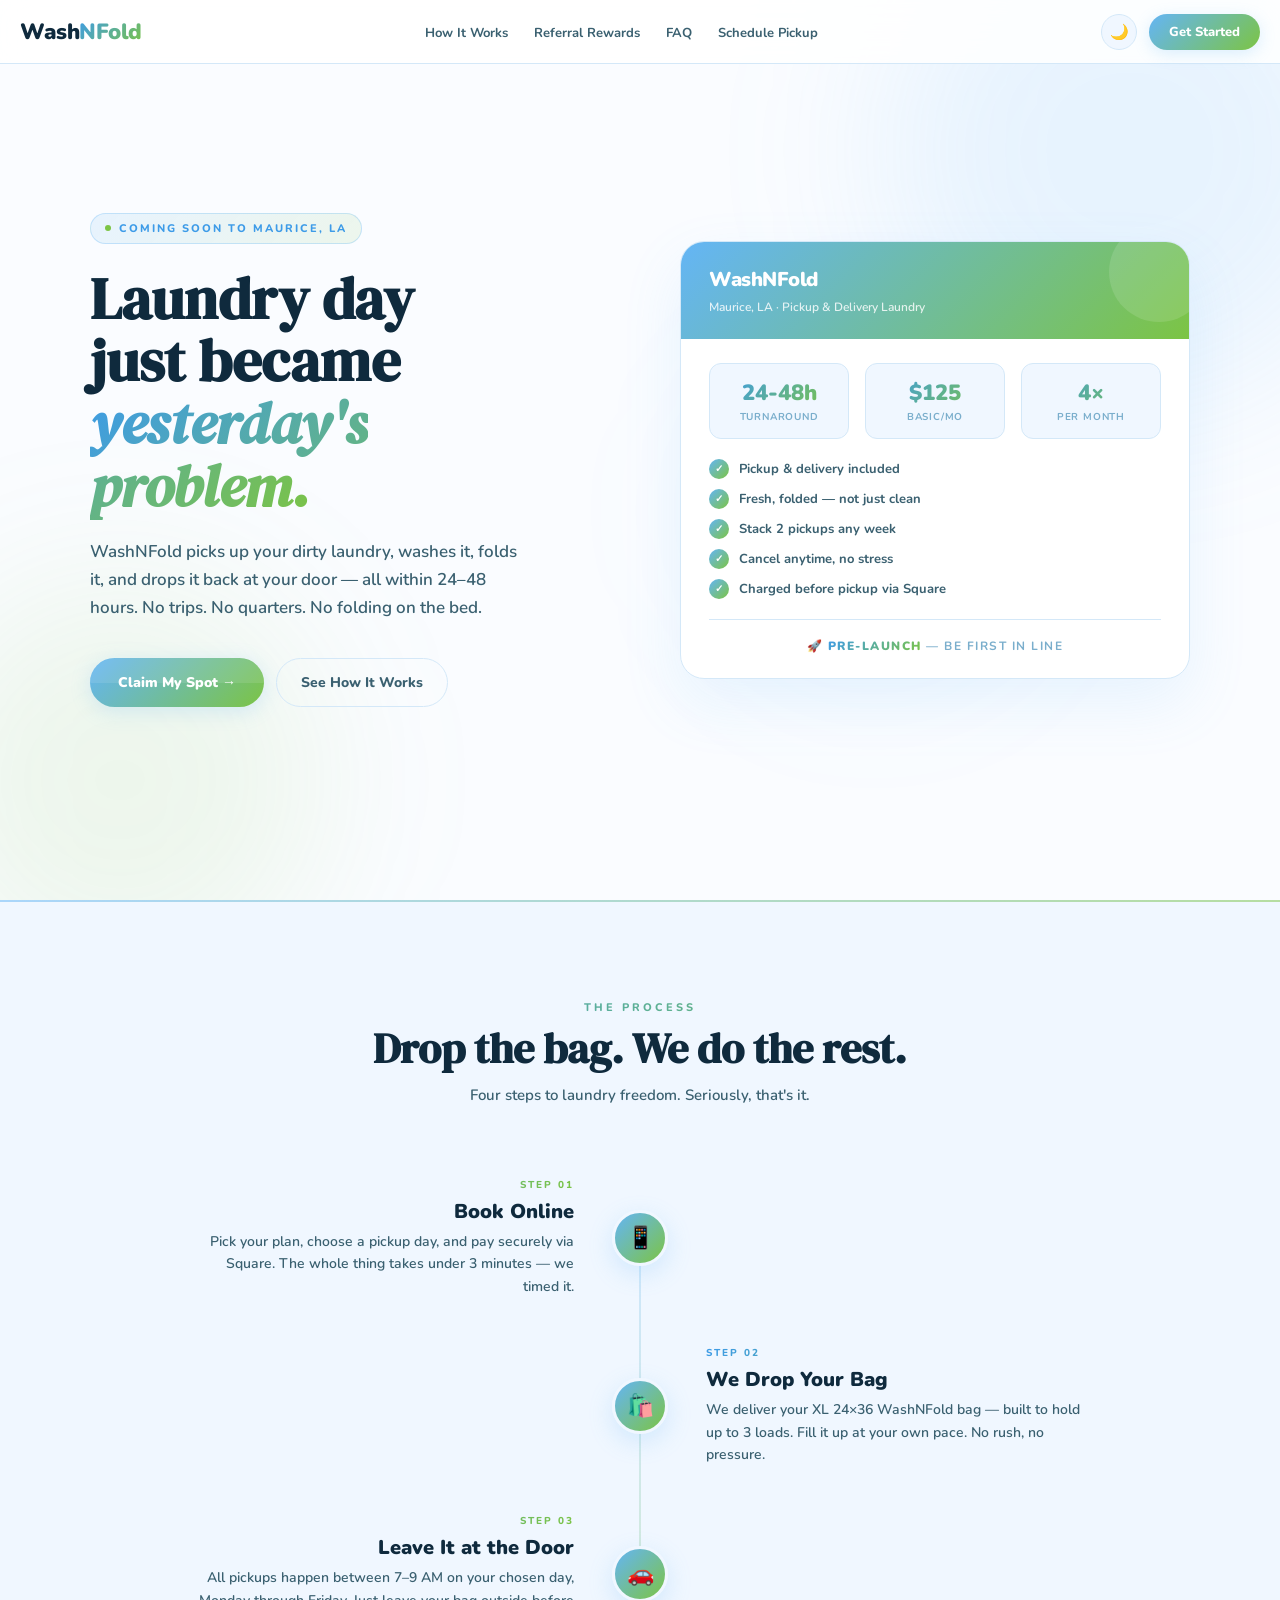
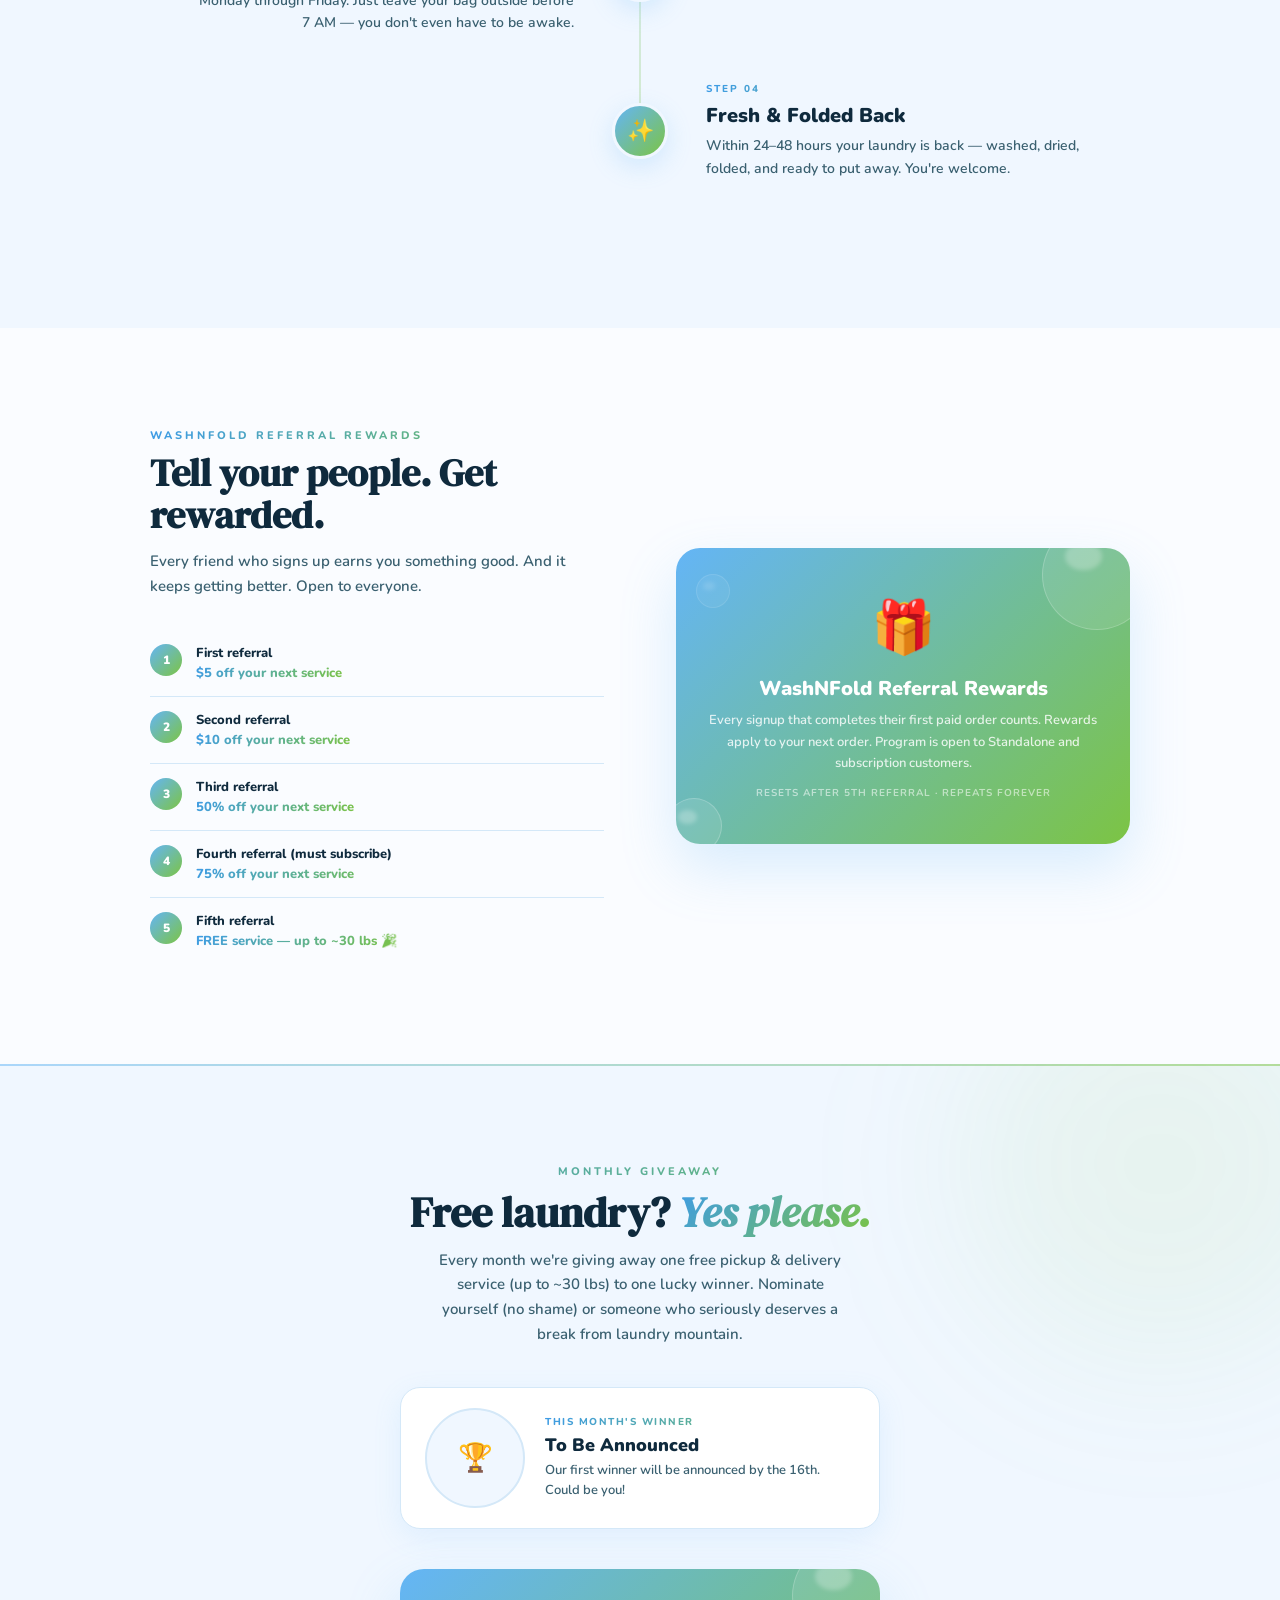
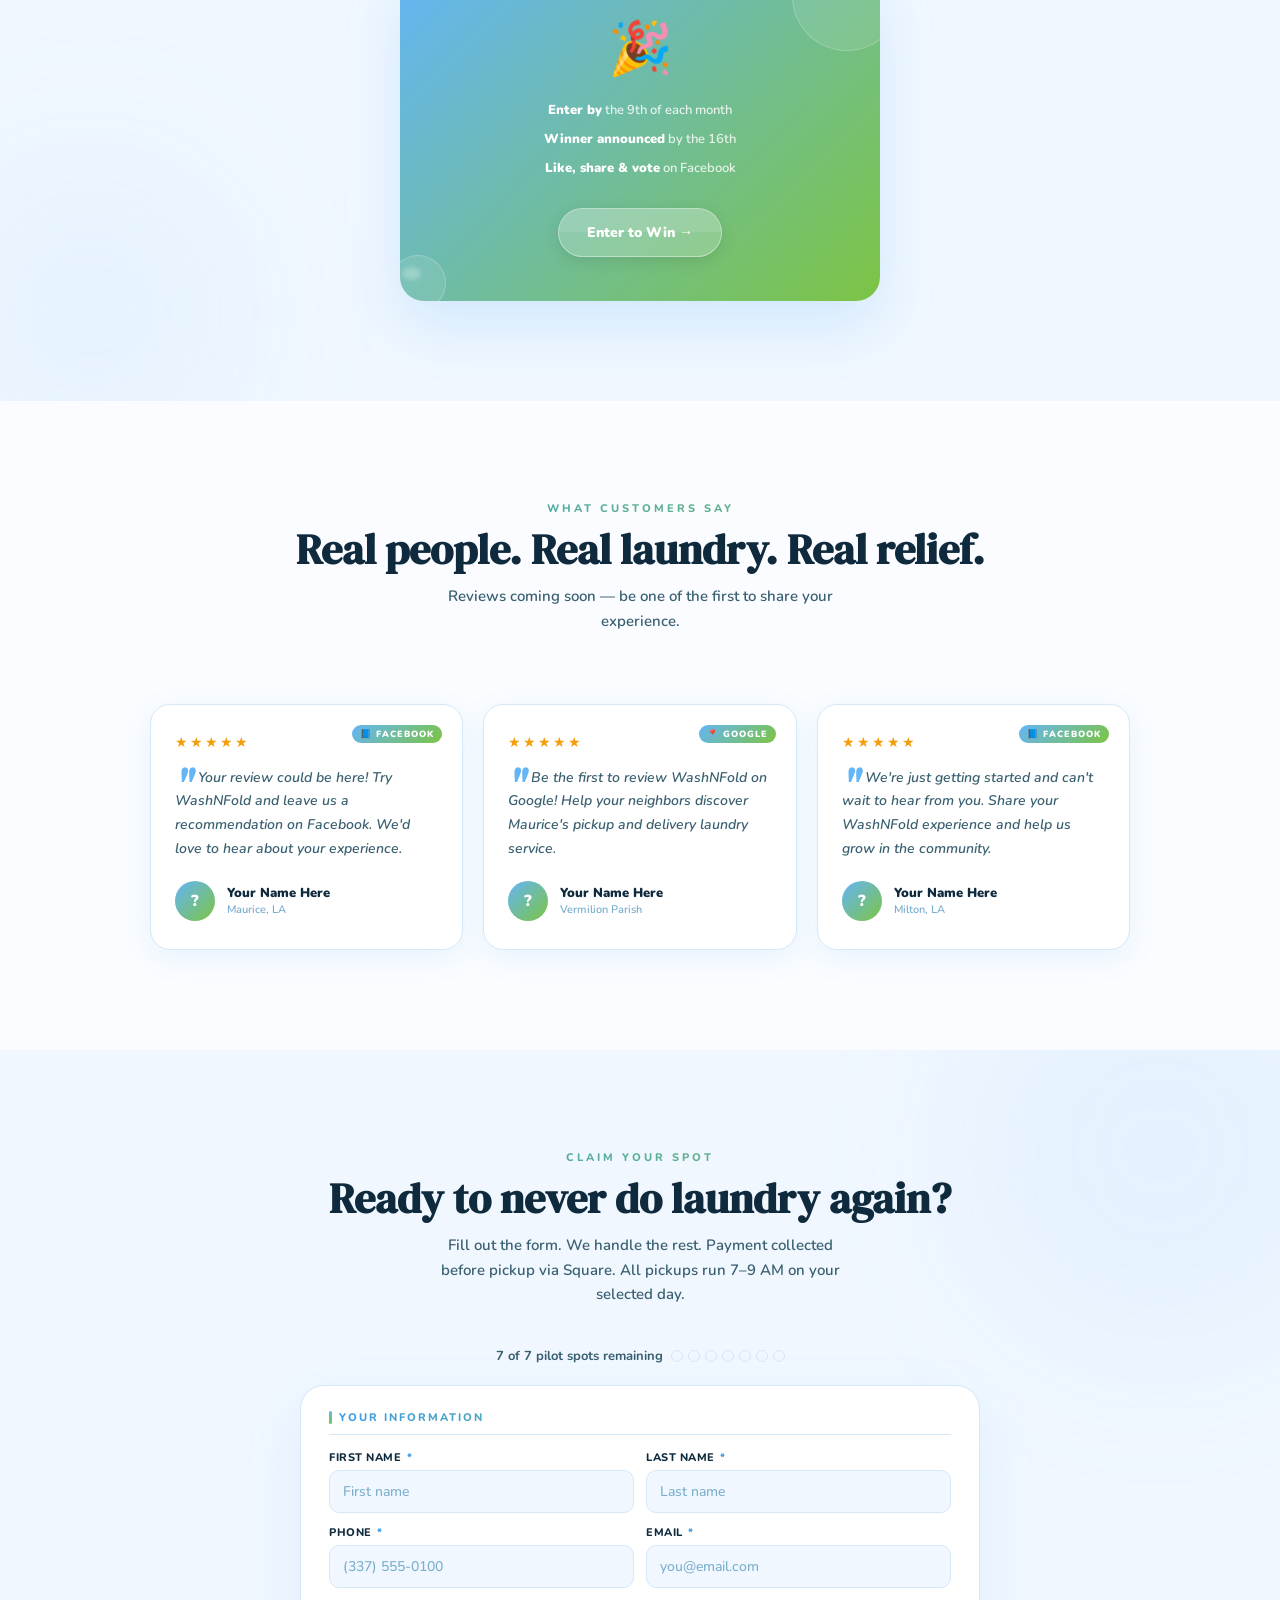
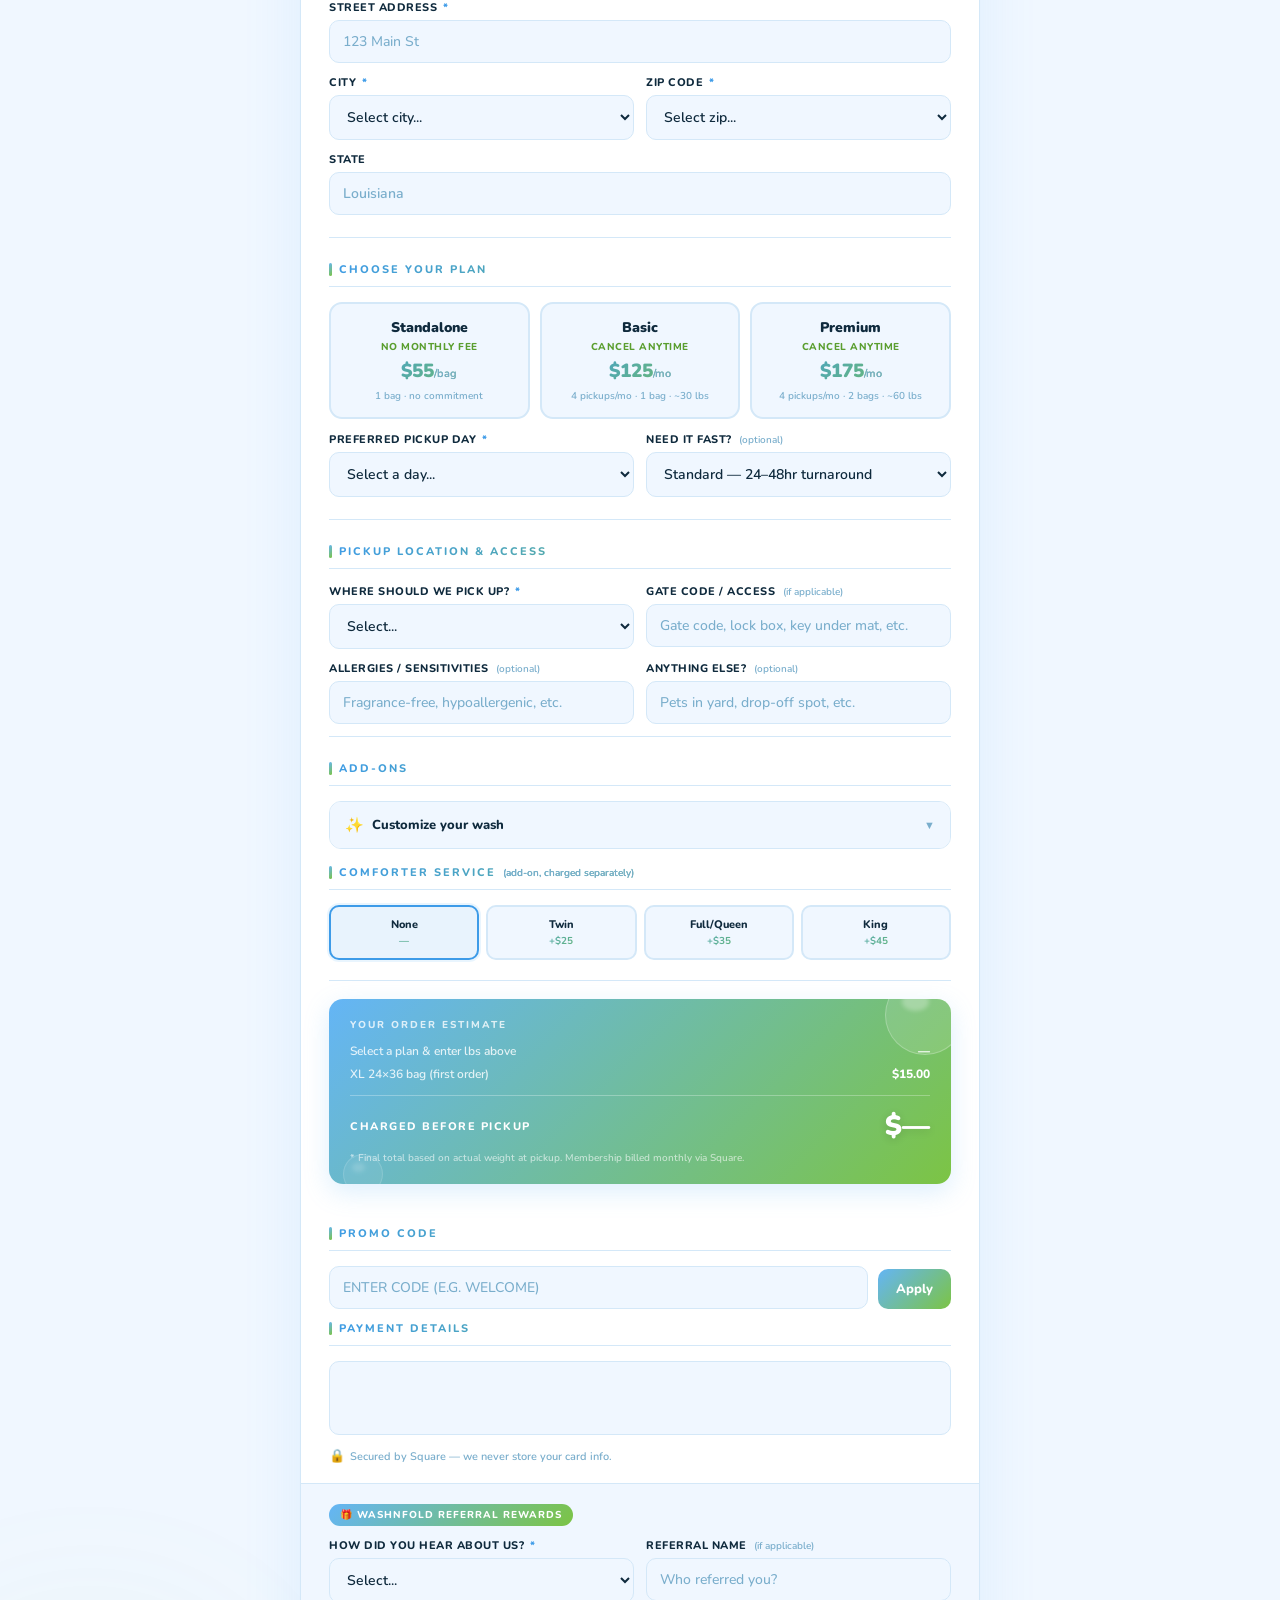
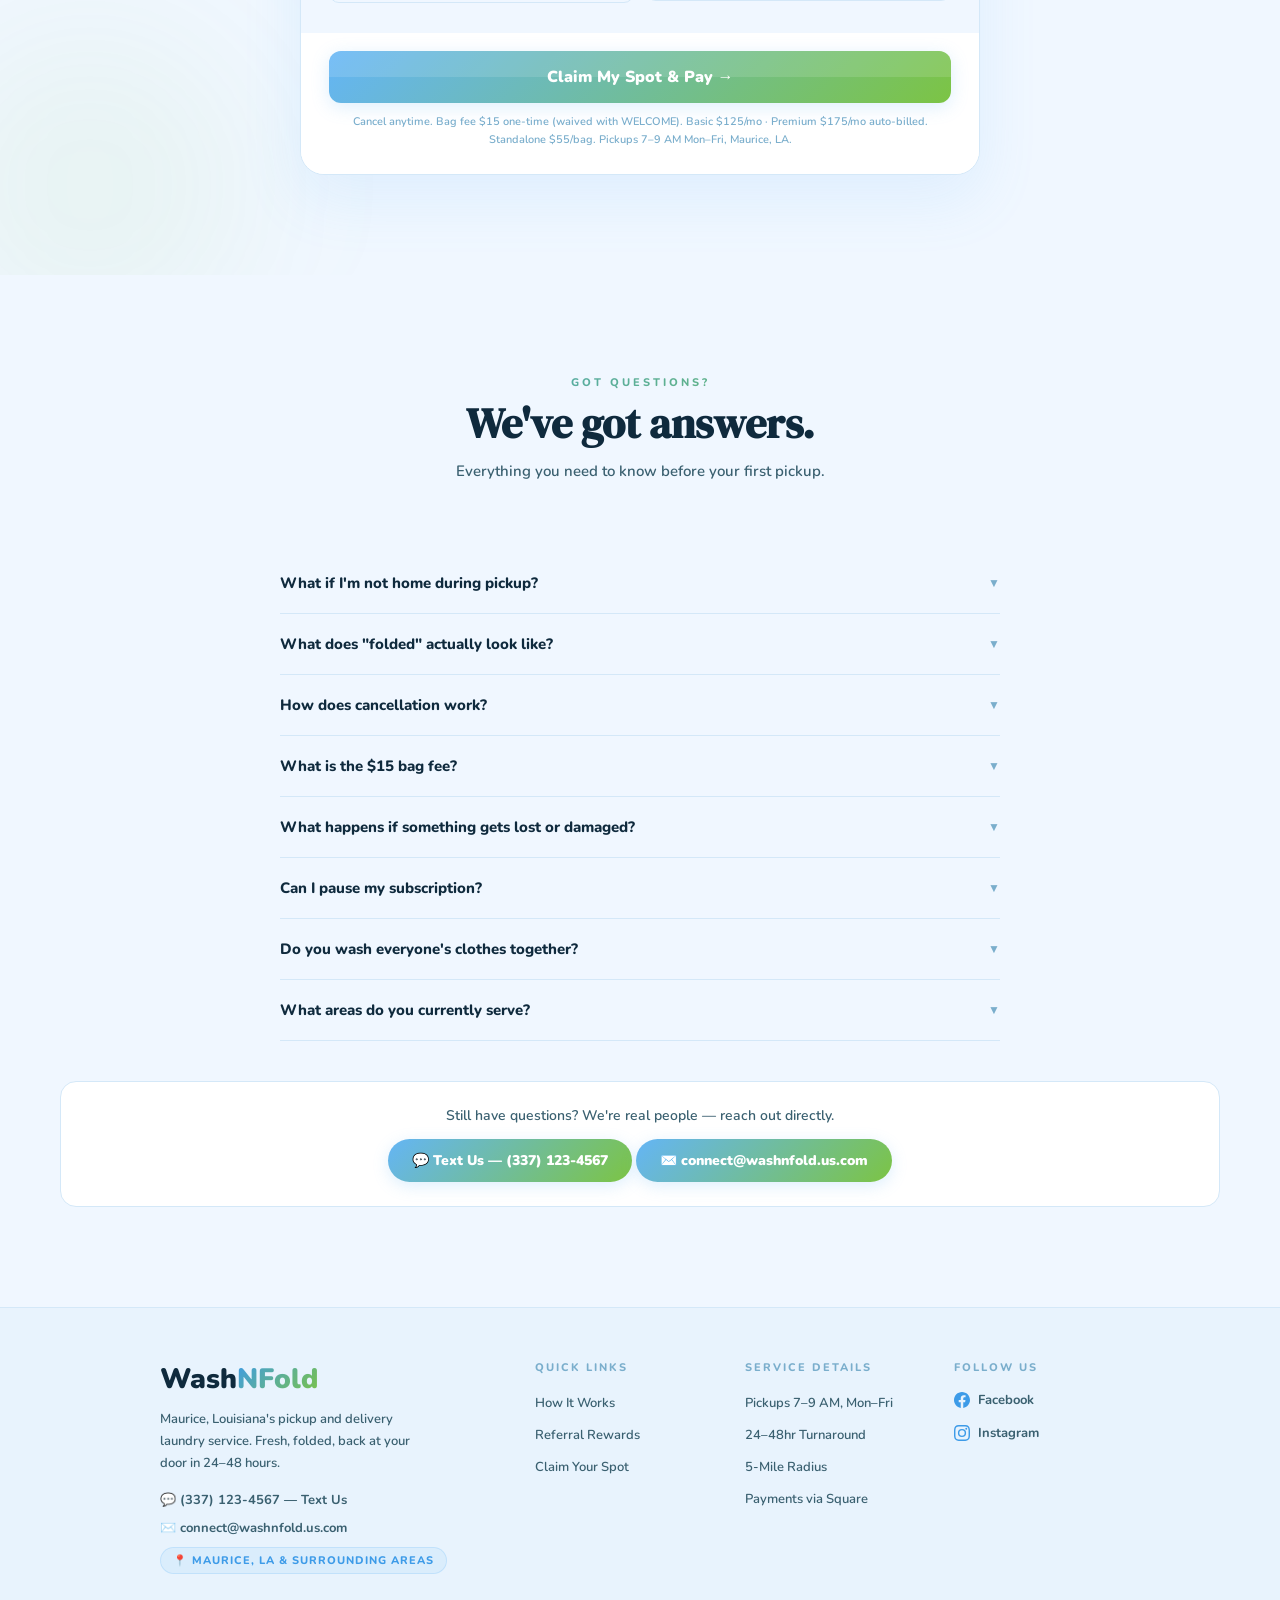
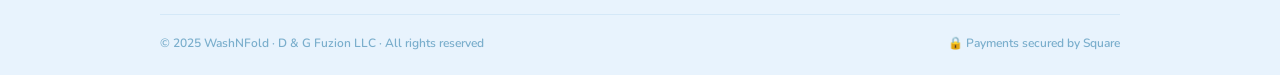
<file: index.html>
<!DOCTYPE html>
<html lang="en" data-theme="light">
<head>
  <meta charset="UTF-8">
  <meta name="viewport" content="width=device-width, initial-scale=1.0, viewport-fit=cover">
  <meta http-equiv="X-UA-Compatible" content="IE=edge">

  <!-- ── PRIMARY SEO ── -->
  <title>WashNFold | Laundry Pickup & Delivery Service — Maurice, LA</title>
  <meta name="description" content="WashNFold is Maurice, Louisiana's pickup and delivery laundry service. We pick up, wash, fold, and return your laundry in 24–48 hours. Serving Maurice, Milton, and south Lafayette.">
  <meta name="keywords" content="laundry pickup delivery Maurice LA, wash and fold Maurice Louisiana, laundry service Milton LA, laundry delivery Lafayette LA, WashNFold, pickup laundry near me">
  <meta name="robots" content="index, follow">
  <meta name="author" content="WashNFold — D & G Fuzion LLC">
  <link rel="canonical" href="https://www.washnfold.com/">

  <!-- ── OPEN GRAPH (Facebook, LinkedIn) ── -->
  <meta property="og:type" content="website">
  <meta property="og:url" content="https://www.washnfold.com/">
  <meta property="og:title" content="WashNFold | Laundry Pickup & Delivery — Maurice, LA">
  <meta property="og:description" content="Fresh, folded laundry back at your door in 24–48 hours. WashNFold serves Maurice, Milton, and south Lafayette. No trips. No quarters. No folding.">
  <meta property="og:image" content="https://www.washnfold.com/og-image.png">
  <meta property="og:image:width" content="1200">
  <meta property="og:image:height" content="630">
  <meta property="og:site_name" content="WashNFold">
  <meta property="og:locale" content="en_US">

  <!-- ── TWITTER CARD ── -->
  <meta name="twitter:card" content="summary_large_image">
  <meta name="twitter:title" content="WashNFold | Laundry Pickup & Delivery — Maurice, LA">
  <meta name="twitter:description" content="Fresh, folded laundry back at your door in 24–48 hours. Serving Maurice & Vermilion Parish, Louisiana.">
  <meta name="twitter:image" content="https://www.washnfold.com/og-image.png">

  <!-- ── LOCAL BUSINESS SCHEMA ── -->
  <script type="application/ld+json">
    {
      "@context": "https://schema.org",
      "@type": "LocalBusiness",
      "name": "WashNFold",
      "description": "Pickup and delivery laundry service serving Maurice, Milton, and south Lafayette, Louisiana. We pick up, wash, fold, and return your laundry in 24–48 hours.",
      "url": "https://www.washnfold.com",
      "telephone": "",
      "email": "connect@washnfold.us.com",
      "address": {
        "@type": "PostalAddress",
        "addressLocality": "Maurice",
        "addressRegion": "LA",
        "postalCode": "70555",
        "addressCountry": "US"
      },
      "geo": {
        "@type": "GeoCoordinates",
        "latitude": 29.9927,
        "longitude": -92.0871
      },
      "areaServed": [
        {"@type": "City", "name": "Maurice", "containedInPlace": {"@type": "State", "name": "Louisiana"}},
        {"@type": "City", "name": "Milton", "containedInPlace": {"@type": "State", "name": "Louisiana"}},
        {"@type": "City", "name": "Lafayette", "containedInPlace": {"@type": "State", "name": "Louisiana"}}
      ],
      "serviceType": ["Laundry Pickup and Delivery", "Wash and Fold Service", "Same Day Laundry Service"],
      "priceRange": "$$",
      "openingHoursSpecification": {
        "@type": "OpeningHoursSpecification",
        "dayOfWeek": ["Monday","Tuesday","Wednesday","Thursday","Friday"],
        "opens": "07:00",
        "closes": "09:00"
      },
      "sameAs": [
        "https://www.facebook.com/WashnFoldMaurice/",
        "https://www.instagram.com/washnfold"
      ],
      "founder": {
        "@type": "Person",
        "name": "DeAnna",
        "worksFor": {"@type": "Organization", "name": "D & G Fuzion LLC"}
      }
    }
  </script>

  <!-- ── SERVICE SCHEMA ── -->
  <script type="application/ld+json">
    {
      "@context": "https://schema.org",
      "@type": "Service",
      "serviceType": "Laundry Pickup and Delivery",
      "provider": {"@type": "LocalBusiness", "name": "WashNFold"},
      "areaServed": {"@type": "County", "name": "Vermilion Parish"},
      "offers": [
        {"@type": "Offer", "name": "Standalone", "price": "55.00", "priceCurrency": "USD", "description": "One bag, on-demand laundry pickup and delivery"},
        {"@type": "Offer", "name": "Basic Subscription", "price": "125.00", "priceCurrency": "USD", "description": "Monthly subscription — 4 pickups per month, 1 bag"},
        {"@type": "Offer", "name": "Premium Subscription", "price": "175.00", "priceCurrency": "USD", "description": "Monthly subscription — 4 pickups per month, 2 bags"}
      ]
    }
  </script>

  <!-- ── FAVICON ── -->
  <link rel="icon" type="image/svg+xml" href="favicon.svg">
  <link rel="apple-touch-icon" sizes="180x180" href="/apple-touch-icon.png">
  <link rel="icon" type="image/png" sizes="32x32" href="/favicon-32x32.png">
  <link rel="manifest" href="manifest.json">
  <meta name="theme-color" content="#64B5F6">

  <!-- ── PERFORMANCE ── -->
  <link rel="preconnect" href="https://fonts.googleapis.com">
  <link rel="preconnect" href="https://fonts.gstatic.com" crossorigin>
  <link rel="dns-prefetch" href="https://sandbox.web.squarecdn.com">
  <link href="https://fonts.googleapis.com/css2?family=Nunito:wght@400;600;700;800;900&family=DM+Serif+Display:ital@0;1&display=swap" rel="stylesheet">
  <script type="application/javascript" src="https://sandbox.web.squarecdn.com/v1/square.js" defer></script>
  <style>
    /* ─── TOKENS ─── */
    :root {
      --blue: #64B5F6;
      --blue-mid: #3d9be8;
      --green: #7CC444;
      --green-bright: #8ee82a;
      --green-light: #c6f56a;
      --green-dark: #5a9e2f;

      /* Light mode */
      --bg: #fafcff;
      --bg2: #f0f7ff;
      --bg3: #e8f3fd;
      --surface: #ffffff;
      --surface2: #f4f9ff;
      --border: #d4e8f8;
      --text: #0f2a3d;
      --text2: #3a6070;
      --text3: #7aaecc;
      --shadow: rgba(100,181,246,0.12);
      --shadow-strong: rgba(100,181,246,0.22);

      --grad: linear-gradient(135deg, var(--blue), var(--green));
      --grad-text: linear-gradient(135deg, var(--blue-mid), var(--green));
    }

    [data-theme="dark"] {
      --bg: #0a1520;
      --bg2: #0e1e2e;
      --bg3: #122030;
      --surface: #142030;
      --surface2: #1a2840;
      --border: #1e3550;
      --text: #e8f4ff;
      --text2: #8ab8d4;
      --text3: #4a7a9a;
      --shadow: rgba(0,0,0,0.3);
      --shadow-strong: rgba(0,0,0,0.5);
    }

    * { box-sizing: border-box; margin: 0; padding: 0; -webkit-tap-highlight-color: transparent; }
    html { scroll-behavior: smooth; -webkit-text-size-adjust: 100%; text-size-adjust: 100%; }
    body {
      font-family: 'Nunito', sans-serif;
      background: var(--bg);
      color: var(--text);
      overflow-x: hidden;
      transition: background 0.3s, color 0.3s;
      -webkit-font-smoothing: antialiased;
      -moz-osx-font-smoothing: grayscale;
    }

    /* ─── NAV ─── */
    nav {
      position: fixed; top: 0; left: 0; right: 0; z-index: 100;
      height: 64px; padding: 0 40px;
      display: flex; align-items: center; justify-content: space-between;
      background: rgba(255,255,255,0.85);
      backdrop-filter: blur(16px);
      border-bottom: 1px solid var(--border);
      transition: background 0.3s, border-color 0.3s;
    }
    [data-theme="dark"] nav {
      background: rgba(10,21,32,0.9);
    }
    .nav-logo { font-size: 22px; font-weight: 900; text-decoration: none; letter-spacing: -0.5px; }
    .nav-logo .w { color: var(--text); }
    .nav-logo .n { background: var(--grad-text); -webkit-background-clip: text; -webkit-text-fill-color: transparent; background-clip: text; }
    .nav-links { display: flex; align-items: center; gap: 26px; list-style: none; }
    .nav-links a { color: var(--text2); text-decoration: none; font-size: 13px; font-weight: 700; transition: color 0.2s; }
    .nav-links a:hover { color: var(--blue-mid); }
    .nav-right { display: flex; align-items: center; gap: 12px; }
    .nav-cta {
      background: var(--grad); color: #fff !important;
      padding: 9px 20px; border-radius: 30px;
      font-weight: 800 !important; font-size: 13px;
      text-decoration: none; transition: all 0.2s;
      box-shadow: 0 4px 16px var(--shadow-strong);
    }
    .nav-cta:hover { transform: translateY(-1px); box-shadow: 0 8px 24px var(--shadow-strong); }
    .theme-toggle {
      width: 36px; height: 36px; border-radius: 50%;
      background: var(--bg2); border: 1.5px solid var(--border);
      cursor: pointer; display: flex; align-items: center; justify-content: center;
      font-size: 15px; transition: all 0.2s; color: var(--text);
    }
    .theme-toggle:hover { background: var(--bg3); transform: scale(1.05); }
    .hamburger { display: none; flex-direction: column; gap: 5px; cursor: pointer; background: none; border: none; }
    .hamburger span { display: block; width: 22px; height: 2px; background: var(--text); border-radius: 2px; transition: all 0.3s; }
    .mobile-menu {
      display: none; position: fixed; top: 64px; left: 0; right: 0; z-index: 99;
      background: var(--surface); border-bottom: 1px solid var(--border);
      padding: 18px 28px;
    }
    .mobile-menu.open { display: block; }
    .mobile-menu a { display: block; color: var(--text2); text-decoration: none; font-size: 15px; font-weight: 700; padding: 11px 0; border-bottom: 1px solid var(--border); }
    .mobile-menu a:last-child { border: none; color: var(--blue-mid); }

    /* ─── HERO ─── */
    .hero {
      min-height: 100vh;
      background: var(--bg);
      display: flex; align-items: center;
      padding: 100px 60px 80px;
      position: relative; overflow: hidden;
    }
    /* Soft orbs */
    .hero-orb {
      position: absolute; border-radius: 50%;
      filter: blur(80px); pointer-events: none;
    }
    .orb1 { width: 500px; height: 500px; top: -100px; right: -100px; background: rgba(100,181,246,0.12); }
    .orb2 { width: 400px; height: 400px; bottom: -80px; left: -80px; background: rgba(124,196,68,0.1); }
    .orb3 { width: 300px; height: 300px; top: 40%; right: 20%; background: rgba(100,181,246,0.07); }
    [data-theme="dark"] .orb1 { background: rgba(100,181,246,0.08); }
    [data-theme="dark"] .orb2 { background: rgba(124,196,68,0.07); }

    .hero-inner { position: relative; z-index: 1; max-width: 1100px; margin: 0 auto; width: 100%; display: grid; grid-template-columns: 1fr 1fr; gap: 80px; align-items: center; }

    .hero-left {}
    .launch-pill {
      display: inline-flex; align-items: center; gap: 8px;
      background: linear-gradient(135deg, rgba(100,181,246,0.12), rgba(124,196,68,0.1));
      border: 1px solid rgba(100,181,246,0.3);
      color: var(--blue-mid); font-size: 11px; font-weight: 800;
      text-transform: uppercase; letter-spacing: 2px;
      padding: 7px 14px; border-radius: 30px; margin-bottom: 24px;
      animation: fadeUp 0.6s ease both;
    }
    .launch-pill .dot { width: 6px; height: 6px; background: var(--green); border-radius: 50%; animation: pulse 2s infinite; }
    @keyframes pulse { 0%,100%{opacity:1;transform:scale(1)} 50%{opacity:0.4;transform:scale(1.5)} }

    .hero-title {
      font-family: 'DM Serif Display', serif;
      font-size: 58px; line-height: 1.08;
      color: var(--text); margin-bottom: 20px;
      animation: fadeUp 0.7s ease 0.1s both;
    }
    .hero-title em { font-style: italic; background: var(--grad-text); -webkit-background-clip: text; -webkit-text-fill-color: transparent; background-clip: text; }

    .hero-sub {
      font-size: 17px; color: var(--text2); font-weight: 600; line-height: 1.65;
      margin-bottom: 36px; max-width: 440px;
      animation: fadeUp 0.7s ease 0.18s both;
    }

    .hero-btns { display: flex; gap: 12px; flex-wrap: wrap; animation: fadeUp 0.7s ease 0.25s both; }
    .btn-grad {
      display: inline-flex; align-items: center; gap: 8px;
      background: var(--grad); color: #fff;
      text-decoration: none; padding: 14px 28px; border-radius: 50px;
      font-weight: 900; font-size: 14px; transition: all 0.2s;
      box-shadow: 0 4px 20px var(--shadow-strong); position: relative; overflow: hidden;
    }
    .btn-grad::before { content: ''; position: absolute; top:0;left:0;right:0;height:50%;background:rgba(255,255,255,0.1);border-radius:50px 50px 0 0; }
    .btn-grad span { position: relative; z-index: 1; }
    .btn-grad:hover { transform: translateY(-2px); box-shadow: 0 8px 28px var(--shadow-strong); }
    .btn-outline {
      display: inline-flex; align-items: center; gap: 8px;
      background: transparent; border: 1.5px solid var(--border);
      color: var(--text2); text-decoration: none; padding: 14px 24px;
      border-radius: 50px; font-weight: 800; font-size: 14px; transition: all 0.2s;
    }
    .btn-outline:hover { border-color: var(--blue); color: var(--blue-mid); background: rgba(100,181,246,0.06); }

    /* Hero visual — floating card */
    .hero-right { animation: fadeUp 0.8s ease 0.2s both; }
    .hero-card {
      background: var(--surface);
      border-radius: 24px;
      border: 1px solid var(--border);
      box-shadow: 0 24px 60px var(--shadow);
      overflow: hidden;
      position: relative;
    }
    .hc-header {
      background: var(--grad); padding: 24px 28px; position: relative; overflow: hidden;
    }
    .hc-header::after { content:''; position:absolute;top:-20px;right:-20px;width:100px;height:100px;background:rgba(255,255,255,0.12);border-radius:50% }
    .hc-logo { font-size: 20px; font-weight: 900; color: #fff; letter-spacing: -0.5px; margin-bottom: 6px; }
    .hc-tag { font-size: 12px; color: rgba(255,255,255,0.82); font-weight: 600; }
    .hc-body { padding: 24px 28px; }
    .hc-stat-row { display: flex; gap: 16px; margin-bottom: 20px; }
    .hc-stat { flex: 1; background: var(--bg2); border-radius: 12px; padding: 14px; text-align: center; border: 1px solid var(--border); }
    .hc-stat-n { font-size: 22px; font-weight: 900; background: var(--grad-text); -webkit-background-clip: text; -webkit-text-fill-color: transparent; background-clip: text; }
    .hc-stat-l { font-size: 10px; color: var(--text3); font-weight: 700; text-transform: uppercase; letter-spacing: 0.8px; margin-top: 2px; }
    .hc-features { display: flex; flex-direction: column; gap: 10px; }
    .hc-feat { display: flex; align-items: center; gap: 10px; font-size: 13px; color: var(--text2); font-weight: 700; }
    .hc-feat::before { content: '✓'; width: 20px; height: 20px; background: var(--grad); border-radius: 50%; display: flex; align-items: center; justify-content: center; font-size: 10px; color: #fff; font-weight: 900; flex-shrink: 0; }
    .hc-bottom { margin-top: 20px; padding-top: 18px; border-top: 1px solid var(--border); }
    .hc-coming { font-size: 12px; color: var(--text3); font-weight: 700; text-align: center; text-transform: uppercase; letter-spacing: 1.5px; }
    .hc-coming span { background: var(--grad-text); -webkit-background-clip: text; -webkit-text-fill-color: transparent; background-clip: text; font-weight: 900; }

    /* ─── HOW IT WORKS – ANIMATED TIMELINE ─── */
    .how {
      padding: 100px 60px;
      background: var(--bg2);
      position: relative; overflow: hidden;
    }
    .how::before { content:'';position:absolute;top:0;left:0;right:0;height:2px;background:var(--grad);opacity:0.5 }
    .section-eyebrow {
      font-size: 11px; font-weight: 800; text-transform: uppercase; letter-spacing: 3px;
      background: var(--grad-text); -webkit-background-clip: text; -webkit-text-fill-color: transparent;
      background-clip: text; text-align: center; margin-bottom: 10px;
    }
    .section-title {
      font-family: 'DM Serif Display', serif;
      font-size: 42px; color: var(--text); text-align: center;
      margin-bottom: 12px; line-height: 1.1;
    }
    .section-sub { font-size: 15px; color: var(--text2); text-align: center; font-weight: 600; max-width: 420px; margin: 0 auto 70px; line-height: 1.65; }

    /* Timeline */
    .timeline {
      max-width: 900px; margin: 0 auto;
      position: relative;
    }

    /* Vertical connector line */
    .timeline::before {
      content: '';
      position: absolute;
      left: 50%;
      top: 60px;
      bottom: 60px;
      width: 2px;
      background: linear-gradient(180deg, var(--blue), var(--green));
      transform: translateX(-50%);
      opacity: 0.25;
    }

    .timeline-step {
      display: grid;
      grid-template-columns: 1fr 60px 1fr;
      align-items: center;
      gap: 0;
      margin-bottom: 48px;
      opacity: 0;
      transform: translateY(30px);
      transition: opacity 0.7s ease, transform 0.7s ease;
    }
    .timeline-step.visible { opacity: 1; transform: translateY(0); }

    .timeline-step:nth-child(odd) .ts-content { grid-column: 1; text-align: right; padding-right: 36px; }
    .timeline-step:nth-child(odd) .ts-empty { grid-column: 3; }
    .timeline-step:nth-child(even) .ts-content { grid-column: 3; text-align: left; padding-left: 36px; }
    .timeline-step:nth-child(even) .ts-empty { grid-column: 1; }
    .ts-node { grid-column: 2; display: flex; justify-content: center; }

    .ts-dot {
      width: 56px; height: 56px; border-radius: 50%;
      background: var(--grad); display: flex; align-items: center; justify-content: center;
      font-size: 22px; box-shadow: 0 8px 24px var(--shadow-strong);
      position: relative; z-index: 1;
      border: 3px solid var(--bg2);
      transition: transform 0.3s;
    }
    .timeline-step:hover .ts-dot { transform: scale(1.1); }

    .ts-content {}
    .ts-num {
      font-size: 10px; font-weight: 800; text-transform: uppercase; letter-spacing: 2px;
      background: var(--grad-text); -webkit-background-clip: text; -webkit-text-fill-color: transparent;
      background-clip: text; margin-bottom: 6px;
    }
    .ts-title { font-size: 20px; font-weight: 900; color: var(--text); margin-bottom: 6px; }
    .ts-desc { font-size: 14px; color: var(--text2); font-weight: 600; line-height: 1.6; }

    /* Mobile timeline */
    @media(max-width:700px) {
      .timeline::before { left: 28px; }
      .timeline-step { grid-template-columns: 56px 1fr; grid-template-rows: auto; gap: 0; }
      .timeline-step:nth-child(odd) .ts-content,
      .timeline-step:nth-child(even) .ts-content { grid-column: 2; text-align: left; padding-left: 20px; padding-right: 0; }
      .ts-node { grid-column: 1; grid-row: 1; }
      .ts-empty { display: none; }
    }

    /* ─── REFERRAL ─── */
    .referral {
      padding: 100px 60px;
      background: var(--bg);
    }
    .ref-inner { max-width: 980px; margin: 0 auto; display: grid; grid-template-columns: 1fr 1fr; gap: 72px; align-items: center; }
    .ref-left .section-eyebrow { text-align: left; }
    .ref-left .section-title { text-align: left; font-size: 38px; }
    .ref-left .section-sub { text-align: left; margin-left: 0; margin-bottom: 32px; }
    .ref-steps { display: flex; flex-direction: column; }
    .ref-step { display: flex; gap: 14px; align-items: flex-start; padding: 14px 0; border-bottom: 1px solid var(--border); }
    .ref-step:last-child { border-bottom: none; }
    .ref-num { width: 32px; height: 32px; border-radius: 50%; background: var(--grad); display: flex; align-items: center; justify-content: center; font-size: 12px; font-weight: 900; color: #fff; flex-shrink: 0; }
    .ref-t { font-size: 13px; font-weight: 800; color: var(--text); margin-bottom: 2px; }
    .ref-r { font-size: 13px; background: var(--grad-text); -webkit-background-clip: text; -webkit-text-fill-color: transparent; background-clip: text; font-weight: 800; }

    .ref-card {
      background: var(--grad); border-radius: 24px;
      padding: 44px 32px; text-align: center; position: relative; overflow: hidden;
      box-shadow: 0 24px 56px var(--shadow-strong);
    }
    .rcb { position: absolute; border-radius: 50%; background: rgba(255,255,255,0.1); border: 1px solid rgba(255,255,255,0.2); }
    .rcb::after { content:'';position:absolute;top:20%;left:20%;width:35%;height:25%;background:rgba(255,255,255,0.25);border-radius:50%;filter:blur(2px) }
    .rcb1 { width:110px;height:110px;top:-28px;right:-22px }
    .rcb2 { width:56px;height:56px;bottom:-10px;left:-10px }
    .rcb3 { width:34px;height:34px;top:26px;left:20px;opacity:0.55 }
    .ref-icon { font-size: 52px; margin-bottom: 12px; position: relative; z-index: 1; }
    .ref-ct { font-size: 20px; font-weight: 900; color: #fff; margin-bottom: 8px; position: relative; z-index: 1; }
    .ref-cs { font-size: 13px; color: rgba(255,255,255,0.82); font-weight: 600; line-height: 1.65; position: relative; z-index: 1; }
    .ref-reset { margin-top: 12px; font-size: 10px; color: rgba(255,255,255,0.55); font-weight: 700; text-transform: uppercase; letter-spacing: 1px; position: relative; z-index: 1; }

    /* ─── BOOKING ─── */
    .booking {
      padding: 100px 60px;
      background: var(--bg2);
      position: relative; overflow: hidden;
    }
    .booking-orb1 { position: absolute; width: 400px; height: 400px; top: -100px; right: -80px; background: rgba(100,181,246,0.08); border-radius: 50%; filter: blur(80px); pointer-events: none; }
    .booking-orb2 { position: absolute; width: 300px; height: 300px; bottom: -60px; left: -60px; background: rgba(124,196,68,0.07); border-radius: 50%; filter: blur(80px); pointer-events: none; }
    .booking .section-sub { margin-bottom: 40px; }

    /* Form card */
    .form-card {
      max-width: 680px; margin: 0 auto; position: relative; z-index: 1;
      background: var(--surface);
      border: 1px solid var(--border);
      border-radius: 24px; overflow: hidden;
      box-shadow: 0 24px 60px var(--shadow);
    }
    .fs { padding: 24px 28px 0; position: relative; z-index: 1; }
    .fs-lbl {
      font-size: 11px; font-weight: 800; text-transform: uppercase; letter-spacing: 2px;
      background: var(--grad-text); -webkit-background-clip: text; -webkit-text-fill-color: transparent;
      background-clip: text; margin-bottom: 15px; padding-bottom: 9px;
      border-bottom: 1.5px solid var(--border);
      display: flex; align-items: center; gap: 7px;
    }
    .fs-lbl::before { content:'';width:3px;height:13px;background:var(--grad);border-radius:2px;flex-shrink:0 }
    .fdiv { height: 1px; background: var(--border); margin: 6px 28px 0; }
    .frow { display: grid; grid-template-columns: 1fr 1fr; gap: 12px; margin-bottom: 12px; }
    .frow.s { grid-template-columns: 1fr; }
    .ff { display: flex; flex-direction: column; gap: 5px; }
    .fl { font-size: 11px; font-weight: 800; color: var(--text); letter-spacing: 0.5px; text-transform: uppercase; }
    .fl .r { color: var(--blue-mid); margin-left: 2px; }
    .fl .o { color: var(--text3); font-weight: 600; text-transform: none; font-size: 10px; letter-spacing: 0; margin-left: 4px; }
    input[type=text],input[type=email],input[type=tel],input[type=number],select,textarea {
      width:100%;padding:11px 13px;border:1.5px solid var(--border);border-radius:10px;
      font-family:'Nunito',sans-serif;font-size:14px;font-weight:600;color:var(--text);
      background:var(--bg2);transition:all 0.2s;outline:none;appearance:none;
    }
    input:focus,select:focus,textarea:focus { border-color:var(--blue-mid);box-shadow:0 0 0 3px rgba(100,181,246,0.14);background:var(--surface) }
    input::placeholder,textarea::placeholder { color:var(--text3);font-weight:500 }
    select { -webkit-appearance:menulist;-moz-appearance:menulist;appearance:menulist;background-color:var(--bg2);cursor:pointer }
    textarea { resize:vertical;min-height:72px }

    /* Plan cards */
    .plan-cards { display:grid;grid-template-columns:repeat(3,1fr);gap:10px;margin-bottom:13px }
    .plan-card { border:2px solid var(--border);border-radius:13px;padding:14px 9px;cursor:pointer;transition:all 0.2s;position:relative;background:var(--bg2);text-align:center;overflow:hidden }
    .plan-card:hover { border-color:var(--blue);background:var(--bg3);transform:translateY(-2px);box-shadow:0 8px 20px var(--shadow) }
    .plan-card.sel { border-color:var(--blue-mid);background:var(--bg3);box-shadow:0 0 0 3px rgba(100,181,246,0.15) }
    .plan-card input[type=radio] { position:absolute;opacity:0;width:0;height:0 }
    .pc-n { font-weight:900;font-size:14px;color:var(--text);margin-bottom:3px }
    .pc-f { font-size:10px;color:var(--green-dark);font-weight:800;margin-bottom:4px;text-transform:uppercase;letter-spacing:0.5px }
    [data-theme="dark"] .pc-f { color: var(--green-light); }
    .pc-r { font-size:19px;font-weight:900;background:var(--grad-text);-webkit-background-clip:text;-webkit-text-fill-color:transparent;background-clip:text }
    .pc-r span { font-size:11px;font-weight:600;-webkit-text-fill-color:var(--text3) }
    .pc-d { font-size:10px;color:var(--text3);margin-top:5px;line-height:1.4;font-weight:600 }

    /* Pickup schedule notice */
    .pickup-notice {
      margin: 16px 0 8px;
      background: linear-gradient(135deg, rgba(100,181,246,0.08), rgba(124,196,68,0.06));
      border: 1.5px solid rgba(100,181,246,0.25);
      border-radius: 14px; padding: 18px 20px;
      animation: fadeUp 0.4s ease both;
    }
    .pn-header { display: flex; align-items: center; gap: 8px; margin-bottom: 10px; }
    .pn-icon { font-size: 18px; }
    .pn-title { font-size: 12px; font-weight: 800; text-transform: uppercase; letter-spacing: 1.5px; background: var(--grad-text); -webkit-background-clip: text; -webkit-text-fill-color: transparent; background-clip: text; }
    .pn-date { font-family: 'DM Serif Display', serif; font-size: 20px; color: var(--text); margin-bottom: 6px; }
    .pn-cutoff { font-size: 12px; color: var(--text2); font-weight: 700; margin-bottom: 14px; padding-bottom: 14px; border-bottom: 1px solid var(--border); }
    .pn-cutoff strong { color: #ef4444; }
    .pn-instructions { display: flex; flex-direction: column; gap: 10px; }
    .pn-step { display: flex; gap: 10px; align-items: flex-start; font-size: 13px; color: var(--text2); font-weight: 600; line-height: 1.55; }
    .pn-step strong { color: var(--text); }
    .pn-num { width: 22px; height: 22px; border-radius: 50%; background: var(--grad); display: flex; align-items: center; justify-content: center; font-size: 10px; font-weight: 900; color: #fff; flex-shrink: 0; }

    /* Addon accordion */
    .addon-accordion { margin-bottom: 13px; border: 1.5px solid var(--border); border-radius: 12px; overflow: hidden; }
    .addon-trigger {
      display: flex; align-items: center; justify-content: space-between;
      padding: 13px 15px; background: var(--bg2); cursor: pointer;
      font-size: 13px; font-weight: 800; color: var(--text);
      user-select: none; transition: background 0.2s;
    }
    .addon-trigger:hover { background: var(--bg3); }
    .addon-trigger .at-left { display: flex; align-items: center; gap: 8px; }
    .addon-trigger .at-icon { font-size: 15px; }
    .addon-trigger .at-badge {
      background: var(--grad); color: #fff;
      font-size: 10px; font-weight: 900; padding: 2px 8px; border-radius: 20px;
      display: none;
    }
    .addon-trigger .at-badge.show { display: inline; }
    .addon-chevron { font-size: 11px; color: var(--text3); transition: transform 0.3s; }
    .addon-accordion.open .addon-chevron { transform: rotate(180deg); }
    .addon-body { display: none; padding: 14px 15px; border-top: 1px solid var(--border); background: var(--surface); }
    .addon-accordion.open .addon-body { display: block; }
    .addon-list { display: flex; flex-direction: column; gap: 10px; }
    .addon-item {
      display: flex; align-items: center; gap: 10px;
      padding: 10px 12px; border-radius: 10px;
      border: 1.5px solid var(--border); background: var(--bg2);
      cursor: pointer; transition: all 0.2s; position: relative;
    }
    .addon-item input[type=checkbox] { position: absolute; opacity: 0; width: 0; height: 0; }
    .addon-item:hover { border-color: var(--blue); background: var(--bg3); }
    .addon-item.chk { border-color: var(--blue-mid); background: var(--bg3); box-shadow: 0 0 0 2px rgba(100,181,246,0.12); }
    .ai-chk { width: 20px; height: 20px; border: 2px solid var(--border); border-radius: 6px; display: flex; align-items: center; justify-content: center; flex-shrink: 0; transition: all 0.2s; background: var(--surface); }
    .addon-item.chk .ai-chk { background: var(--grad); border-color: transparent; }
    .ai-chk::after { content:'✓';font-size:11px;color:#fff;opacity:0;transition:opacity 0.15s;font-weight:900 }
    .addon-item.chk .ai-chk::after { opacity: 1; }
    .ai-info .ai-name { font-size: 13px; font-weight: 800; color: var(--text); }
    .ai-info .ai-price { font-size: 11px; font-weight: 700; background: var(--grad-text); -webkit-background-clip: text; -webkit-text-fill-color: transparent; background-clip: text; }
    /* Scent sub-selector */
    #scent-sel { margin-top: 10px; display: none; }

    /* Comforter */
    .comp-grid { display:grid;grid-template-columns:repeat(4,1fr);gap:7px;margin-bottom:20px }
    .comp-btn { border:2px solid var(--border);border-radius:10px;padding:10px 5px;cursor:pointer;text-align:center;transition:all 0.2s;background:var(--bg2);position:relative }
    .comp-btn input[type=radio] { position:absolute;opacity:0;width:0;height:0 }
    .comp-btn:hover { border-color:var(--blue);background:var(--bg3) }
    .comp-btn.sel { border-color:var(--blue-mid);background:var(--bg3);box-shadow:0 0 0 2px rgba(100,181,246,0.14) }
    .cs { display:block;font-size:11px;font-weight:800;color:var(--text) }
    .cp { display:block;font-size:10px;font-weight:700;background:var(--grad-text);-webkit-background-clip:text;-webkit-text-fill-color:transparent;background-clip:text;margin-top:2px }

    /* Price estimate */
    .price-est {
      margin: 18px 28px;
      background: var(--grad);
      border-radius: 14px; padding: 19px 21px; position: relative; overflow: hidden;
      box-shadow: 0 8px 26px var(--shadow-strong);
    }
    .pe-b { position:absolute;border-radius:50%;background:rgba(255,255,255,0.12);border:1px solid rgba(255,255,255,0.24) }
    .pe-b::after { content:'';position:absolute;top:20%;left:20%;width:35%;height:25%;background:rgba(255,255,255,0.28);border-radius:50%;filter:blur(2px) }
    .peb1 { width:80px;height:80px;top:-24px;right:-14px }
    .peb2 { width:40px;height:40px;bottom:-10px;left:14px;opacity:0.6 }
    .pe-lbl { font-size:10px;font-weight:800;text-transform:uppercase;letter-spacing:2px;color:rgba(255,255,255,0.78);margin-bottom:11px;position:relative;z-index:1 }
    .pe-rows { display:flex;flex-direction:column;gap:7px;margin-bottom:13px;position:relative;z-index:1 }
    .pe-row { display:flex;justify-content:space-between;align-items:center;font-size:12px;color:rgba(255,255,255,0.82);font-weight:600 }
    .pe-val { font-weight:800;color:#fff }
    .pe-total { display:flex;justify-content:space-between;align-items:center;padding-top:11px;border-top:1px solid rgba(255,255,255,0.28);position:relative;z-index:1 }
    .pe-tl { font-size:11px;font-weight:800;color:#fff;text-transform:uppercase;letter-spacing:1.5px }
    .pe-ta { font-size:28px;font-weight:900;color:#fff;text-shadow:0 2px 8px rgba(0,0,0,0.14) }
    .pe-note { font-size:10px;color:rgba(255,255,255,0.6);margin-top:6px;font-weight:600;position:relative;z-index:1 }

    /* Promo */
    .promo-row { display:flex;gap:10px;margin-bottom:12px;align-items:flex-end }
    .promo-row .ff { flex:1 }
    .promo-apply { padding:11px 18px;background:var(--grad);color:#fff;border:none;border-radius:10px;font-family:'Nunito',sans-serif;font-size:13px;font-weight:800;cursor:pointer;transition:all 0.2s;white-space:nowrap;flex-shrink:0 }
    .promo-apply:hover { transform:translateY(-1px);box-shadow:0 4px 14px var(--shadow-strong) }
    .promo-ok { display:none;background:#d1fae5;border:1.5px solid #6ee7b7;border-radius:8px;padding:9px 13px;font-size:12px;font-weight:800;color:#065f46;margin-bottom:12px;align-items:center;gap:7px }
    .promo-ok.show { display:flex }
    .promo-err { display:none;background:#fee2e2;border:1.5px solid #fca5a5;border-radius:8px;padding:9px 13px;font-size:12px;font-weight:800;color:#991b1b;margin-bottom:12px;align-items:center;gap:7px }
    .promo-err.show { display:flex }
    .sq-card-wrap { background:var(--bg2);border:1.5px solid var(--border);border-radius:10px;padding:14px;margin-bottom:12px;min-height:52px }
    #card-container { min-height:44px }
    .sq-note { font-size:11px;color:var(--text3);font-weight:600;display:flex;align-items:center;gap:5px;margin-bottom:14px }
    .sq-note::before { content:'🔒';font-size:13px }
    .form-ref { background:var(--bg2);border-top:1.5px solid var(--border);padding:18px 28px;position:relative;z-index:1 }
    .form-ref-badge { display:inline-flex;align-items:center;gap:6px;background:var(--grad);color:#fff;font-size:10px;font-weight:800;text-transform:uppercase;letter-spacing:1px;padding:4px 11px;border-radius:20px;margin-bottom:12px }
    .form-submit { padding:18px 28px 26px;background:var(--surface);position:relative;z-index:1 }
    .submit-btn { width:100%;padding:15px;background:var(--grad);color:#fff;border:none;border-radius:12px;font-family:'Nunito',sans-serif;font-size:16px;font-weight:900;cursor:pointer;transition:all 0.2s;position:relative;overflow:hidden;box-shadow:0 4px 18px var(--shadow-strong) }
    .submit-btn::before { content:'';position:absolute;top:0;left:0;right:0;height:50%;background:rgba(255,255,255,0.12);border-radius:12px 12px 0 0 }
    .submit-btn:hover { transform:translateY(-2px);box-shadow:0 8px 26px var(--shadow-strong) }
    .submit-btn:disabled { opacity:0.65;cursor:not-allowed;transform:none }
    .submit-btn span { position:relative;z-index:1 }
    .fine-print { text-align:center;font-size:11px;color:var(--text3);margin-top:10px;line-height:1.6;font-weight:600 }
    .success-msg { display:none;text-align:center;padding:48px 28px;background:var(--surface);position:relative;z-index:1 }
    .success-icon { width:64px;height:64px;background:var(--grad);border-radius:50%;display:flex;align-items:center;justify-content:center;margin:0 auto 14px;font-size:28px;box-shadow:0 8px 22px var(--shadow-strong) }
    .success-msg h3 { font-family:'DM Serif Display',serif;font-size:24px;color:var(--text);margin-bottom:8px }
    .success-msg p { color:var(--text2);font-size:14px;line-height:1.7;font-weight:600 }
    /* ─── CAPACITY BANNERS ─── */
    .capacity-banner{display:none;position:relative;z-index:1;margin:0 0 24px 0;border-radius:14px;padding:18px 22px;text-align:center;animation:fadeUp 0.5s ease both}
    .capacity-almost{background:linear-gradient(135deg,rgba(251,191,36,0.15),rgba(245,158,11,0.1));border:1.5px solid rgba(245,158,11,0.4)}
    .capacity-full{background:linear-gradient(135deg,rgba(100,181,246,0.12),rgba(124,196,68,0.1));border:1.5px solid rgba(100,181,246,0.35)}
    .cap-icon{font-size:28px;margin-bottom:8px}
    .cap-title{font-size:17px;font-weight:900;color:var(--text);margin-bottom:6px;font-family:'DM Serif Display',serif}
    .capacity-almost .cap-title{color:#92400E}
    [data-theme="dark"] .capacity-almost .cap-title{color:#FCD34D}
    .cap-sub{font-size:13px;color:var(--text2);font-weight:600;line-height:1.6}
    .cap-badge{display:inline-flex;align-items:center;gap:6px;margin-top:10px;background:var(--grad);color:#fff;font-size:10px;font-weight:800;text-transform:uppercase;letter-spacing:1.5px;padding:5px 14px;border-radius:20px}
    .waitlist-form{margin-top:16px;display:flex;gap:10px;max-width:420px;margin-left:auto;margin-right:auto}
    .waitlist-form input{flex:1;padding:11px 14px;border:1.5px solid var(--border);border-radius:10px;font-family:'Nunito',sans-serif;font-size:14px;font-weight:600;color:var(--text);background:var(--surface);outline:none}
    .waitlist-form input:focus{border-color:var(--blue);box-shadow:0 0 0 3px rgba(100,181,246,0.15)}
    .waitlist-btn{padding:11px 20px;background:var(--grad);color:#fff;border:none;border-radius:10px;font-family:'Nunito',sans-serif;font-size:13px;font-weight:900;cursor:pointer;white-space:nowrap;transition:all 0.2s;position:relative;overflow:hidden}
    .waitlist-btn::before{content:'';position:absolute;top:0;left:0;right:0;height:50%;background:rgba(255,255,255,0.12);border-radius:10px 10px 0 0}
    .waitlist-btn span{position:relative;z-index:1}
    .waitlist-btn:hover{transform:translateY(-1px);box-shadow:0 4px 14px var(--shadow-strong)}
    .waitlist-success{display:none;margin-top:12px;background:var(--grad);color:#fff;border-radius:10px;padding:12px 16px;font-size:13px;font-weight:700}
    .slots-counter{display:flex;align-items:center;justify-content:center;gap:8px;margin-bottom:20px;font-size:13px;font-weight:700;color:var(--text2);position:relative;z-index:1}
    .slots-dots{display:flex;gap:5px}
    .slot-dot{width:12px;height:12px;border-radius:50%;border:1.5px solid var(--border);background:var(--bg2);transition:all 0.3s}
    .slot-dot.filled{background:var(--grad);border-color:transparent;box-shadow:0 2px 6px var(--shadow-strong)}
    .slot-dot.last{background:linear-gradient(135deg,#f59e0b,#ef4444);border-color:transparent;animation:pulse 1.5s infinite}


    /* ─── FOOTER ─── */
    footer { background: var(--bg3); border-top: 1px solid var(--border); padding: 52px 60px 28px; }
    .foot-top { max-width: 960px; margin: 0 auto; display: grid; grid-template-columns: 2fr 1fr 1fr 1fr; gap: 44px; margin-bottom: 40px; }
    .foot-logo { font-size: 28px; font-weight: 900; margin-bottom: 10px; text-decoration: none; display: block; }
    .foot-logo .w { color: var(--text); }
    .foot-logo .n { background: var(--grad-text); -webkit-background-clip: text; -webkit-text-fill-color: transparent; background-clip: text; }
    .foot-tag { color: var(--text2); font-size: 13px; font-weight: 600; line-height: 1.7; max-width: 260px; margin-bottom: 16px; }
    .foot-area { display: inline-flex; align-items: center; gap: 6px; background: rgba(100,181,246,0.1); border: 1px solid rgba(100,181,246,0.22); color: var(--blue-mid); font-size: 11px; font-weight: 800; padding: 5px 12px; border-radius: 20px; text-transform: uppercase; letter-spacing: 1px; }
    .foot-col-t { font-size: 11px; font-weight: 800; text-transform: uppercase; letter-spacing: 2px; color: var(--text3); margin-bottom: 16px; }
    .foot-links { list-style: none; display: flex; flex-direction: column; gap: 10px; }
    .foot-links a { color: var(--text2); text-decoration: none; font-size: 13px; font-weight: 600; transition: color 0.2s; }
    .foot-links a:hover { color: var(--blue-mid); }
    .foot-social { list-style: none; display: flex; flex-direction: column; gap: 10px; }
    .foot-social a { display: inline-flex; align-items: center; gap: 8px; color: var(--text2); text-decoration: none; font-size: 13px; font-weight: 700; transition: all 0.2s; }
    .foot-social a:hover { color: var(--blue-mid); transform: translateX(2px); }
    .foot-hr { height: 1px; background: var(--border); margin: 0 auto 20px; max-width: 960px; }
    .foot-bottom { max-width: 960px; margin: 0 auto; display: flex; justify-content: space-between; align-items: center; flex-wrap: wrap; gap: 10px; }
    .foot-copy { color: var(--text3); font-size: 12px; font-weight: 600; }
    .foot-sq { display: flex; align-items: center; gap: 6px; color: var(--text3); font-size: 12px; font-weight: 600; }


    /* ─── GIVEAWAY ─── */
    .giveaway {
      padding: 100px 60px;
      background: var(--bg2);
      text-align: center;
      position: relative; overflow: hidden;
    }
    .giveaway::before { content:'';position:absolute;top:0;left:0;right:0;height:2px;background:var(--grad);opacity:0.5 }
    .giveaway-orb1 { position:absolute;width:400px;height:400px;top:-100px;right:-80px;background:rgba(124,196,68,0.08);border-radius:50%;filter:blur(80px);pointer-events:none }
    .giveaway-orb2 { position:absolute;width:300px;height:300px;bottom:-60px;left:-60px;background:rgba(100,181,246,0.07);border-radius:50%;filter:blur(80px);pointer-events:none }
    .giveaway-card {
      max-width: 480px; margin: 0 auto; position: relative;
      background: var(--grad); border-radius: 24px;
      padding: 44px 32px; text-align: center; overflow: hidden;
      box-shadow: 0 24px 56px var(--shadow-strong);
    }
    .gcb { position:absolute;border-radius:50%;background:rgba(255,255,255,0.1);border:1px solid rgba(255,255,255,0.2) }
    .gcb::after { content:'';position:absolute;top:20%;left:20%;width:35%;height:25%;background:rgba(255,255,255,0.25);border-radius:50%;filter:blur(2px) }
    .gcb1 { width:110px;height:110px;top:-28px;right:-22px }
    .gcb2 { width:56px;height:56px;bottom:-10px;left:-10px }
    .giveaway-icon { font-size: 52px; margin-bottom: 16px; position: relative; z-index: 1; }
    .giveaway-details { display:flex;flex-direction:column;gap:8px;position:relative;z-index:1;margin-bottom:8px }
    .giveaway-detail { font-size:13px;color:rgba(255,255,255,0.82);font-weight:600;line-height:1.65 }
    .giveaway-detail strong { color:#fff;font-weight:900 }
    .giveaway-card .btn-grad {
      background: rgba(255,255,255,0.2); border: 1.5px solid rgba(255,255,255,0.4);
      box-shadow: 0 4px 16px rgba(0,0,0,0.1);
    }
    .giveaway-card .btn-grad:hover { background: rgba(255,255,255,0.3); transform: translateY(-2px); }

    /* Giveaway winner spotlight */
    .giveaway-winner {
      max-width: 480px; margin: 0 auto 40px; position: relative; z-index: 1;
      display: flex; align-items: center; gap: 20px;
      background: var(--surface); border: 1px solid var(--border);
      border-radius: 20px; padding: 20px 24px;
      box-shadow: 0 8px 28px var(--shadow);
      text-align: left;
    }
    .gw-photo {
      width: 100px; height: 100px; border-radius: 50%; flex-shrink: 0;
      background: var(--bg2); border: 2px solid var(--border);
      display: flex; align-items: center; justify-content: center;
      overflow: hidden;
    }
    .gw-photo img { width: 100%; height: 100%; object-fit: cover; }
    .gw-placeholder { font-size: 28px; }
    .gw-badge {
      font-size: 10px; font-weight: 800; text-transform: uppercase; letter-spacing: 1.5px;
      background: var(--grad-text); -webkit-background-clip: text; -webkit-text-fill-color: transparent;
      background-clip: text; margin-bottom: 4px;
    }
    .gw-name { font-size: 18px; font-weight: 900; color: var(--text); margin-bottom: 4px; }
    .gw-text { font-size: 13px; color: var(--text2); font-weight: 600; line-height: 1.5; }
    @media(max-width:580px) {
      .giveaway-winner { flex-direction: column; text-align: center; }
      .giveaway { padding: 72px 20px; }
    }

    /* ─── TESTIMONIALS ─── */
    .testimonials {
      padding: 100px 60px;
      background: var(--bg);
    }
    .test-grid {
      max-width: 980px; margin: 0 auto;
      display: grid; grid-template-columns: repeat(3,1fr); gap: 20px;
      margin-top: 52px;
    }
    .test-card {
      background: var(--surface);
      border: 1px solid var(--border);
      border-radius: 20px;
      padding: 28px 24px;
      box-shadow: 0 8px 28px var(--shadow);
      position: relative;
      transition: transform 0.2s, box-shadow 0.2s;
    }
    .test-card:hover { transform: translateY(-4px); box-shadow: 0 16px 40px var(--shadow-strong); }
    .test-stars { color: #f59e0b; font-size: 14px; margin-bottom: 14px; letter-spacing: 2px; }
    .test-quote {
      font-size: 14px; color: var(--text2); font-weight: 600;
      line-height: 1.7; margin-bottom: 20px; font-style: italic;
    }
    .test-quote::before { content: '"'; font-size: 40px; color: var(--blue); line-height: 0; vertical-align: -16px; margin-right: 4px; font-family: 'DM Serif Display', serif; }
    .test-author { display: flex; align-items: center; gap: 12px; }
    .test-avatar {
      width: 40px; height: 40px; border-radius: 50%;
      background: var(--grad); display: flex; align-items: center; justify-content: center;
      font-size: 16px; font-weight: 900; color: #fff; flex-shrink: 0;
    }
    .test-name { font-size: 13px; font-weight: 900; color: var(--text); }
    .test-loc { font-size: 11px; color: var(--text3); font-weight: 600; }
    .test-badge {
      position: absolute; top: 20px; right: 20px;
      background: var(--grad); color: #fff;
      font-size: 9px; font-weight: 900; text-transform: uppercase;
      letter-spacing: 1px; padding: 3px 8px; border-radius: 20px;
    }
    @media(max-width:720px) { .test-grid { grid-template-columns: 1fr; } }

    /* ─── FAQ ─── */
    .faq {
      padding: 100px 60px;
      background: var(--bg2);
    }
    .faq-inner { max-width: 720px; margin: 0 auto; margin-top: 52px; }
    .faq-item {
      border-bottom: 1px solid var(--border);
    }
    .faq-q {
      display: flex; justify-content: space-between; align-items: center;
      padding: 20px 0; cursor: pointer;
      font-size: 15px; font-weight: 800; color: var(--text);
      gap: 16px; user-select: none;
      transition: color 0.2s;
    }
    .faq-q:hover { color: var(--blue-mid); }
    .faq-chevron {
      font-size: 12px; color: var(--text3);
      transition: transform 0.3s; flex-shrink: 0;
    }
    .faq-item.open .faq-chevron { transform: rotate(180deg); }
    .faq-item.open .faq-q { color: var(--blue-mid); }
    .faq-a {
      display: none; padding-bottom: 20px;
      font-size: 14px; color: var(--text2); font-weight: 600;
      line-height: 1.75;
    }
    .faq-item.open .faq-a { display: block; }
    .faq-cta {
      margin-top: 40px; text-align: center;
      padding: 24px; background: var(--surface);
      border-radius: 16px; border: 1px solid var(--border);
    }
    .faq-cta p { font-size: 14px; color: var(--text2); font-weight: 600; margin-bottom: 14px; }
    .faq-phone {
      display: inline-flex; align-items: center; gap: 8px;
      background: var(--grad); color: #fff;
      padding: 12px 24px; border-radius: 50px;
      font-weight: 900; font-size: 14px; text-decoration: none;
      transition: all 0.2s; box-shadow: 0 4px 16px var(--shadow-strong);
    }
    .faq-phone:hover { transform: translateY(-2px); box-shadow: 0 8px 24px var(--shadow-strong); }

    /* ─── FOOTER PHONE ─── */
    .foot-phone {
      display: flex; align-items: center; gap: 7px;
      color: var(--text2); text-decoration: none;
      font-size: 13px; font-weight: 700;
      margin-top: 10px; transition: color 0.2s;
    }
    .foot-phone:hover { color: var(--blue-mid); }
    @media(max-width:580px) { .testimonials, .faq { padding: 72px 20px; } }
    /* ─── ANIMATIONS ─── */
    @keyframes fadeUp { from{opacity:0;transform:translateY(24px)} to{opacity:1;transform:translateY(0)} }
    @keyframes fadeDown { from{opacity:0;transform:translateY(-16px)} to{opacity:1;transform:translateY(0)} }

    /* ─── RESPONSIVE ─── */
    /* ── TABLET ── */
    @media(max-width:960px) {
      nav { padding: 0 20px; }
      .nav-links { display: none; }
      .hamburger { display: flex; }
      .hero { padding: 90px 28px 70px; }
      .hero-inner { grid-template-columns: 1fr; gap: 48px; }
      .hero-title { font-size: 44px; }
      .hero-right { max-width: 420px; margin: 0 auto; }
      .how, .referral, .booking { padding: 72px 28px; }
      .ref-inner { grid-template-columns: 1fr; gap: 44px; }
      .foot-top { grid-template-columns: 1fr; gap: 28px; }
      footer { padding: 48px 28px 24px; }
      .section-title { font-size: 34px; }
      .hc-stat-row { gap: 10px; }
    }
    /* ── MOBILE ── */
    @media(max-width:580px) {
      nav { height: 56px; padding: 0 16px; }
      .nav-logo { font-size: 19px; }
      .nav-cta { padding: 7px 14px; font-size: 12px; }
      .hero { padding: 76px 20px 60px; }
      .hero-title { font-size: 32px; line-height: 1.1; }
      .hero-sub { font-size: 15px; }
      .hero-btns { flex-direction: column; }
      .btn-grad, .btn-outline { width: 100%; justify-content: center; padding: 14px 20px; }
      .frow { grid-template-columns: 1fr; }
      .plan-cards { grid-template-columns: 1fr; gap: 8px; }
      .plan-card { padding: 12px 10px; }
      .pc-r { font-size: 22px; }
      .comp-grid { grid-template-columns: repeat(2,1fr); }
      .promo-row { flex-direction: column; }
      .promo-apply { width: 100%; }
      .fdiv { margin: 6px 16px 0; }
      .fs { padding: 18px 16px 0; }
      .form-ref { padding: 14px 16px; }
      .form-submit { padding: 14px 16px 20px; }
      .price-est { margin: 14px 16px; }
      .pe-ta { font-size: 24px; }
      .section-title { font-size: 28px; }
      .section-sub { font-size: 14px; }
      .ref-card { padding: 32px 20px; }
      .ref-icon { font-size: 40px; }
      .hc-stat-n { font-size: 18px; }
      .hc-stat-l { font-size: 9px; }
      .submit-btn { font-size: 15px; padding: 14px; }
      .waitlist-form { flex-direction: column; }
      .waitlist-btn { width: 100%; }
      .addon-trigger { padding: 12px 13px; }
      footer { padding: 40px 20px 20px; }
      .foot-logo { font-size: 24px; }
      .foot-bottom { flex-direction: column; text-align: center; gap: 6px; }
    }
    /* ── SMALL PHONES ── */
    @media(max-width:375px) {
      .hero-title { font-size: 28px; }
      .nav-logo { font-size: 17px; }
      .hc-stat-row { flex-direction: column; gap: 8px; }
    }
    /* ── TOUCH TARGETS ── */
    @media(hover:none) {
      .btn-grad:hover, .btn-outline:hover, .nav-cta:hover, .submit-btn:hover { transform: none; }
      input, select, textarea, button { font-size: 16px !important; }
    }
    /* ── SAFE AREA (iPhone notch) ── */
    @supports(padding: max(0px)) {
      nav { padding-left: max(20px, env(safe-area-inset-left)); padding-right: max(20px, env(safe-area-inset-right)); }
      footer { padding-bottom: max(24px, env(safe-area-inset-bottom)); }
    }
  </style>
</head>
<body>

<!-- NAV -->
<nav>
  <a href="#home" class="nav-logo"><span class="w">Wash</span><span class="n">NFold</span></a>
  <ul class="nav-links">
    <li><a href="#how">How It Works</a></li>
    <li><a href="#referral">Referral Rewards</a></li>
    <li><a href="#faq">FAQ</a></li>
    <li><a href="#booking">Schedule Pickup</a></li>
  </ul>
  <div class="nav-right">
    <button class="theme-toggle" onclick="toggleTheme()" aria-label="Toggle dark mode" id="themeBtn">🌙</button>
    <a href="#booking" class="nav-cta">Get Started</a>
    <button class="hamburger" onclick="toggleMenu()" aria-label="Menu">
      <span></span><span></span><span></span>
    </button>
  </div>
</nav>
<div class="mobile-menu" id="mobileMenu">
  <a href="#how" onclick="toggleMenu()">How It Works</a>
  <a href="#referral" onclick="toggleMenu()">Referral Rewards</a>
  <a href="#faq" onclick="toggleMenu()">FAQ</a>
  <a href="#booking" onclick="toggleMenu()">Schedule Pickup →</a>
</div>

<!-- HERO -->
<main><section class="hero" id="home" aria-label="Hero — WashNFold Laundry Service">
  <div class="hero-orb orb1"></div>
  <div class="hero-orb orb2"></div>
  <div class="hero-orb orb3"></div>
  <div class="hero-inner">
    <div class="hero-left">
      <div class="launch-pill"><div class="dot"></div>Coming Soon to Maurice, LA</div>
      <h1 class="hero-title">Laundry day<br>just became <em>yesterday's problem.</em></h1>
      <p class="hero-sub">WashNFold picks up your dirty laundry, washes it, folds it, and drops it back at your door — all within 24–48 hours. No trips. No quarters. No folding on the bed.</p>
      <div class="hero-btns">
        <a href="#booking" class="btn-grad"><span>Claim My Spot →</span></a>
        <a href="#how" class="btn-outline">See How It Works</a>
      </div>
    </div>
    <div class="hero-right">
      <div class="hero-card">
        <div class="hc-header">
          <div class="hc-logo">WashNFold</div>
          <div class="hc-tag">Maurice, LA · Pickup & Delivery Laundry</div>
        </div>
        <div class="hc-body">
          <div class="hc-stat-row">
            <div class="hc-stat"><div class="hc-stat-n">24-48h</div><div class="hc-stat-l">Turnaround</div></div>
            <div class="hc-stat"><div class="hc-stat-n">$125</div><div class="hc-stat-l">Basic/mo</div></div>
            <div class="hc-stat"><div class="hc-stat-n">4×</div><div class="hc-stat-l">Per Month</div></div>
          </div>
          <div class="hc-features">
            <div class="hc-feat">Pickup & delivery included</div>
            <div class="hc-feat">Fresh, folded — not just clean</div>
            <div class="hc-feat">Stack 2 pickups any week</div>
            <div class="hc-feat">Cancel anytime, no stress</div>
            <div class="hc-feat">Charged before pickup via Square</div>
          </div>
          <div class="hc-bottom">
            <div class="hc-coming">🚀 <span>Pre-Launch</span> — Be First in Line</div>
          </div>
        </div>
      </div>
    </div>
  </div>
</section>

  <!-- HOW IT WORKS -->
  <section class="how" id="how" aria-label="How It Works">
    <div class="section-eyebrow">The Process</div>
    <h2 class="section-title">Drop the bag. We do the rest.</h2>
    <p class="section-sub">Four steps to laundry freedom. Seriously, that's it.</p>

    <div class="timeline">
      <div class="timeline-step">
        <div class="ts-content">
          <div class="ts-num">Step 01</div>
          <div class="ts-title">Book Online</div>
          <p class="ts-desc">Pick your plan, choose a pickup day, and pay securely via Square. The whole thing takes under 3 minutes — we timed it.</p>
        </div>
        <div class="ts-node"><div class="ts-dot">📱</div></div>
        <div class="ts-empty"></div>
      </div>

      <div class="timeline-step">
        <div class="ts-empty"></div>
        <div class="ts-node"><div class="ts-dot">🛍️</div></div>
        <div class="ts-content">
          <div class="ts-num">Step 02</div>
          <div class="ts-title">We Drop Your Bag</div>
          <p class="ts-desc">We deliver your XL 24×36 WashNFold bag — built to hold up to 3 loads. Fill it up at your own pace. No rush, no pressure.</p>
        </div>
      </div>

      <div class="timeline-step">
        <div class="ts-content">
          <div class="ts-num">Step 03</div>
          <div class="ts-title">Leave It at the Door</div>
          <p class="ts-desc">All pickups happen between 7–9 AM on your chosen day, Monday through Friday. Just leave your bag outside before 7 AM — you don't even have to be awake.</p>
        </div>
        <div class="ts-node"><div class="ts-dot">🚗</div></div>
        <div class="ts-empty"></div>
      </div>

      <div class="timeline-step">
        <div class="ts-empty"></div>
        <div class="ts-node"><div class="ts-dot">✨</div></div>
        <div class="ts-content">
          <div class="ts-num">Step 04</div>
          <div class="ts-title">Fresh & Folded Back</div>
          <p class="ts-desc">Within 24–48 hours your laundry is back — washed, dried, folded, and ready to put away. You're welcome.</p>
        </div>
      </div>
    </div>
  </section>

  <!-- REFERRAL -->
  <section class="referral" id="referral" aria-label="Referral Rewards">
    <div class="ref-inner">
      <div class="ref-left">
        <div class="section-eyebrow">WashNFold Referral Rewards</div>
        <h2 class="section-title">Tell your people. Get rewarded.</h2>
        <p class="section-sub">Every friend who signs up earns you something good. And it keeps getting better. Open to everyone.</p>
        <div class="ref-steps">
          <div class="ref-step"><div class="ref-num">1</div><div><div class="ref-t">First referral</div><div class="ref-r">$5 off your next service</div></div></div>
          <div class="ref-step"><div class="ref-num">2</div><div><div class="ref-t">Second referral</div><div class="ref-r">$10 off your next service</div></div></div>
          <div class="ref-step"><div class="ref-num">3</div><div><div class="ref-t">Third referral</div><div class="ref-r">50% off your next service</div></div></div>
          <div class="ref-step"><div class="ref-num">4</div><div><div class="ref-t">Fourth referral (must subscribe)</div><div class="ref-r">75% off your next service</div></div></div>
          <div class="ref-step"><div class="ref-num">5</div><div><div class="ref-t">Fifth referral</div><div class="ref-r">FREE service — up to ~30 lbs 🎉</div></div></div>
        </div>
      </div>
      <div class="ref-card">
        <div class="rcb rcb1"></div><div class="rcb rcb2"></div><div class="rcb rcb3"></div>
        <div class="ref-icon">🎁</div>
        <div class="ref-ct">WashNFold Referral Rewards</div>
        <p class="ref-cs">Every signup that completes their first paid order counts. Rewards apply to your next order. Program is open to Standalone and subscription customers.</p>
        <div class="ref-reset">Resets after 5th referral · Repeats forever</div>
      </div>
    </div>
  </section>

  <!-- MONTHLY CONTEST CTA -->
  <section class="giveaway" id="contest" aria-label="Monthly Laundry Giveaway">
    <div class="giveaway-orb1"></div>
    <div class="giveaway-orb2"></div>
    <div class="section-eyebrow">Monthly Giveaway</div>
    <h2 class="section-title">Free laundry? <em style="background:var(--grad-text);-webkit-background-clip:text;-webkit-text-fill-color:transparent">Yes please.</em></h2>
    <p class="section-sub" style="margin-bottom:40px">Every month we're giving away one free pickup &amp; delivery service (up to ~30 lbs) to one lucky winner. Nominate yourself (no shame) or someone who seriously deserves a break from laundry mountain.</p>

    <!-- Winner Spotlight -->
    <div class="giveaway-winner">
      <div class="gw-photo">
        <div class="gw-placeholder">🏆</div>
      </div>
      <div class="gw-info">
        <div class="gw-badge">This Month's Winner</div>
        <div class="gw-name">To Be Announced</div>
        <div class="gw-text">Our first winner will be announced by the 16th. Could be you!</div>
      </div>
    </div>

    <div class="giveaway-card">
      <div class="gcb gcb1"></div>
      <div class="gcb gcb2"></div>
      <div class="giveaway-icon">🎉</div>
      <div class="giveaway-details">
        <div class="giveaway-detail"><strong>Enter by</strong> the 9th of each month</div>
        <div class="giveaway-detail"><strong>Winner announced</strong> by the 16th</div>
        <div class="giveaway-detail"><strong>Like, share &amp; vote</strong> on Facebook</div>
      </div>
      <a href="contest.html" class="btn-grad" style="margin-top:20px"><span>Enter to Win →</span></a>
    </div>
  </section>


  <!-- TESTIMONIALS -->
  <section class="testimonials" id="reviews" aria-label="Customer Reviews">
    <div class="section-eyebrow">What Customers Say</div>
    <h2 class="section-title">Real people. Real laundry. Real relief.</h2>
    <p class="section-sub">Reviews coming soon — be one of the first to share your experience.</p>
    <div class="test-grid">

      <div class="test-card">
        <div class="test-badge">📘 Facebook</div>
        <div class="test-stars">★★★★★</div>
        <p class="test-quote">Your review could be here! Try WashNFold and leave us a recommendation on Facebook. We'd love to hear about your experience.</p>
        <div class="test-author">
          <div class="test-avatar">?</div>
          <div><div class="test-name">Your Name Here</div><div class="test-loc">Maurice, LA</div></div>
        </div>
      </div>

      <div class="test-card">
        <div class="test-badge">📍 Google</div>
        <div class="test-stars">★★★★★</div>
        <p class="test-quote">Be the first to review WashNFold on Google! Help your neighbors discover Maurice's pickup and delivery laundry service.</p>
        <div class="test-author">
          <div class="test-avatar">?</div>
          <div><div class="test-name">Your Name Here</div><div class="test-loc">Vermilion Parish</div></div>
        </div>
      </div>

      <div class="test-card">
        <div class="test-badge">📘 Facebook</div>
        <div class="test-stars">★★★★★</div>
        <p class="test-quote">We're just getting started and can't wait to hear from you. Share your WashNFold experience and help us grow in the community.</p>
        <div class="test-author">
          <div class="test-avatar">?</div>
          <div><div class="test-name">Your Name Here</div><div class="test-loc">Milton, LA</div></div>
        </div>
      </div>

    </div>
  </section>

  <!-- BOOKING -->
  <section class="booking" id="booking" aria-label="Book Your Laundry Pickup">
    <div class="booking-orb1"></div>
    <div class="booking-orb2"></div>
    <div class="section-eyebrow" style="position:relative;z-index:1">Claim Your Spot</div>
    <h2 class="section-title" style="position:relative;z-index:1">Ready to never do laundry again?</h2>
    <p class="section-sub" style="position:relative;z-index:1">Fill out the form. We handle the rest. Payment collected before pickup via Square. All pickups run 7–9 AM on your selected day.</p>


    <div class="slots-counter" id="slotsCounter">
      <span id="slotsText">7 of 7 pilot spots remaining</span>
      <div class="slots-dots" id="slotsDots"></div>
    </div>
    <div class="capacity-banner capacity-almost" id="bannerAlmost">
      <div class="cap-icon">⚡</div>
      <div class="cap-title">We're almost full for this month.</div>
      <p class="cap-sub">Submit your info and we'll confirm availability within 24 hours.</p>
      <div class="cap-badge">🔥 Only a few spots left</div>
    </div>
    <div class="capacity-banner capacity-full" id="bannerFull">
      <div class="cap-icon">🧺</div>
      <div class="cap-title">WashNFold is currently at capacity in your area.</div>
      <p class="cap-sub">Join the waitlist and we'll notify you the moment a spot opens.</p>
      <div class="waitlist-form">
        <input type="email" id="waitlistEmail" placeholder="your@email.com">
        <button class="waitlist-btn" onclick="joinWaitlist()"><span>Join Waitlist →</span></button>
      </div>
      <div class="waitlist-success" id="waitlistSuccess">✓ You're on the list! We'll reach out the moment a spot opens.</div>
    </div>
    <div class="form-card" id="mainForm">
      <form id="intakeForm">

        <!-- Contact -->
        <div class="fs">
          <div class="fs-lbl">Your Information</div>
          <div class="frow">
            <div class="ff"><label class="fl">First Name <span class="r">*</span></label><input type="text" name="first_name" placeholder="First name" required></div>
            <div class="ff"><label class="fl">Last Name <span class="r">*</span></label><input type="text" name="last_name" placeholder="Last name" required></div>
          </div>
          <div class="frow">
            <div class="ff"><label class="fl">Phone <span class="r">*</span></label><input type="tel" name="phone" placeholder="(337) 555-0100" required></div>
            <div class="ff"><label class="fl">Email <span class="r">*</span></label><input type="email" name="email" placeholder="you@email.com" required></div>
          </div>
          <div class="frow s">
            <div class="ff"><label class="fl">Street Address <span class="r">*</span></label><input type="text" name="street_address" placeholder="123 Main St" required></div>
          </div>
          <div class="frow">
            <div class="ff"><label class="fl">City <span class="r">*</span></label>
              <select name="city" required>
                <option value="">Select city...</option>
                <option value="Maurice">Maurice</option>
                <option value="Milton">Milton</option>
                <option value="Lafayette">Lafayette</option>
              </select>
            </div>
            <div class="ff"><label class="fl">Zip Code <span class="r">*</span></label>
              <select name="zip_code" id="homeZip" required>
                <option value="">Select zip...</option>
                <option value="70555">70555 — Maurice</option>
                <option value="70558">70558 — Milton</option>
                <option value="70507">70507 — Lafayette</option>
                <option value="70508">70508 — Lafayette</option>
              </select>
            </div>
          </div>
          <div class="frow s" style="margin-bottom:22px">
            <div class="ff"><label class="fl">State</label><input type="text" name="state" value="Louisiana" readonly style="color:var(--text3);cursor:default"></div>
          </div>
        </div>

        <div class="fdiv"></div>

        <!-- Plan -->
        <div class="fs">
          <div class="fs-lbl">Choose Your Plan</div>
          <div class="plan-cards">
            <label class="plan-card" id="pc-standalone" onclick="selectPlan('Standalone',0,55,this)">
              <input type="radio" name="plan" value="Standalone" required>
              <div class="pc-n">Standalone</div>
              <div class="pc-f">No monthly fee</div>
              <div class="pc-r">$55<span>/bag</span></div>
              <div class="pc-d">1 bag · no commitment</div>
            </label>
            <label class="plan-card" id="pc-basic" onclick="selectPlan('Basic',125,0,this)">
              <input type="radio" name="plan" value="Basic">
              <div class="pc-n">Basic</div>
              <div class="pc-f">Cancel anytime</div>
              <div class="pc-r">$125<span>/mo</span></div>
              <div class="pc-d">4 pickups/mo · 1 bag · ~30 lbs</div>
            </label>
            <label class="plan-card" id="pc-premium" onclick="selectPlan('Premium',175,0,this)">
              <input type="radio" name="plan" value="Premium">
              <div class="pc-n">Premium</div>
              <div class="pc-f">Cancel anytime</div>
              <div class="pc-r">$175<span>/mo</span></div>
              <div class="pc-d">4 pickups/mo · 2 bags · ~60 lbs</div>
            </label>
          </div>
          <div class="frow" style="margin-bottom:22px">
            <div class="ff">
              <label class="fl">Preferred Pickup Day <span class="r">*</span></label>
              <select name="pickup_day" id="pickupDaySelect" required>
                <option value="">Select a day...</option>
                <option>Monday</option><option>Tuesday</option><option>Wednesday</option>
                <option>Thursday</option><option>Friday</option>
              </select>
            </div>
            <div class="ff">
              <label class="fl">Need It Fast? <span class="o">(optional)</span></label>
              <select name="urgent" id="urgentSelect" onchange="toggleUrgent(this)">
                <option value="no">Standard — 24–48hr turnaround</option>
                <option value="sameday">🚨 Same Day — 24hr turnaround (+30%)</option>
              </select>
            </div>
          </div>

          <!-- Pickup Schedule Notice -->
          <div class="pickup-notice" id="pickupNotice" style="display:none">
            <div class="pn-header">
              <span class="pn-icon">📅</span>
              <span class="pn-title">Your Next Pickup</span>
            </div>
            <div class="pn-date" id="pnDate"></div>
            <div class="pn-cutoff" id="pnCutoff"></div>
            <div class="pn-instructions">
              <div class="pn-step"><span class="pn-num">1</span> Place your first load in a <strong>13-gallon kitchen bag</strong> and leave it by your door before 7 AM.</div>
              <div class="pn-step"><span class="pn-num">2</span> We'll pick it up, wash, fold, and return your clean clothes in a <strong>reusable WashNFold bag</strong> (~30 lbs capacity).</div>
              <div class="pn-step"><span class="pn-num">3</span> Use the reusable bag going forward — <strong>dirty clothes out, clean clothes in.</strong> No disruption of service.</div>
            </div>
          </div>

        </div>

        <div class="fdiv"></div>

        <!-- Pickup Location & Special Instructions -->
        <div class="fs">
          <div class="fs-lbl">Pickup Location &amp; Access</div>
          <div class="frow">
            <div class="ff">
              <label class="fl">Where Should We Pick Up? <span class="r">*</span></label>
              <select name="pickup_spot" required>
                <option value="">Select...</option>
                <option>Front Door</option>
                <option>Side Door</option>
                <option>Carport</option>
                <option>Other</option>
              </select>
            </div>
            <div class="ff">
              <label class="fl">Gate Code / Access <span class="o">(if applicable)</span></label>
              <input type="text" name="gate_code" placeholder="Gate code, lock box, key under mat, etc.">
            </div>
          </div>
          <div class="frow">
            <div class="ff">
              <label class="fl">Allergies / Sensitivities <span class="o">(optional)</span></label>
              <input type="text" name="allergies" placeholder="Fragrance-free, hypoallergenic, etc.">
            </div>
            <div class="ff">
              <label class="fl">Anything Else? <span class="o">(optional)</span></label>
              <input type="text" name="special_notes" placeholder="Pets in yard, drop-off spot, etc.">
            </div>
          </div>
        </div>

        <div class="fdiv"></div>

        <!-- Add-ons accordion -->
        <div class="fs" style="padding-bottom:0">
          <div class="fs-lbl">Add-Ons</div>
          <div class="addon-accordion" id="addonAccordion">
            <div class="addon-trigger" onclick="toggleAccordion()">
              <div class="at-left">
                <span class="at-icon">✨</span>
                <span>Customize your wash</span>
                <span class="at-badge" id="addonBadge">0 selected</span>
              </div>
              <span class="addon-chevron">▼</span>
            </div>
            <div class="addon-body">
              <div class="addon-list">

                <!-- Detergent preference -->
                <div class="ff" style="margin-bottom:4px">
                  <label class="fl">🧴 Hypoallergenic / Scent Free Detergent</label>
                  <select name="detergent_choice" id="detergent_choice" style="margin-top:6px">
                    <option value="">Select detergent...</option>
                    <option value="Persil ProClean">Persil ProClean (standard)</option>
                    <option value="Free & Sensitive">Free &amp; Sensitive — hypoallergenic, fragrance free</option>
                  </select>
                </div>

                <!-- White Brite -->
                <label class="addon-item" id="ai-wb" onclick="toggleAddon('wb',4,this)">
                  <input type="checkbox" name="white_brite" value="Yes">
                  <div class="ai-chk"></div>
                  <div class="ai-info"><div class="ai-name">⚪ White Brite Whitening Boost</div><div class="ai-price">+$4.00 per order</div></div>
                </label>

                <!-- Scent Crystals -->
                <label class="addon-item" id="ai-sc" onclick="toggleAddon('sc',4,this)">
                  <input type="checkbox" name="scent_crystals" value="Yes">
                  <div class="ai-chk"></div>
                  <div class="ai-info"><div class="ai-name">🌸 Scent Crystals</div><div class="ai-price">+$4.00 per order</div></div>
                </label>
                <div id="scent-sel" style="display:none">
                  <div class="ff" style="padding-left:30px">
                    <label class="fl">Choose Your Scent <span class="r">*</span></label>
                    <select name="scent_choice" id="scent_choice">
                      <option value="">Select a scent...</option>
                      <option value="Fresh Linen">🌿 Fresh Linen — Clean, crisp &amp; universally loved</option>
                      <option value="Lavender">💜 Lavender — Calming, soft &amp; long-lasting</option>
                    </select>
                  </div>
                </div>

              </div>
            </div>
          </div>

          <!-- Comforter -->
          <div class="fs-lbl" style="margin-top:16px">Comforter Service <span style="background:none;-webkit-text-fill-color:var(--text3);font-weight:600;text-transform:none;font-size:10px;letter-spacing:0;">(add-on, charged separately)</span></div>
          <div class="comp-grid">
            <label class="comp-btn sel" id="comp-none" onclick="selectComp('None',0,this)"><input type="radio" name="comforter" value="None" checked><span class="cs">None</span><span class="cp">—</span></label>
            <label class="comp-btn" id="comp-twin" onclick="selectComp('Twin',25,this)"><input type="radio" name="comforter" value="Twin"><span class="cs">Twin</span><span class="cp">+$25</span></label>
            <label class="comp-btn" id="comp-fq" onclick="selectComp('Full-Queen',35,this)"><input type="radio" name="comforter" value="Full-Queen"><span class="cs">Full/Queen</span><span class="cp">+$35</span></label>
            <label class="comp-btn" id="comp-king" onclick="selectComp('King',45,this)"><input type="radio" name="comforter" value="King"><span class="cs">King</span><span class="cp">+$45</span></label>
          </div>
        </div>

        <div class="fdiv" style="margin-top:8px"></div>

        <!-- Price estimate -->
        <div class="price-est">
          <div class="pe-b peb1"></div><div class="pe-b peb2"></div>
          <div class="pe-lbl">Your Order Estimate</div>
          <div class="pe-rows">
            <div class="pe-row" id="row-sub" style="display:none"><span>Monthly membership</span><span class="pe-val" id="val-sub">—</span></div>
            <div class="pe-row"><span id="lbl-laundry">Select a plan & enter lbs above</span><span class="pe-val" id="val-laundry">—</span></div>
            <div class="pe-row" id="row-wb" style="display:none"><span>White Brite boost</span><span class="pe-val">$4.00</span></div>
            <div class="pe-row" id="row-sc" style="display:none"><span id="lbl-sc">Scent crystals</span><span class="pe-val">$4.00</span></div>
            <div class="pe-row" id="row-comp" style="display:none"><span id="lbl-comp">Comforter</span><span class="pe-val" id="val-comp">—</span></div>
            <div class="pe-row" id="row-urgent" style="display:none"><span>🚨 Same Day — 24hr turnaround</span><span class="pe-val" id="val-urgent">—</span></div>
            <div class="pe-row"><span>XL 24×36 bag (first order)</span><span class="pe-val" id="val-bag">$15.00</span></div>
          </div>
          <div class="pe-total">
            <div class="pe-tl">Charged Before Pickup</div>
            <div class="pe-ta" id="total-display">$—</div>
          </div>
          <div class="pe-note">* Final total based on actual weight at pickup. Membership billed monthly via Square.</div>
        </div>

        <!-- Payment -->
        <div class="fs" style="padding-bottom:4px">
          <div class="fs-lbl">Promo Code</div>
          <div class="promo-row">
            <div class="ff"><input type="text" id="promoInput" placeholder="Enter code (e.g. WELCOME)" style="text-transform:uppercase"></div>
            <button type="button" class="promo-apply" onclick="applyPromo()">Apply</button>
          </div>
          <div class="promo-ok" id="promoOk">🎉 WELCOME applied — bag fee waived! First order only.</div>
          <div class="promo-err" id="promoErr">❌ Invalid code. Try WELCOME for your first order.</div>
          <div class="fs-lbl" style="margin-top:4px">Payment Details</div>
          <div class="sq-card-wrap"><div id="card-container"></div></div>
          <div class="sq-note">Secured by Square — we never store your card info.</div>
        </div>

        <!-- Referral strip -->
        <div class="form-ref">
          <div class="form-ref-badge">🎁 WashNFold Referral Rewards</div>
          <div class="frow">
            <div class="ff">
              <label class="fl">How did you hear about us? <span class="r">*</span></label>
              <select name="heard_from" required>
                <option value="">Select...</option>
                <option>Referral from a friend</option><option>Facebook</option>
                <option>Instagram</option><option>Word of mouth</option><option>Other</option>
              </select>
            </div>
            <div class="ff">
              <label class="fl">Referral name <span class="o">(if applicable)</span></label>
              <input type="text" name="referral_name" placeholder="Who referred you?">
            </div>
          </div>
        </div>

        <!-- Submit -->
        <div class="form-submit">
          <button type="submit" class="submit-btn" id="submitBtn"><span id="submitText">Claim My Spot & Pay →</span></button>
          <div class="fine-print">Cancel anytime. Bag fee $15 one-time (waived with WELCOME). Basic $125/mo · Premium $175/mo auto-billed. Standalone $55/bag. Pickups 7–9 AM Mon–Fri, Maurice, LA.</div>
        </div>
      </form>

      <!-- Success -->
      <div class="success-msg" id="successMsg">
        <div class="success-icon">✓</div>
        <h3>You're on the list!</h3>
        <p>WashNFold will confirm your pickup window — all pickups run 7–9 AM on your selected day.<br>Welcome to a life without laundry day. 🧺</p>
      </div>
    </div>
  </section>


  <!-- FAQ -->
  <section class="faq" id="faq" aria-label="Frequently Asked Questions">
    <div class="section-eyebrow">Got Questions?</div>
    <h2 class="section-title">We've got answers.</h2>
    <p class="section-sub">Everything you need to know before your first pickup.</p>

    <div class="faq-inner">

      <div class="faq-item">
        <div class="faq-q" onclick="toggleFaq(this)">
          <span>What if I'm not home during pickup?</span>
          <span class="faq-chevron">▼</span>
        </div>
        <div class="faq-a">No problem — you don't have to be home at all. Just leave your WashNFold bag outside your door before 7 AM on your pickup day. We'll grab it and you'll never need to interact with us unless you want to. Completely contactless from start to finish.</div>
      </div>

      <div class="faq-item">
        <div class="faq-q" onclick="toggleFaq(this)">
          <span>What does "folded" actually look like?</span>
          <span class="faq-chevron">▼</span>
        </div>
        <div class="faq-a">We fold everything flat and neat — shirts folded the retail way, pants stacked, socks paired. Your laundry comes back organized and ready to go straight into the drawer. No balled-up socks, no inside-out shirts.</div>
      </div>

      <div class="faq-item">
        <div class="faq-q" onclick="toggleFaq(this)">
          <span>How does cancellation work?</span>
          <span class="faq-chevron">▼</span>
        </div>
        <div class="faq-a">Cancel anytime — no fees, no questions. Just reach out before your next billing cycle and you're done. We believe if you want to leave, we haven't earned your business. Simple as that. Once cancelled, you will not be billed for the following month and you'll continue to enjoy your remaining pickups through the end of your current subscription period.</div>
      </div>

      <div class="faq-item">
        <div class="faq-q" onclick="toggleFaq(this)">
          <span>What is the $15 bag fee?</span>
          <span class="faq-chevron">▼</span>
        </div>
        <div class="faq-a">Your first order includes a one-time $15 fee for your XL 24×36 WashNFold bag. It's yours to keep and reuse every pickup — so you only ever pay it once. Use promo code WELCOME at checkout to waive it completely on your first order. Replacement bags are available at $10 if yours is ever lost or damaged.</div>
      </div>

      <div class="faq-item">
        <div class="faq-q" onclick="toggleFaq(this)">
          <span>What happens if something gets lost or damaged?</span>
          <span class="faq-chevron">▼</span>
        </div>
        <div class="faq-a">We treat every load with care, but if something goes wrong we'll make it right — no runaround. Reach out within 24 hours of delivery and we'll work with you on a resolution. Your clothes matter to us because they matter to you.</div>
      </div>

      <div class="faq-item">
        <div class="faq-q" onclick="toggleFaq(this)">
          <span>Can I pause my subscription?</span>
          <span class="faq-chevron">▼</span>
        </div>
        <div class="faq-a">Yes — life happens. Just let us know before your next billing cycle and we can pause your account. Going on vacation? No problem. We'll be here when you get back.</div>
      </div>

      <div class="faq-item">
        <div class="faq-q" onclick="toggleFaq(this)">
          <span>Do you wash everyone's clothes together?</span>
          <span class="faq-chevron">▼</span>
        </div>
        <div class="faq-a">Never. Your laundry is washed, dried, and folded completely separately from every other customer's order. Your clothes stay with your clothes — always.</div>
      </div>

      <div class="faq-item">
        <div class="faq-q" onclick="toggleFaq(this)">
          <span>What areas do you currently serve?</span>
          <span class="faq-chevron">▼</span>
        </div>
        <div class="faq-a">We currently serve Maurice, Louisiana and surrounding areas within a 5-mile radius. We're expanding soon — if you're just outside our range, join the waitlist and we'll notify you when we reach your neighborhood.</div>
      </div>

    </div>

    <div class="faq-cta">
      <p>Still have questions? We're real people — reach out directly.</p>
      <a href="sms:+13371234567" class="faq-phone">💬 Text Us — (337) 123-4567</a>
      <a href="mailto:connect@washnfold.us.com" class="faq-phone">✉️ connect@washnfold.us.com</a>
    </div>
  </section>

  <!-- FOOTER -->
</main>
<footer aria-label="Site footer">
  <div class="foot-top">
    <div>
      <a href="#home" class="foot-logo"><span class="w">Wash</span><span class="n">NFold</span></a>
      <p class="foot-tag">Maurice, Louisiana's pickup and delivery laundry service. Fresh, folded, back at your door in 24–48 hours.</p>
      <a href="sms:+13371234567" class="foot-phone">💬 (337) 123-4567 — Text Us</a>
      <a href="mailto:connect@washnfold.us.com" class="foot-phone">✉️ connect@washnfold.us.com</a>
      <div class="foot-area" style="margin-top:10px">📍 Maurice, LA & Surrounding Areas</div>
    </div>
    <div>
      <div class="foot-col-t">Quick Links</div>
      <ul class="foot-links">
        <li><a href="#how">How It Works</a></li>
        <li><a href="#referral">Referral Rewards</a></li>
        <li><a href="#booking">Claim Your Spot</a></li>
      </ul>
    </div>
    <div>
      <div class="foot-col-t">Service Details</div>
      <ul class="foot-links">
        <li><a href="#how">Pickups 7–9 AM, Mon–Fri</a></li>
        <li><a href="#how">24–48hr Turnaround</a></li>
        <li><a href="#faq">5-Mile Radius</a></li>
        <li><a href="#booking">Payments via Square</a></li>
      </ul>
    </div>
    <div>
      <div class="foot-col-t">Follow Us</div>
      <ul class="foot-social">
        <li><a href="https://www.facebook.com/WashnFoldMaurice/" target="_blank" rel="noopener"><svg width="16" height="16" viewBox="0 0 24 24" fill="var(--blue-mid)"><path d="M24 12.073c0-6.627-5.373-12-12-12s-12 5.373-12 12c0 5.99 4.388 10.954 10.125 11.854v-8.385H7.078v-3.47h3.047V9.43c0-3.007 1.792-4.669 4.533-4.669 1.312 0 2.686.235 2.686.235v2.953H15.83c-1.491 0-1.956.925-1.956 1.874v2.25h3.328l-.532 3.47h-2.796v8.385C19.612 23.027 24 18.062 24 12.073z"/></svg> Facebook</a></li>
        <li><a href="https://www.instagram.com/washnfold" target="_blank" rel="noopener"><svg width="16" height="16" viewBox="0 0 24 24" fill="var(--blue-mid)"><path d="M12 2.163c3.204 0 3.584.012 4.85.07 3.252.148 4.771 1.691 4.919 4.919.058 1.265.069 1.645.069 4.849 0 3.205-.012 3.584-.069 4.849-.149 3.225-1.664 4.771-4.919 4.919-1.266.058-1.644.07-4.85.07-3.204 0-3.584-.012-4.849-.07-3.26-.149-4.771-1.699-4.919-4.92-.058-1.265-.07-1.644-.07-4.849 0-3.204.013-3.583.07-4.849.149-3.227 1.664-4.771 4.919-4.919 1.266-.057 1.645-.069 4.849-.069zM12 0C8.741 0 8.333.014 7.053.072 2.695.272.273 2.69.073 7.052.014 8.333 0 8.741 0 12c0 3.259.014 3.668.072 4.948.2 4.358 2.618 6.78 6.98 6.98C8.333 23.986 8.741 24 12 24c3.259 0 3.668-.014 4.948-.072 4.354-.2 6.782-2.618 6.979-6.98.059-1.28.073-1.689.073-4.948 0-3.259-.014-3.667-.072-4.947-.196-4.354-2.617-6.78-6.979-6.98C15.668.014 15.259 0 12 0zm0 5.838a6.162 6.162 0 100 12.324 6.162 6.162 0 000-12.324zM12 16a4 4 0 110-8 4 4 0 010 8zm6.406-11.845a1.44 1.44 0 100 2.881 1.44 1.44 0 000-2.881z"/></svg> Instagram</a></li>
      </ul>
    </div>
  </div>
  <div class="foot-hr"></div>
  <div class="foot-bottom">
    <div class="foot-copy">© 2025 WashNFold · D & G Fuzion LLC · All rights reserved</div>
    <div class="foot-sq">🔒 Payments secured by Square</div>
  </div>
</footer>

<script>
  // ── THEME ──
  const savedTheme = localStorage.getItem('wnf-theme') || 'light';
  document.documentElement.setAttribute('data-theme', savedTheme);
  document.getElementById('themeBtn').textContent = savedTheme === 'dark' ? '☀️' : '🌙';

  function toggleTheme() {
    const cur = document.documentElement.getAttribute('data-theme');
    const next = cur === 'dark' ? 'light' : 'dark';
    document.documentElement.setAttribute('data-theme', next);
    localStorage.setItem('wnf-theme', next);
    document.getElementById('themeBtn').textContent = next === 'dark' ? '☀️' : '🌙';
  }

  // ── MOBILE MENU ──
  function toggleMenu() { document.getElementById('mobileMenu').classList.toggle('open'); }
  document.addEventListener('click', e => { if (!e.target.closest('nav') && !e.target.closest('.mobile-menu')) document.getElementById('mobileMenu').classList.remove('open'); });

  // ── TIMELINE INTERSECTION OBSERVER ──
  const observer = new IntersectionObserver((entries) => {
    entries.forEach((entry, i) => {
      if (entry.isIntersecting) {
        setTimeout(() => entry.target.classList.add('visible'), i * 180);
      }
    });
  }, { threshold: 0.2 });
  document.querySelectorAll('.timeline-step').forEach(s => observer.observe(s));

  // ── ADDON ACCORDION ──
  function toggleAccordion() {
    document.getElementById('addonAccordion').classList.toggle('open');
  }

  // ── STATE ──
  let plan = {name:'',fee:0,rate:0};
  let addons = {wb:false,sc:false};
  let addonCount = 0;
  let compPrice = 0;
  let bagFee = 15;
  let promoApplied = false;
  let sqCard = null;

  // ── SQUARE INIT ──
  async function initSquare() {
    if (!window.Square) return;
    try {
      const payments = window.Square.payments('YOUR_SQUARE_APP_ID', 'YOUR_SQUARE_LOCATION_ID');
      sqCard = await payments.card({
        style: {
          '.input-container': { borderColor: 'var(--border)', borderRadius: '10px' },
          '.input-container.is-focus': { borderColor: 'var(--blue-mid)' },
          input: { color: 'var(--text)', fontFamily: 'Nunito, sans-serif', fontWeight: '600' }
        }
      });
      await sqCard.attach('#card-container');
    } catch(e) {
      document.getElementById('card-container').innerHTML = '<p style="color:var(--text3);font-size:12px;font-weight:600;padding:8px 0">⚠️ Add your Square credentials to activate live payments.</p>';
    }
  }
  initSquare();

  // ── PLAN ──
  function selectPlan(name, fee, rate, el) {
    document.querySelectorAll('.plan-card').forEach(c => c.classList.remove('sel'));
    el.classList.add('sel');
    plan = {name, fee, rate};
    const row = document.getElementById('row-sub');
    if (fee > 0) { row.style.display='flex'; document.getElementById('val-sub').textContent='$'+fee.toFixed(2)+'/mo'; }
    else row.style.display='none';
    updateEst();
  }

  // ── PICKUP DAY SCHEDULING NOTICE ──
  (function(){
    var daySelect = document.getElementById('pickupDaySelect');
    var notice = document.getElementById('pickupNotice');
    var dateEl = document.getElementById('pnDate');
    var cutoffEl = document.getElementById('pnCutoff');
    if(!daySelect || !notice) return;

    var dayMap = { 'Monday':1, 'Tuesday':2, 'Wednesday':3, 'Thursday':4, 'Friday':5 };
    var months = ['January','February','March','April','May','June','July','August','September','October','November','December'];
    var days = ['Sunday','Monday','Tuesday','Wednesday','Thursday','Friday','Saturday'];

    function getNextPickup(dayName){
      var now = new Date();
      var target = dayMap[dayName];
      var current = now.getDay();
      var currentHour = now.getHours();
      var diff = target - current;

      // Same day but after 5 AM cutoff — push to next week
      if(diff === 0 && currentHour >= 5){
        diff = 7;
      } else if(diff <= 0){
        diff += 7;
      }

      var pickup = new Date(now);
      pickup.setDate(now.getDate() + diff);
      return pickup;
    }

    daySelect.addEventListener('change', function(){
      var val = daySelect.value;
      if(!val){ notice.style.display = 'none'; return; }

      var now = new Date();
      var target = dayMap[val];
      var current = now.getDay();
      var currentHour = now.getHours();
      var isToday = (current === target);
      var pastCutoff = (currentHour >= 5);

      var pickup = getNextPickup(val);
      var dateStr = days[pickup.getDay()] + ', ' + months[pickup.getMonth()] + ' ' + pickup.getDate();

      dateEl.textContent = dateStr;

      if(isToday && pastCutoff){
        cutoffEl.innerHTML = '⚠️ Today\'s <strong>5:00 AM cutoff has passed</strong>. Your pickup has been scheduled for next ' + val + '.';
      } else {
        cutoffEl.innerHTML = 'Orders must be placed <strong>before 5:00 AM</strong> on your pickup day. After 5 AM, your order moves to the following ' + val + '.';
      }

      notice.style.display = 'block';
    });
  })();

  // ── ADDONS ──
  function updateBadge() {
    const det = document.getElementById('detergent_choice'); addonCount = (addons.wb?1:0)+(addons.sc?1:0)+(det&&det.value?1:0);
    const badge = document.getElementById('addonBadge');
    if (addonCount > 0) { badge.textContent = addonCount+' selected'; badge.classList.add('show'); }
    else badge.classList.remove('show');
  }

  function toggleAddon(key, price, el) {
    event.preventDefault();
    addons[key] = !addons[key];
    el.classList.toggle('chk', addons[key]);
    el.querySelector('input[type=checkbox]').checked = addons[key];
    document.getElementById('row-wb').style.display = addons['wb'] ? 'flex' : 'none';
    document.getElementById('row-sc').style.display = addons['sc'] ? 'flex' : 'none';
    document.getElementById('scent-sel').style.display = addons['sc'] ? 'block' : 'none';
    if (!addons['sc']) { document.getElementById('scent_choice').value=''; document.getElementById('lbl-sc').textContent='Scent crystals'; }
    updateBadge();
    updateEst();
  }

  document.getElementById('detergent_choice').addEventListener('change', function() {
    const det = document.getElementById('detergent_choice');
    const badge = document.getElementById('addonBadge');
    const wb = document.getElementById('ai-wb').classList.contains('chk') ? 1 : 0;
    const sc = document.getElementById('ai-sc').classList.contains('chk') ? 1 : 0;
    const dc = det.value ? 1 : 0;
    const total = wb + sc + dc;
    if (total > 0) { badge.textContent = total+' selected'; badge.classList.add('show'); }
    else badge.classList.remove('show');
  });

  document.getElementById('scent_choice').addEventListener('change', function() {
    document.getElementById('lbl-sc').textContent = this.value ? 'Scent crystals — '+this.value : 'Scent crystals';
  });

  // ── COMFORTER ──
  function selectComp(size, price, el) {
    document.querySelectorAll('.comp-btn').forEach(b => b.classList.remove('sel'));
    el.classList.add('sel');
    compPrice = price;
    const row = document.getElementById('row-comp');
    if (price > 0) { row.style.display='flex'; document.getElementById('lbl-comp').textContent=size+' comforter'; document.getElementById('val-comp').textContent='$'+price.toFixed(2); }
    else row.style.display='none';
    updateEst();
  }

  // ── ESTIMATE ──
  function updateEst() {
    document.getElementById('val-bag').textContent = promoApplied ? 'FREE 🎉' : '$15.00';
    if (!plan.name) {
      document.getElementById('lbl-laundry').textContent = 'Select a plan above';
      document.getElementById('val-laundry').textContent = '—';
      document.getElementById('total-display').textContent = '$—';
      return;
    }
    const urgentEl = document.getElementById('urgentSelect');
    const urgentMarkup = (urgentEl && urgentEl.value === 'sameday') ? 0.30 : 0;
    const base = plan.name === 'Standalone' ? 55 : plan.name === 'Basic' ? 125 : 175;
    const urgentFee = Math.round(base * urgentMarkup * 100) / 100;
    const baseLabel = plan.name === 'Standalone' ? 'Standalone — $55 flat per bag' : plan.name === 'Basic' ? 'Basic — $125/mo (4 pickups)' : 'Premium — $175/mo (4 pickups · 2 bags)';
    document.getElementById('lbl-laundry').textContent = baseLabel;
    document.getElementById('val-laundry').textContent = '$'+base.toFixed(2);
    if (urgentFee > 0) { document.getElementById('row-urgent').style.display = 'flex'; document.getElementById('val-urgent').textContent = '+$'+urgentFee.toFixed(2)+' (30%)'; } else { document.getElementById('row-urgent').style.display = 'none'; }
    const total = base + urgentFee + (addons.wb?4:0) + (addons.sc?4:0) + compPrice + bagFee;
    document.getElementById('total-display').textContent = '$'+total.toFixed(2);
  }

  // ── PROMO ──
  function applyPromo() {
    const code = document.getElementById('promoInput').value.trim().toUpperCase();
    document.getElementById('promoOk').classList.remove('show');
    document.getElementById('promoErr').classList.remove('show');
    if (code === 'WELCOME' && !promoApplied) {
      promoApplied = true; bagFee = 0;
      document.getElementById('promoOk').classList.add('show');
      updateEst();
    } else if (code === 'WELCOME' && promoApplied) {
      document.getElementById('promoOk').classList.add('show');
    } else {
      document.getElementById('promoErr').classList.add('show');
    }
  }

  // ── SUBMIT ──
  document.getElementById('intakeForm').addEventListener('submit', async function(e) {
    e.preventDefault();
    const btn = document.getElementById('submitBtn');
    const txt = document.getElementById('submitText');
    btn.disabled = true; txt.textContent = 'Processing...';
    try {
      if (sqCard) {
        const result = await sqCard.tokenize();
        if (result.status === 'OK') { console.log('Square token:', result.token); }
        else throw new Error(result.errors?.[0]?.message || 'Payment error');
      }
      document.getElementById('intakeForm').style.display = 'none';
      document.getElementById('successMsg').style.display = 'block';
    } catch(err) {
      alert('Payment error: '+err.message+'\n\nReplace Square credentials to enable live payments.');
      btn.disabled = false; txt.textContent = 'Claim My Spot & Pay →';
    }
  });


  // ── URGENT TOGGLE ──
  function toggleUrgent(el) {
    updateEst();
  }


  // ── FAQ ACCORDION ──
  function toggleFaq(el) {
    const item = el.parentElement;
    const isOpen = item.classList.contains('open');
    document.querySelectorAll('.faq-item').forEach(i => i.classList.remove('open'));
    if (!isOpen) item.classList.add('open');
  }

  // ── CAPACITY MANAGEMENT ──
  const MAX_CUSTOMERS = 7;
  const ALMOST_FULL_THRESHOLD = 5;
  let currentCustomers = 0; // ← UPDATE THIS NUMBER as customers sign up

  function initCapacity() {
    const dots = document.getElementById('slotsDots');
    const remaining = MAX_CUSTOMERS - currentCustomers;
    const slotsText = document.getElementById('slotsText');
    dots.innerHTML = '';
    for (let i = 0; i < MAX_CUSTOMERS; i++) {
      const dot = document.createElement('div');
      dot.className = 'slot-dot';
      if (i < currentCustomers) {
        dot.classList.add(i === currentCustomers - 1 && currentCustomers >= ALMOST_FULL_THRESHOLD ? 'last' : 'filled');
      }
      dots.appendChild(dot);
    }
    if (remaining <= 0) {
      slotsText.textContent = 'All pilot spots are filled';
      slotsText.style.color = 'var(--blue-mid)';
      slotsText.style.fontWeight = '900';
    } else if (currentCustomers >= ALMOST_FULL_THRESHOLD) {
      slotsText.textContent = 'Almost full — only ' + remaining + ' spot' + (remaining === 1 ? '' : 's') + ' left!';
      slotsText.style.color = '#92400E';
      slotsText.style.fontWeight = '900';
    } else {
      slotsText.textContent = remaining + ' of ' + MAX_CUSTOMERS + ' pilot spots remaining';
      slotsText.style.color = 'var(--text2)';
      slotsText.style.fontWeight = '700';
    }
    const bannerAlmost = document.getElementById('bannerAlmost');
    const bannerFull = document.getElementById('bannerFull');
    const formCard = document.getElementById('mainForm');
    const submitBtn = document.getElementById('submitBtn');
    if (currentCustomers >= MAX_CUSTOMERS) {
      bannerFull.style.display = 'block';
      bannerAlmost.style.display = 'none';
      formCard.style.display = 'none';
    } else if (currentCustomers >= ALMOST_FULL_THRESHOLD) {
      bannerAlmost.style.display = 'block';
      bannerFull.style.display = 'none';
      formCard.style.display = 'block';
      if (submitBtn) submitBtn.querySelector("span").textContent = "Claim My Spot — Almost Gone →";
    } else {
      bannerAlmost.style.display = 'none';
      bannerFull.style.display = 'none';
      formCard.style.display = 'block';
    }
  }

  function joinWaitlist() {
    const email = document.getElementById('waitlistEmail').value.trim();
    if (!email || !email.includes('@')) {
      document.getElementById('waitlistEmail').style.borderColor = '#ef4444';
      document.getElementById('waitlistEmail').focus();
      return;
    }
    document.getElementById('waitlistSuccess').style.display = 'block';
    document.querySelector('.waitlist-form').style.display = 'none';
  }

  initCapacity();

  // ── PWA SERVICE WORKER ──
  if('serviceWorker' in navigator) navigator.serviceWorker.register('/sw.js').catch(function(){});
</script>
</body>
</html>
</file>
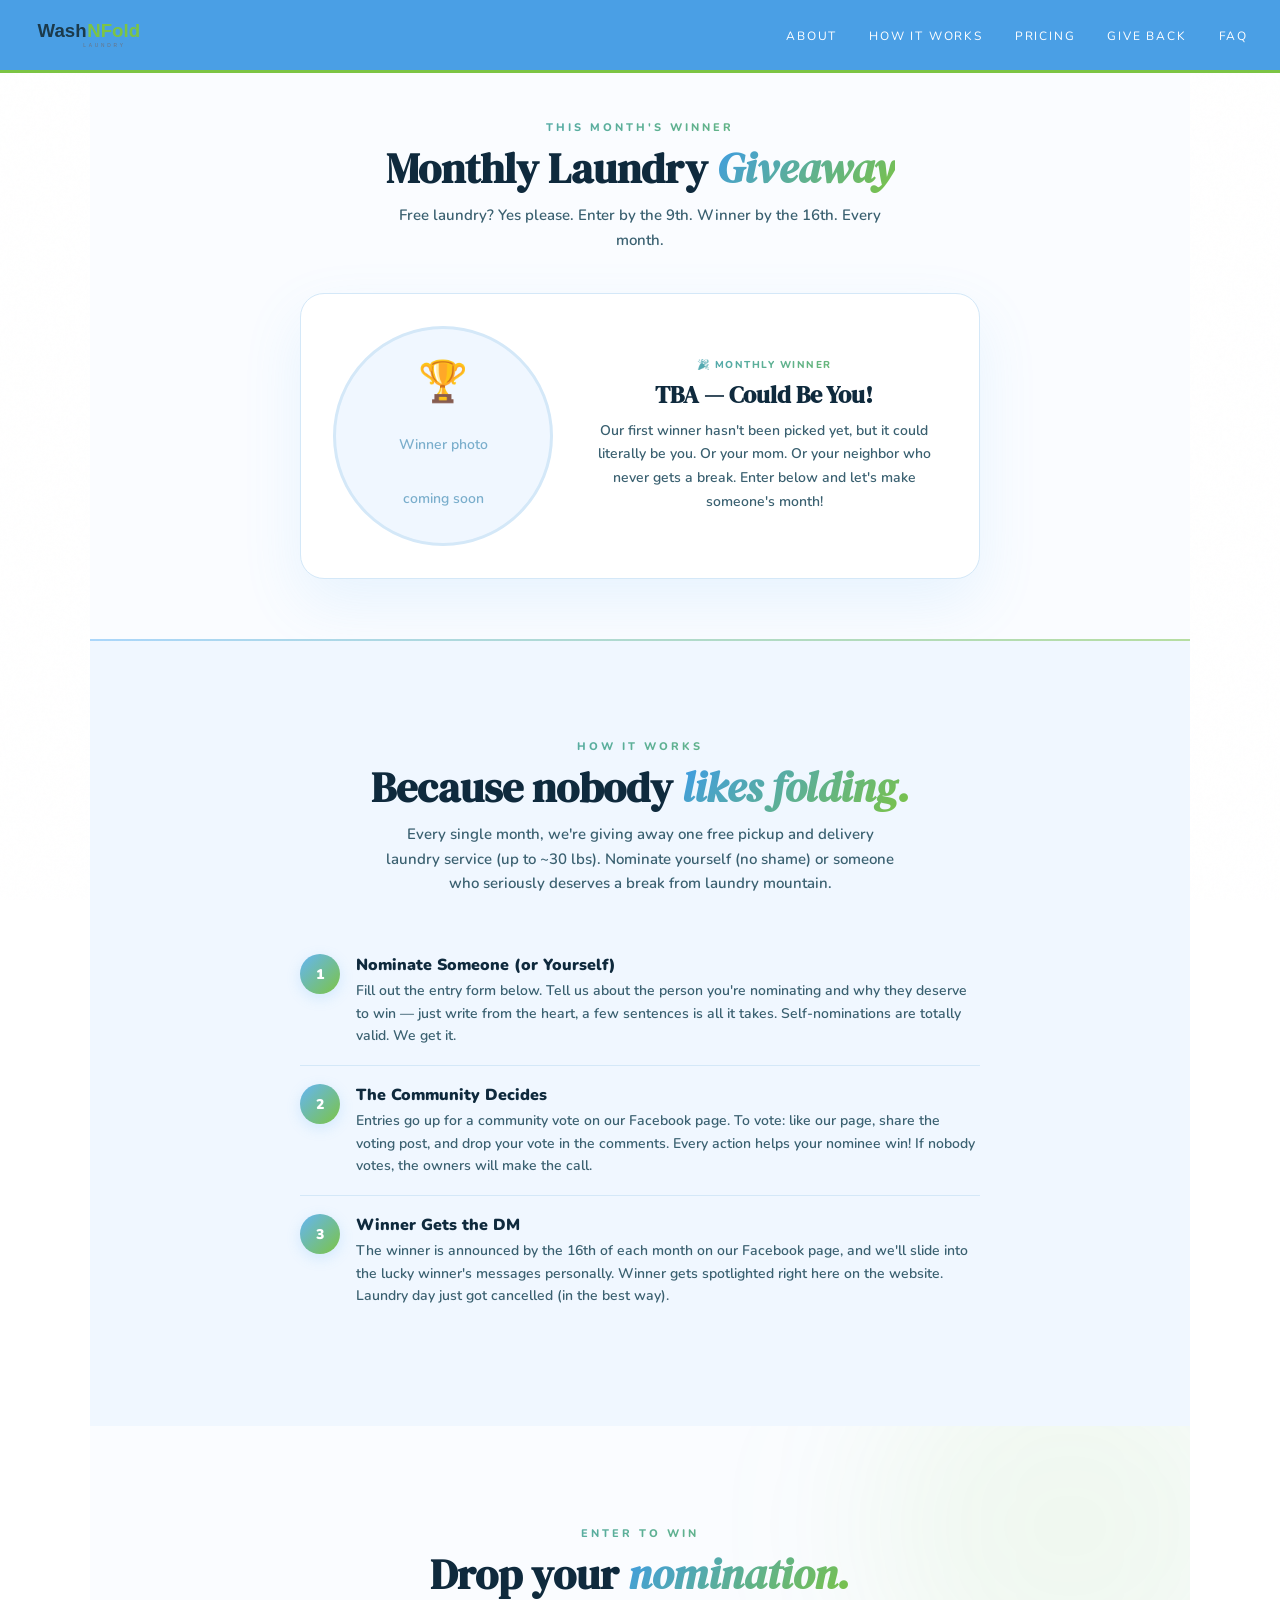
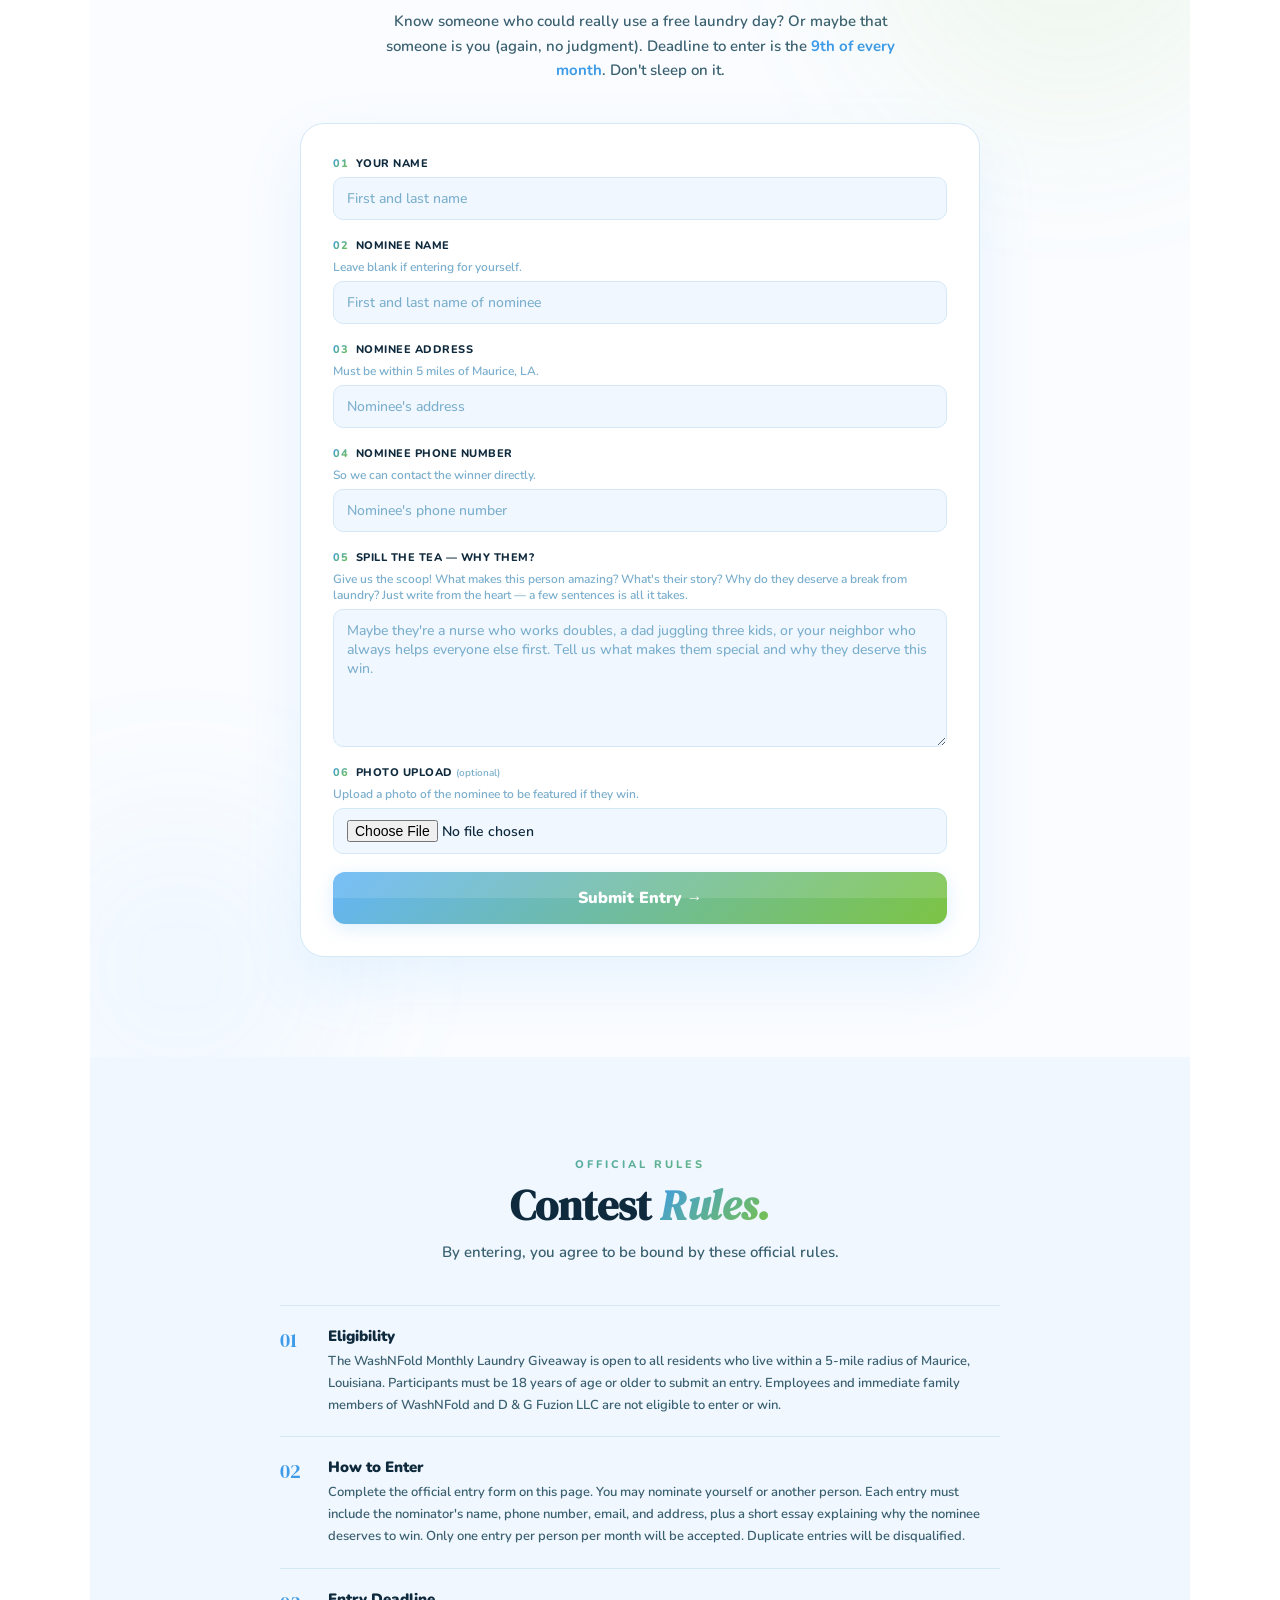
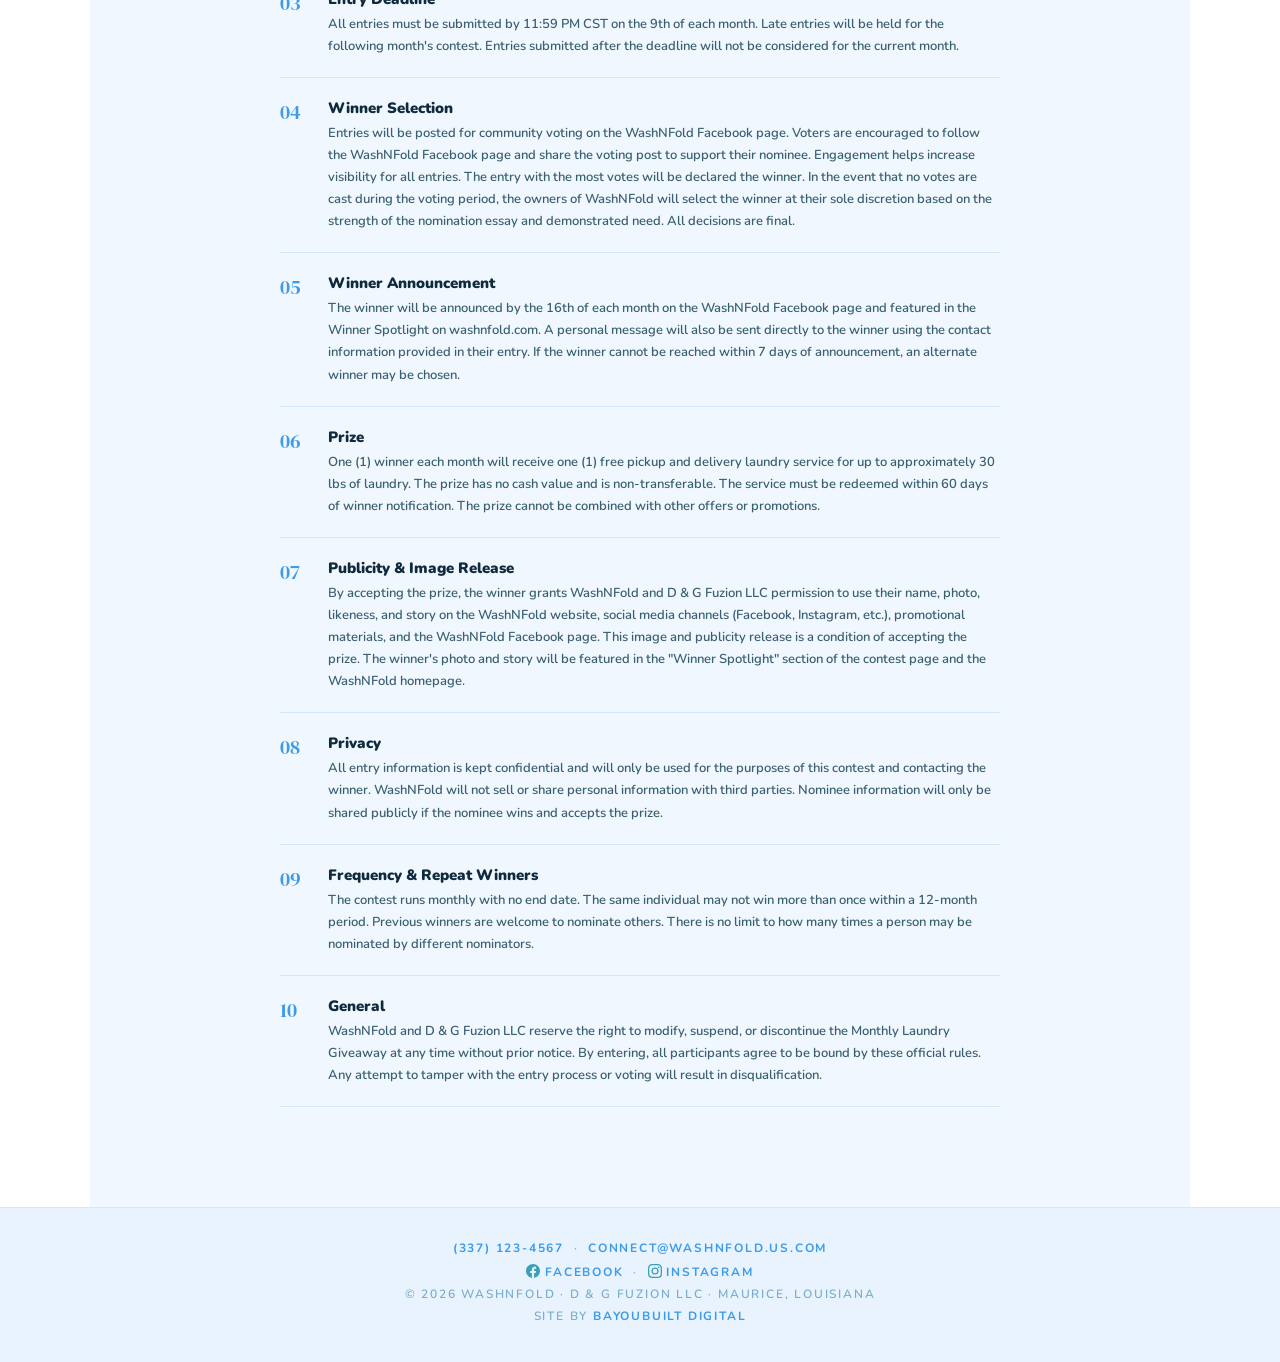
<file: contest.html>
<!DOCTYPE html>

<html lang="en">
<head>
  <meta charset="UTF-8" />
  <meta name="viewport" content="width=device-width, initial-scale=1.0, viewport-fit=cover" />
  <meta http-equiv="X-UA-Compatible" content="IE=edge" />

  <!-- ── PRIMARY SEO ── -->
  <title>Monthly Laundry Giveaway Contest | WashNFold — Maurice, LA</title>
  <meta name="description" content="Enter the WashNFold Monthly Laundry Giveaway! One lucky winner each month receives one free pickup and delivery service up to 30 lbs. Nominate someone deserving today." />
  <meta name="keywords" content="laundry giveaway Maurice LA, WashNFold contest, free laundry Vermilion Parish, monthly laundry contest Louisiana, wash n fold giveaway" />
  <meta name="robots" content="index, follow" />
  <meta name="author" content="WashNFold — D & G Fuzion LLC" />
  <link rel="canonical" href="https://www.washnfold.com/contest.html" />

  <!-- ── OPEN GRAPH (Facebook, LinkedIn) ── -->
  <meta property="og:type" content="website" />
  <meta property="og:url" content="https://www.washnfold.com/contest.html" />
  <meta property="og:site_name" content="WashNFold" />
  <meta property="og:title" content="Monthly Laundry Giveaway | WashNFold — Maurice, LA" />
  <meta property="og:description" content="Win one free pickup and delivery laundry service (up to 30 lbs). Enter by the 9th of each month. Winner announced by the 16th!" />
  <meta property="og:image" content="https://www.washnfold.com/og-image.png" />
  <meta property="og:image:width" content="1200" />
  <meta property="og:image:height" content="630" />
  <meta property="og:locale" content="en_US" />

  <!-- ── TWITTER CARD ── -->
  <meta name="twitter:card" content="summary_large_image" />
  <meta name="twitter:title" content="Monthly Laundry Giveaway | WashNFold — Maurice, LA" />
  <meta name="twitter:description" content="Win one free pickup and delivery laundry service. Enter by the 9th of each month!" />
  <meta name="twitter:image" content="https://www.washnfold.com/og-image.png" />

  <!-- ── CONTEST SCHEMA ── -->
  <script type="application/ld+json">
  {"@context":"https://schema.org","@type":"Event","name":"WashNFold Monthly Laundry Giveaway","description":"Monthly contest where one lucky winner receives one free pickup and delivery laundry service up to 30 lbs. Enter by the 9th of each month. Winner announced by the 16th.","organizer":{"@type":"LocalBusiness","name":"WashNFold","address":{"@type":"PostalAddress","addressLocality":"Maurice","addressRegion":"LA","addressCountry":"US"}},"eventAttendanceMode":"https://schema.org/OnlineEventAttendanceMode","location":{"@type":"VirtualLocation","url":"https://www.washnfold.com/contest.html"}}
  </script>

  <!-- ── FAVICON ── -->
  <link rel="icon" type="image/svg+xml" href="favicon.svg" />
  <link rel="apple-touch-icon" sizes="180x180" href="/apple-touch-icon.png" />
  <link rel="icon" type="image/png" sizes="32x32" href="/favicon-32x32.png" />

  <!-- ── FONTS & STYLES ── -->
  <link rel="preconnect" href="https://fonts.googleapis.com" />
  <link rel="preconnect" href="https://fonts.gstatic.com" crossorigin />
  <link href="https://fonts.googleapis.com/css2?family=Nunito:ital,wght@0,300;0,400;0,600;0,700;0,800;1,400&display=swap" rel="stylesheet" />
  <link rel="stylesheet" href="style.css" />
  <link href="https://fonts.googleapis.com/css2?family=DM+Serif+Display:ital@0;1&display=swap" rel="stylesheet" />
  <style>
    /* ─── HOMEPAGE DESIGN TOKENS ─── */
    :root {
      --blue: #64B5F6;
      --blue-mid: #3d9be8;
      --green: #7CC444;
      --bg-home: #fafcff;
      --bg2-home: #f0f7ff;
      --bg3-home: #e8f3fd;
      --surface-home: #ffffff;
      --border-home: #d4e8f8;
      --text-home: #0f2a3d;
      --text2-home: #3a6070;
      --text3-home: #7aaecc;
      --shadow-home: rgba(100,181,246,0.12);
      --shadow-strong-home: rgba(100,181,246,0.22);
      --grad-home: linear-gradient(135deg, var(--blue), var(--green));
      --grad-text-home: linear-gradient(135deg, var(--blue-mid), var(--green));
    }

    /* ─── CONTEST PAGE OVERRIDES ─── */
    .contest-hero-section {
      padding: 100px 60px 60px;
      background: var(--bg-home);
      text-align: center;
    }
    .contest-eyebrow {
      font-size: 11px; font-weight: 800; text-transform: uppercase; letter-spacing: 3px;
      background: var(--grad-text-home); -webkit-background-clip: text; -webkit-text-fill-color: transparent;
      background-clip: text; text-align: center; margin-bottom: 10px;
    }
    .contest-section-title {
      font-family: 'DM Serif Display', serif;
      font-size: 42px; color: var(--text-home); text-align: center;
      margin-bottom: 12px; line-height: 1.1;
    }
    .contest-section-title em {
      font-style: italic;
      background: var(--grad-text-home); -webkit-background-clip: text; -webkit-text-fill-color: transparent; background-clip: text;
    }
    .contest-sub {
      font-size: 15px; color: var(--text2-home); text-align: center; font-weight: 600;
      max-width: 520px; margin: 0 auto; line-height: 1.65;
    }

    /* Winner card — homepage style */
    .contest-winner-card {
      max-width: 680px; margin: 40px auto 0;
      display: flex; align-items: center; gap: 28px;
      background: var(--surface-home);
      border: 1px solid var(--border-home);
      border-radius: 24px; padding: 32px;
      box-shadow: 0 24px 60px var(--shadow-home);
    }
    .contest-winner-photo {
      width: 220px; height: 220px; border-radius: 50%; flex-shrink: 0;
      background: var(--bg2-home); border: 3px solid var(--border-home);
      display: flex; align-items: center; justify-content: center;
      overflow: hidden; aspect-ratio: auto;
    }
    .contest-winner-photo img { width: 100%; height: 100%; object-fit: cover; }
    .contest-winner-placeholder {
      font-size: 13px; color: var(--text3-home); font-weight: 600; text-align: center; padding: 1rem;
    }
    .contest-winner-badge {
      font-size: 10px; font-weight: 800; text-transform: uppercase; letter-spacing: 1.5px;
      background: var(--grad-text-home); -webkit-background-clip: text; -webkit-text-fill-color: transparent;
      background-clip: text; margin-bottom: 6px;
    }
    .contest-winner-name {
      font-family: 'DM Serif Display', serif;
      font-size: 24px; color: var(--text-home); margin-bottom: 8px;
    }
    .contest-winner-story {
      font-size: 14px; color: var(--text2-home); font-weight: 600; line-height: 1.7;
    }

    /* How it works section */
    .contest-how {
      padding: 100px 60px;
      background: var(--bg2-home);
      position: relative; overflow: hidden;
    }
    .contest-how::before { content:'';position:absolute;top:0;left:0;right:0;height:2px;background:var(--grad-home);opacity:0.5 }
    .contest-steps {
      max-width: 680px; margin: 40px auto 0;
      display: flex; flex-direction: column; gap: 0;
    }
    .contest-step {
      display: flex; gap: 16px; align-items: flex-start; padding: 18px 0;
      border-bottom: 1px solid var(--border-home);
    }
    .contest-step:last-child { border-bottom: none; }
    .contest-step-num {
      width: 40px; height: 40px; border-radius: 50%; flex-shrink: 0;
      background: var(--grad-home); display: flex; align-items: center; justify-content: center;
      font-size: 14px; font-weight: 900; color: #fff;
      box-shadow: 0 4px 14px var(--shadow-strong-home);
    }
    .contest-step-title { font-size: 16px; font-weight: 900; color: var(--text-home); margin-bottom: 4px; }
    .contest-step-desc { font-size: 14px; color: var(--text2-home); font-weight: 600; line-height: 1.6; }

    /* Form section */
    .contest-form-bg {
      padding: 100px 60px;
      background: var(--bg-home);
      position: relative; overflow: hidden;
    }
    .contest-form-orb1 { position:absolute;width:400px;height:400px;top:-100px;right:-80px;background:rgba(124,196,68,0.08);border-radius:50%;filter:blur(80px);pointer-events:none }
    .contest-form-orb2 { position:absolute;width:300px;height:300px;bottom:-60px;left:-60px;background:rgba(100,181,246,0.07);border-radius:50%;filter:blur(80px);pointer-events:none }
    .contest-form-card {
      max-width: 680px; margin: 40px auto 0; position: relative; z-index: 1;
      background: var(--surface-home);
      border: 1px solid var(--border-home);
      border-radius: 24px; overflow: hidden;
      box-shadow: 0 24px 60px var(--shadow-home);
    }
    .contest-form-inner { padding: 32px; }
    .cf-field { display: flex; flex-direction: column; gap: 6px; margin-bottom: 18px; }
    .cf-label {
      font-size: 11px; font-weight: 800; color: var(--text-home);
      letter-spacing: 0.5px; text-transform: uppercase;
    }
    .cf-label .num {
      background: var(--grad-text-home); -webkit-background-clip: text; -webkit-text-fill-color: transparent;
      background-clip: text; margin-right: 4px;
    }
    .cf-hint { font-size: 12px; color: var(--text3-home); font-weight: 600; }
    .cf-field input,
    .cf-field textarea,
    .cf-field input[type=file] {
      width: 100%; padding: 11px 13px; border: 1.5px solid var(--border-home); border-radius: 10px;
      font-family: 'Nunito', sans-serif; font-size: 14px; font-weight: 600; color: var(--text-home);
      background: var(--bg2-home); transition: all 0.2s; outline: none;
    }
    .cf-field input:focus,
    .cf-field textarea:focus { border-color: var(--blue-mid); box-shadow: 0 0 0 3px rgba(100,181,246,0.14); background: var(--surface-home); }
    .cf-field input::placeholder,
    .cf-field textarea::placeholder { color: var(--text3-home); font-weight: 500; }
    .cf-field textarea { resize: vertical; min-height: 120px; }
    .cf-submit {
      width: 100%; padding: 15px; background: var(--grad-home); color: #fff; border: none;
      border-radius: 12px; font-family: 'Nunito', sans-serif; font-size: 16px; font-weight: 900;
      cursor: pointer; transition: all 0.2s; position: relative; overflow: hidden;
      box-shadow: 0 4px 18px var(--shadow-strong-home);
    }
    .cf-submit::before { content:'';position:absolute;top:0;left:0;right:0;height:50%;background:rgba(255,255,255,0.12);border-radius:12px 12px 0 0 }
    .cf-submit:hover { transform: translateY(-2px); box-shadow: 0 8px 26px var(--shadow-strong-home); }
    .cf-submit span { position: relative; z-index: 1; }

    /* Rules section */
    .contest-rules-section {
      padding: 100px 60px;
      background: var(--bg2-home);
    }
    .contest-rules-list {
      max-width: 720px; margin: 40px auto 0;
      display: flex; flex-direction: column;
    }
    .contest-rule {
      display: flex; gap: 16px; align-items: flex-start;
      padding: 20px 0; border-bottom: 1px solid var(--border-home);
    }
    .contest-rule:first-child { border-top: 1px solid var(--border-home); }
    .contest-rule-num {
      font-family: 'DM Serif Display', serif;
      font-size: 20px; color: var(--blue-mid); min-width: 32px; font-weight: 400;
    }
    .contest-rule h3 { font-size: 15px; font-weight: 900; color: var(--text-home); margin-bottom: 4px; }
    .contest-rule p { font-size: 13px; color: var(--text2-home); font-weight: 600; line-height: 1.7; }

    /* Contest footer — match homepage */
    .contest-footer {
      background: var(--bg3-home); border-top: 1px solid var(--border-home);
      padding: 32px 60px; text-align: center;
    }
    .contest-footer a { color: var(--blue-mid); text-decoration: none; font-weight: 700; }
    .contest-footer a:hover { text-decoration: underline; }
    .contest-footer p { font-size: 12px; color: var(--text3-home); font-weight: 600; margin-bottom: 6px; }

    @media(max-width:700px) {
      .contest-hero-section, .contest-how, .contest-form-bg, .contest-rules-section { padding: 72px 20px; }
      .contest-winner-card { flex-direction: column; text-align: center; }
      .contest-winner-photo { margin: 0 auto; }
      .contest-footer { padding: 24px 20px; }
    }

    /* ─── OWNER PANEL (hidden) ─── */
    .owner-gate { display: none; position: fixed; bottom: 20px; right: 20px; z-index: 999; }
    .owner-gate.open { display: block; }
    .owner-panel {
      background: var(--surface-home); border: 1px solid var(--border-home);
      border-radius: 16px; padding: 24px; width: 320px;
      box-shadow: 0 16px 48px rgba(0,0,0,0.15);
    }
    .owner-panel h4 { font-size: 14px; font-weight: 900; color: var(--text-home); margin-bottom: 12px; }
    .owner-panel label { font-size: 11px; font-weight: 800; text-transform: uppercase; letter-spacing: 0.5px; color: var(--text-home); display: block; margin-bottom: 4px; margin-top: 12px; }
    .owner-panel input, .owner-panel textarea {
      width: 100%; padding: 9px 11px; border: 1.5px solid var(--border-home); border-radius: 8px;
      font-family: 'Nunito', sans-serif; font-size: 13px; color: var(--text-home); background: var(--bg2-home);
    }
    .owner-panel textarea { resize: vertical; min-height: 60px; }
    .owner-save {
      margin-top: 14px; width: 100%; padding: 11px; background: var(--grad-home); color: #fff; border: none;
      border-radius: 10px; font-family: 'Nunito', sans-serif; font-size: 13px; font-weight: 900; cursor: pointer;
    }
    .owner-close { position: absolute; top: 10px; right: 14px; background: none; border: none; font-size: 18px; cursor: pointer; color: var(--text3-home); }
    .contest-winner-photo { cursor: pointer; transition: box-shadow 0.2s; }
    .contest-winner-photo:hover { box-shadow: 0 0 0 3px var(--blue); }
  </style>
</head>
<body>

  <!-- NAV -->
  <nav>
    <a href="index.html" class="nav-logo"><img src="logo.svg" alt="WashNFold" class="nav-logo-img" /></a>
    <button class="nav-toggle" aria-label="Toggle navigation" aria-expanded="false">
      <span></span><span></span><span></span>
    </button>
    <ul class="nav-links">
      <li><a href="index.html#about">About</a></li>
      <li><a href="index.html#how">How It Works</a></li>
      <li><a href="index.html#booking">Pricing</a></li>
      <li><a href="index.html#contest">Give Back</a></li>
      <li><a href="index.html#faq">FAQ</a></li>
    </ul>
  </nav>

  <main>

  <!-- WINNER SPOTLIGHT -->
  <section class="contest-hero-section" style="padding-top:120px">
    <div class="contest-eyebrow">This Month's Winner</div>
    <h1 class="contest-section-title">Monthly Laundry <em>Giveaway</em></h1>
    <p class="contest-sub">Free laundry? Yes please. Enter by the 9th. Winner by the 16th. Every month.</p>
    <div class="contest-winner-card">
      <div class="contest-winner-photo" id="winner-photo">
        <div class="contest-winner-placeholder" style="font-size:40px">🏆<br><span style="font-size:14px">Winner photo<br>coming soon</span></div>
      </div>
      <div class="contest-winner-info">
        <div class="contest-winner-badge">🎉 Monthly Winner</div>
        <h3 class="contest-winner-name">TBA — Could Be You!</h3>
        <p class="contest-winner-story">Our first winner hasn't been picked yet, but it could literally be you. Or your mom. Or your neighbor who never gets a break. Enter below and let's make someone's month!</p>
      </div>
    </div>
  </section>

  <!-- HOW IT WORKS -->
  <section class="contest-how">
    <div class="contest-eyebrow">How It Works</div>
    <h2 class="contest-section-title">Because nobody <em>likes folding.</em></h2>
    <p class="contest-sub">Every single month, we're giving away one free pickup and delivery laundry service (up to ~30 lbs). Nominate yourself (no shame) or someone who seriously deserves a break from laundry mountain.</p>
    <div class="contest-steps">
      <div class="contest-step">
        <div class="contest-step-num">1</div>
        <div>
          <div class="contest-step-title">Nominate Someone (or Yourself)</div>
          <div class="contest-step-desc">Fill out the entry form below. Tell us about the person you're nominating and why they deserve to win — just write from the heart, a few sentences is all it takes. Self-nominations are totally valid. We get it.</div>
        </div>
      </div>
      <div class="contest-step">
        <div class="contest-step-num">2</div>
        <div>
          <div class="contest-step-title">The Community Decides</div>
          <div class="contest-step-desc">Entries go up for a community vote on our Facebook page. To vote: like our page, share the voting post, and drop your vote in the comments. Every action helps your nominee win! If nobody votes, the owners will make the call.</div>
        </div>
      </div>
      <div class="contest-step">
        <div class="contest-step-num">3</div>
        <div>
          <div class="contest-step-title">Winner Gets the DM</div>
          <div class="contest-step-desc">The winner is announced by the 16th of each month on our Facebook page, and we'll slide into the lucky winner's messages personally. Winner gets spotlighted right here on the website. Laundry day just got cancelled (in the best way).</div>
        </div>
      </div>
    </div>
  </section>

  <!-- ENTRY FORM -->
  <section class="contest-form-bg">
    <div class="contest-form-orb1"></div>
    <div class="contest-form-orb2"></div>
    <div class="contest-eyebrow">Enter to Win</div>
    <h2 class="contest-section-title">Drop your <em>nomination.</em></h2>
    <p class="contest-sub" style="margin-bottom:40px">Know someone who could really use a free laundry day? Or maybe that someone is you (again, no judgment). Deadline to enter is the <strong style="color:var(--blue-mid)">9th of every month</strong>. Don't sleep on it.</p>

    <div class="contest-form-card">
      <form class="contest-form-inner" aria-label="Monthly contest entry" data-form-id="YOUR_CONTEST_FORM_ID" onsubmit="handleFormSubmit(event, 'contest-submit-btn', 'Entry submitted — good luck!')">

        <div class="cf-field">
          <label class="cf-label" for="entry-name"><span class="num">01</span> Your Name</label>
          <input type="text" id="entry-name" name="your_name" placeholder="First and last name" required />
        </div>

        <div class="cf-field">
          <label class="cf-label" for="nominee-name"><span class="num">02</span> Nominee Name</label>
          <div class="cf-hint">Leave blank if entering for yourself.</div>
          <input type="text" id="nominee-name" name="nominee_name" placeholder="First and last name of nominee" />
        </div>

        <div class="cf-field">
          <label class="cf-label" for="nominee-address"><span class="num">03</span> Nominee Address</label>
          <div class="cf-hint">Must be within 5 miles of Maurice, LA.</div>
          <input type="text" id="nominee-address" name="nominee_address" placeholder="Nominee's address" />
        </div>

        <div class="cf-field">
          <label class="cf-label" for="nominee-phone"><span class="num">04</span> Nominee Phone Number</label>
          <div class="cf-hint">So we can contact the winner directly.</div>
          <input type="tel" id="nominee-phone" name="nominee_phone" placeholder="Nominee's phone number" />
        </div>

        <div class="cf-field">
          <label class="cf-label" for="entry-essay"><span class="num">05</span> Spill the Tea — Why Them?</label>
          <div class="cf-hint">Give us the scoop! What makes this person amazing? What's their story? Why do they deserve a break from laundry? Just write from the heart — a few sentences is all it takes.</div>
          <textarea id="entry-essay" name="essay" rows="6" placeholder="Maybe they're a nurse who works doubles, a dad juggling three kids, or your neighbor who always helps everyone else first. Tell us what makes them special and why they deserve this win." required></textarea>
        </div>

        <div class="cf-field">
          <label class="cf-label" for="entry-photo"><span class="num">06</span> Photo Upload <span style="font-weight:600;text-transform:none;letter-spacing:0;font-size:10px;color:var(--text3-home)">(optional)</span></label>
          <div class="cf-hint">Upload a photo of the nominee to be featured if they win.</div>
          <input type="file" id="entry-photo" name="photo" accept="image/*" />
        </div>

        <button type="submit" id="contest-submit-btn" class="cf-submit"><span>Submit Entry →</span></button>

      </form>
    </div>
  </section>

  <!-- CONTEST RULES -->
  <section class="contest-rules-section">
    <div class="contest-eyebrow">Official Rules</div>
    <h2 class="contest-section-title">Contest <em>Rules.</em></h2>
    <p class="contest-sub">By entering, you agree to be bound by these official rules.</p>
    <div class="contest-rules-list">
      <div class="contest-rule"><div class="contest-rule-num">01</div><div><h3>Eligibility</h3><p>The WashNFold Monthly Laundry Giveaway is open to all residents who live within a 5-mile radius of Maurice, Louisiana. Participants must be 18 years of age or older to submit an entry. Employees and immediate family members of WashNFold and D &amp; G Fuzion LLC are not eligible to enter or win.</p></div></div>
      <div class="contest-rule"><div class="contest-rule-num">02</div><div><h3>How to Enter</h3><p>Complete the official entry form on this page. You may nominate yourself or another person. Each entry must include the nominator's name, phone number, email, and address, plus a short essay explaining why the nominee deserves to win. Only one entry per person per month will be accepted. Duplicate entries will be disqualified.</p></div></div>
      <div class="contest-rule"><div class="contest-rule-num">03</div><div><h3>Entry Deadline</h3><p>All entries must be submitted by 11:59 PM CST on the 9th of each month. Late entries will be held for the following month's contest. Entries submitted after the deadline will not be considered for the current month.</p></div></div>
      <div class="contest-rule"><div class="contest-rule-num">04</div><div><h3>Winner Selection</h3><p>Entries will be posted for community voting on the WashNFold Facebook page. Voters are encouraged to follow the WashNFold Facebook page and share the voting post to support their nominee. Engagement helps increase visibility for all entries. The entry with the most votes will be declared the winner. In the event that no votes are cast during the voting period, the owners of WashNFold will select the winner at their sole discretion based on the strength of the nomination essay and demonstrated need. All decisions are final.</p></div></div>
      <div class="contest-rule"><div class="contest-rule-num">05</div><div><h3>Winner Announcement</h3><p>The winner will be announced by the 16th of each month on the WashNFold Facebook page and featured in the Winner Spotlight on washnfold.com. A personal message will also be sent directly to the winner using the contact information provided in their entry. If the winner cannot be reached within 7 days of announcement, an alternate winner may be chosen.</p></div></div>
      <div class="contest-rule"><div class="contest-rule-num">06</div><div><h3>Prize</h3><p>One (1) winner each month will receive one (1) free pickup and delivery laundry service for up to approximately 30 lbs of laundry. The prize has no cash value and is non-transferable. The service must be redeemed within 60 days of winner notification. The prize cannot be combined with other offers or promotions.</p></div></div>
      <div class="contest-rule"><div class="contest-rule-num">07</div><div><h3>Publicity &amp; Image Release</h3><p>By accepting the prize, the winner grants WashNFold and D &amp; G Fuzion LLC permission to use their name, photo, likeness, and story on the WashNFold website, social media channels (Facebook, Instagram, etc.), promotional materials, and the WashNFold Facebook page. This image and publicity release is a condition of accepting the prize. The winner's photo and story will be featured in the "Winner Spotlight" section of the contest page and the WashNFold homepage.</p></div></div>
      <div class="contest-rule"><div class="contest-rule-num">08</div><div><h3>Privacy</h3><p>All entry information is kept confidential and will only be used for the purposes of this contest and contacting the winner. WashNFold will not sell or share personal information with third parties. Nominee information will only be shared publicly if the nominee wins and accepts the prize.</p></div></div>
      <div class="contest-rule"><div class="contest-rule-num">09</div><div><h3>Frequency &amp; Repeat Winners</h3><p>The contest runs monthly with no end date. The same individual may not win more than once within a 12-month period. Previous winners are welcome to nominate others. There is no limit to how many times a person may be nominated by different nominators.</p></div></div>
      <div class="contest-rule"><div class="contest-rule-num">10</div><div><h3>General</h3><p>WashNFold and D &amp; G Fuzion LLC reserve the right to modify, suspend, or discontinue the Monthly Laundry Giveaway at any time without prior notice. By entering, all participants agree to be bound by these official rules. Any attempt to tamper with the entry process or voting will result in disqualification.</p></div></div>
    </div>
  </section>
  </main>

  <!-- FOOTER -->
  <footer class="contest-footer">
    <p><a href="sms:+13371234567">(337) 123-4567</a> &nbsp;&middot;&nbsp; <a href="mailto:connect@washnfold.us.com">connect@washnfold.us.com</a></p>
    <p style="margin-top:8px"><a href="https://www.facebook.com/WashnFoldMaurice/" target="_blank" rel="noopener"><svg width="14" height="14" viewBox="0 0 24 24" fill="#3BA0B5" style="vertical-align:-2px"><path d="M24 12.073c0-6.627-5.373-12-12-12s-12 5.373-12 12c0 5.99 4.388 10.954 10.125 11.854v-8.385H7.078v-3.47h3.047V9.43c0-3.007 1.792-4.669 4.533-4.669 1.312 0 2.686.235 2.686.235v2.953H15.83c-1.491 0-1.956.925-1.956 1.874v2.25h3.328l-.532 3.47h-2.796v8.385C19.612 23.027 24 18.062 24 12.073z"/></svg> Facebook</a> &nbsp;&middot;&nbsp; <a href="https://www.instagram.com/washnfold" target="_blank" rel="noopener"><svg width="14" height="14" viewBox="0 0 24 24" fill="#3BA0B5" style="vertical-align:-2px"><path d="M12 2.163c3.204 0 3.584.012 4.85.07 3.252.148 4.771 1.691 4.919 4.919.058 1.265.069 1.645.069 4.849 0 3.205-.012 3.584-.069 4.849-.149 3.225-1.664 4.771-4.919 4.919-1.266.058-1.644.07-4.85.07-3.204 0-3.584-.012-4.849-.07-3.26-.149-4.771-1.699-4.919-4.92-.058-1.265-.07-1.644-.07-4.849 0-3.204.013-3.583.07-4.849.149-3.227 1.664-4.771 4.919-4.919 1.266-.057 1.645-.069 4.849-.069zM12 0C8.741 0 8.333.014 7.053.072 2.695.272.273 2.69.073 7.052.014 8.333 0 8.741 0 12c0 3.259.014 3.668.072 4.948.2 4.358 2.618 6.78 6.98 6.98C8.333 23.986 8.741 24 12 24c3.259 0 3.668-.014 4.948-.072 4.354-.2 6.782-2.618 6.979-6.98.059-1.28.073-1.689.073-4.948 0-3.259-.014-3.667-.072-4.947-.196-4.354-2.617-6.78-6.979-6.98C15.668.014 15.259 0 12 0zm0 5.838a6.162 6.162 0 100 12.324 6.162 6.162 0 000-12.324zM12 16a4 4 0 110-8 4 4 0 010 8zm6.406-11.845a1.44 1.44 0 100 2.881 1.44 1.44 0 000-2.881z"/></svg> Instagram</a></p>
    <p>&copy; 2026 WashNFold &middot; D &amp; G Fuzion LLC &middot; Maurice, Louisiana</p>
    <p>Site by <a href="https://bayoubuilt-digital.com">BayouBuilt Digital</a></p>
  </footer>

  <!-- OWNER-ONLY PANEL (hidden, password-gated — click winner photo to open) -->
  <div class="owner-gate" id="ownerGate">
    <div class="owner-panel" style="position:relative">
      <button class="owner-close" id="ownerClose">&times;</button>
      <h4>🔒 Owner — Update Winner</h4>
      <label for="owner-pass">Password</label>
      <input type="password" id="owner-pass" placeholder="Enter owner password" />
      <div id="owner-fields" style="display:none">
        <label for="owner-name">Winner Name</label>
        <input type="text" id="owner-name" placeholder="e.g. Kayla B." />
        <label for="owner-story">Winner Blurb</label>
        <textarea id="owner-story" placeholder="Short description about the winner"></textarea>
        <label for="owner-img">Winner Photo</label>
        <input type="file" id="owner-img" accept="image/*" />
        <button class="owner-save" id="ownerSave">Update Winner Spotlight</button>
      </div>
    </div>
  </div>

  <script src="main.js"></script>
  <script>
  /* ── Owner Panel ── */
  (function(){
    var OWNER_PASS = 'washnfold2026';
    var photo = document.getElementById('winner-photo');
    var gate = document.getElementById('ownerGate');
    var close = document.getElementById('ownerClose');
    var passInput = document.getElementById('owner-pass');
    var fields = document.getElementById('owner-fields');
    var save = document.getElementById('ownerSave');

    // Click the winner photo to open owner panel
    photo.addEventListener('click', function(){ gate.classList.toggle('open'); });
    close.addEventListener('click', function(){ gate.classList.remove('open'); });

    passInput.addEventListener('input', function(){
      if(passInput.value === OWNER_PASS){
        fields.style.display = 'block';
        passInput.style.borderColor = '#7CC444';
      } else {
        fields.style.display = 'none';
        passInput.style.borderColor = '';
      }
    });

    save.addEventListener('click', function(){
      var name = document.getElementById('owner-name').value.trim();
      var story = document.getElementById('owner-story').value.trim();
      var imgInput = document.getElementById('owner-img');
      var photoEl = document.getElementById('winner-photo');
      var nameEl = document.querySelector('.contest-winner-name');
      var storyEl = document.querySelector('.contest-winner-story');
      var badgeEl = document.querySelector('.contest-winner-badge');

      if(name) nameEl.textContent = name;
      if(story) storyEl.textContent = story;
      badgeEl.textContent = '🎉 Monthly Winner';

      if(imgInput.files && imgInput.files[0]){
        var reader = new FileReader();
        reader.onload = function(e){
          photoEl.innerHTML = '<img src="' + e.target.result + '" alt="' + (name || 'Contest winner') + '" />';
        };
        reader.readAsDataURL(imgInput.files[0]);
      }

      save.textContent = '✓ Updated!';
      setTimeout(function(){ save.textContent = 'Update Winner Spotlight'; }, 2000);
    });
  })();
  </script>
</body>
</html>
</file>
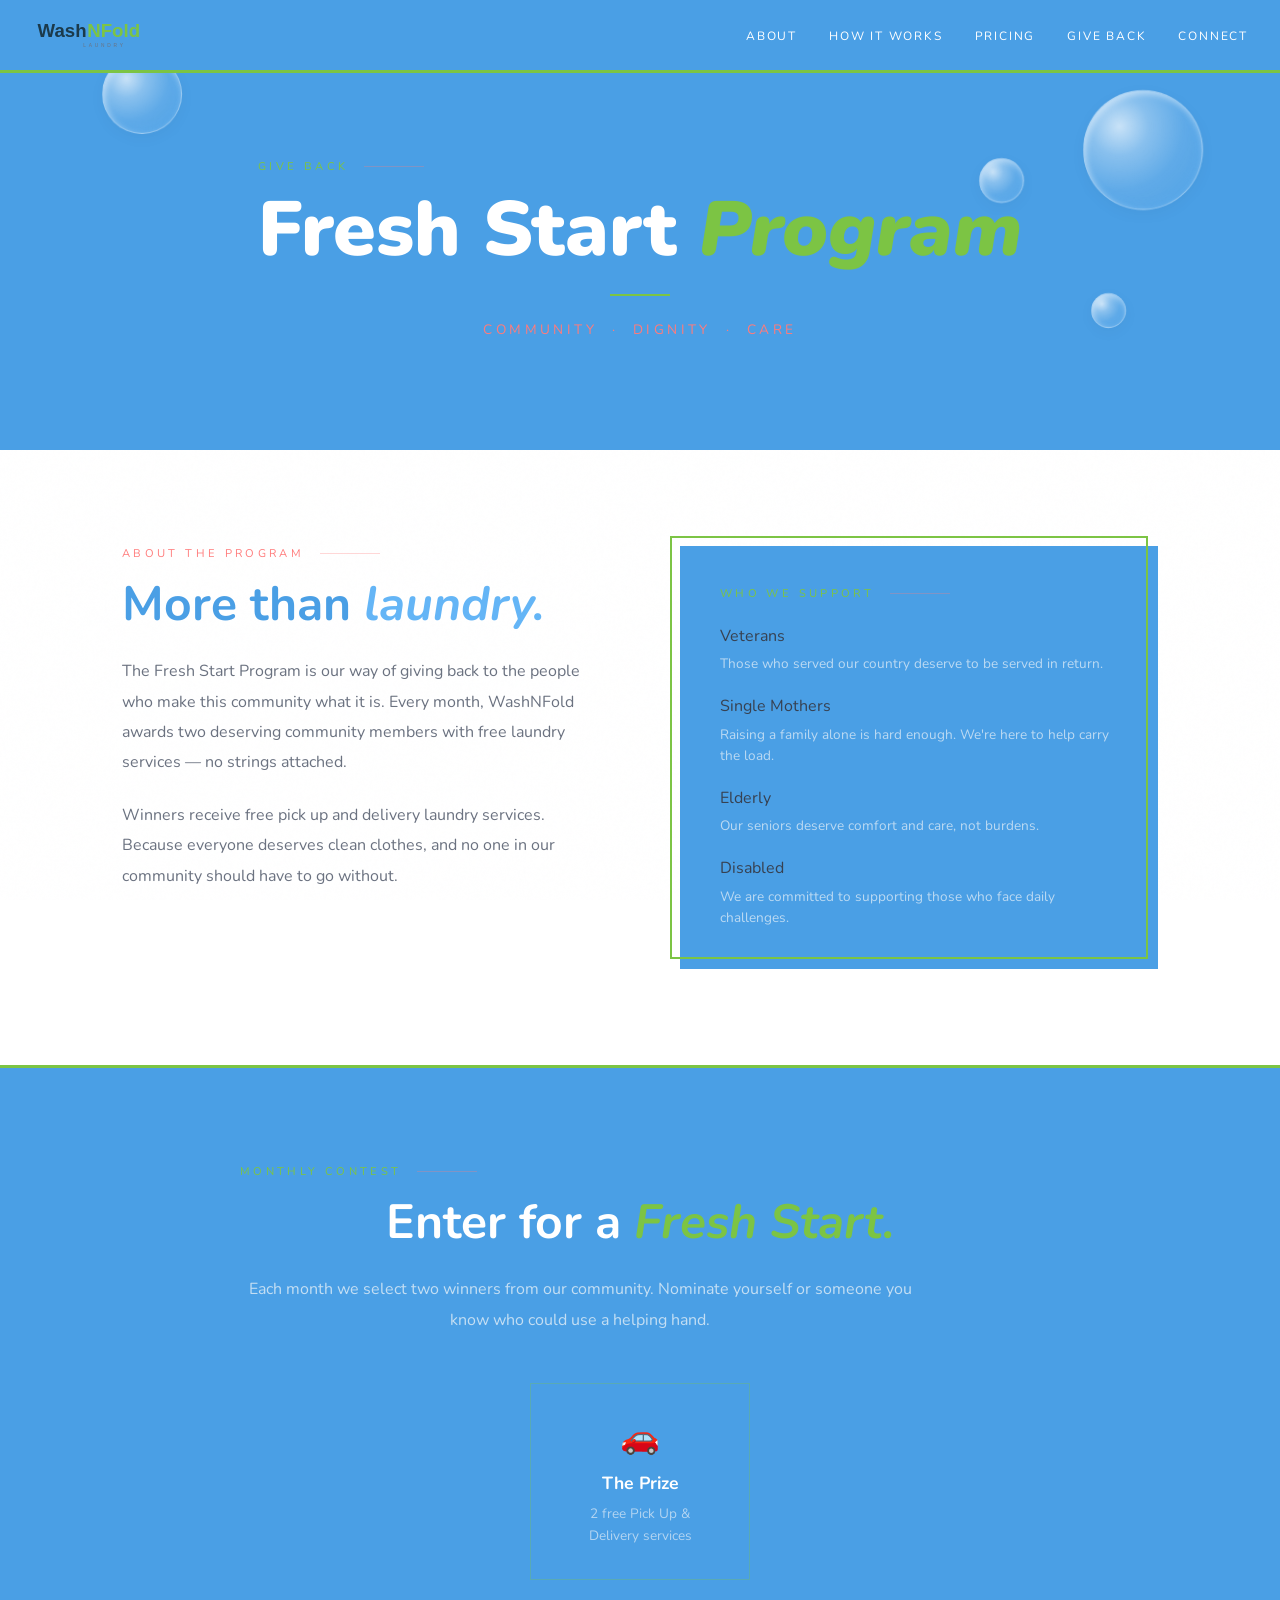
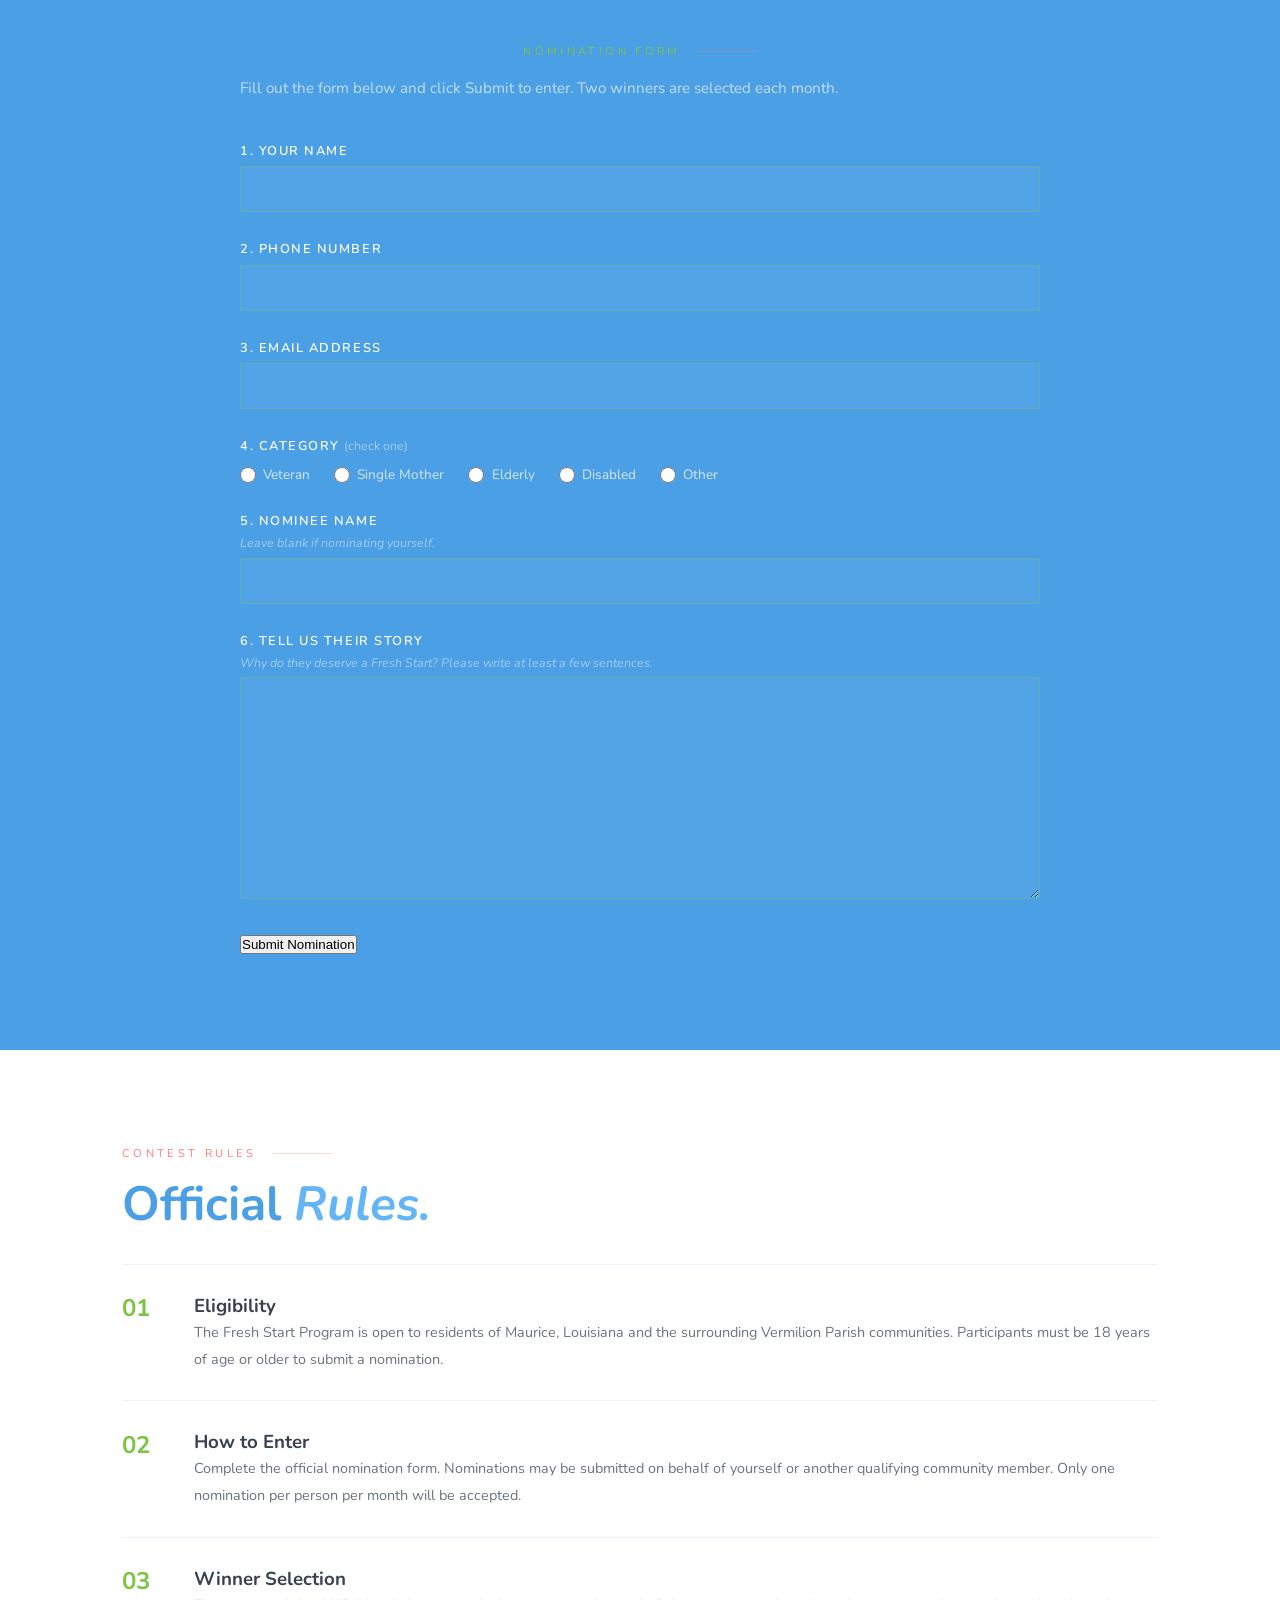
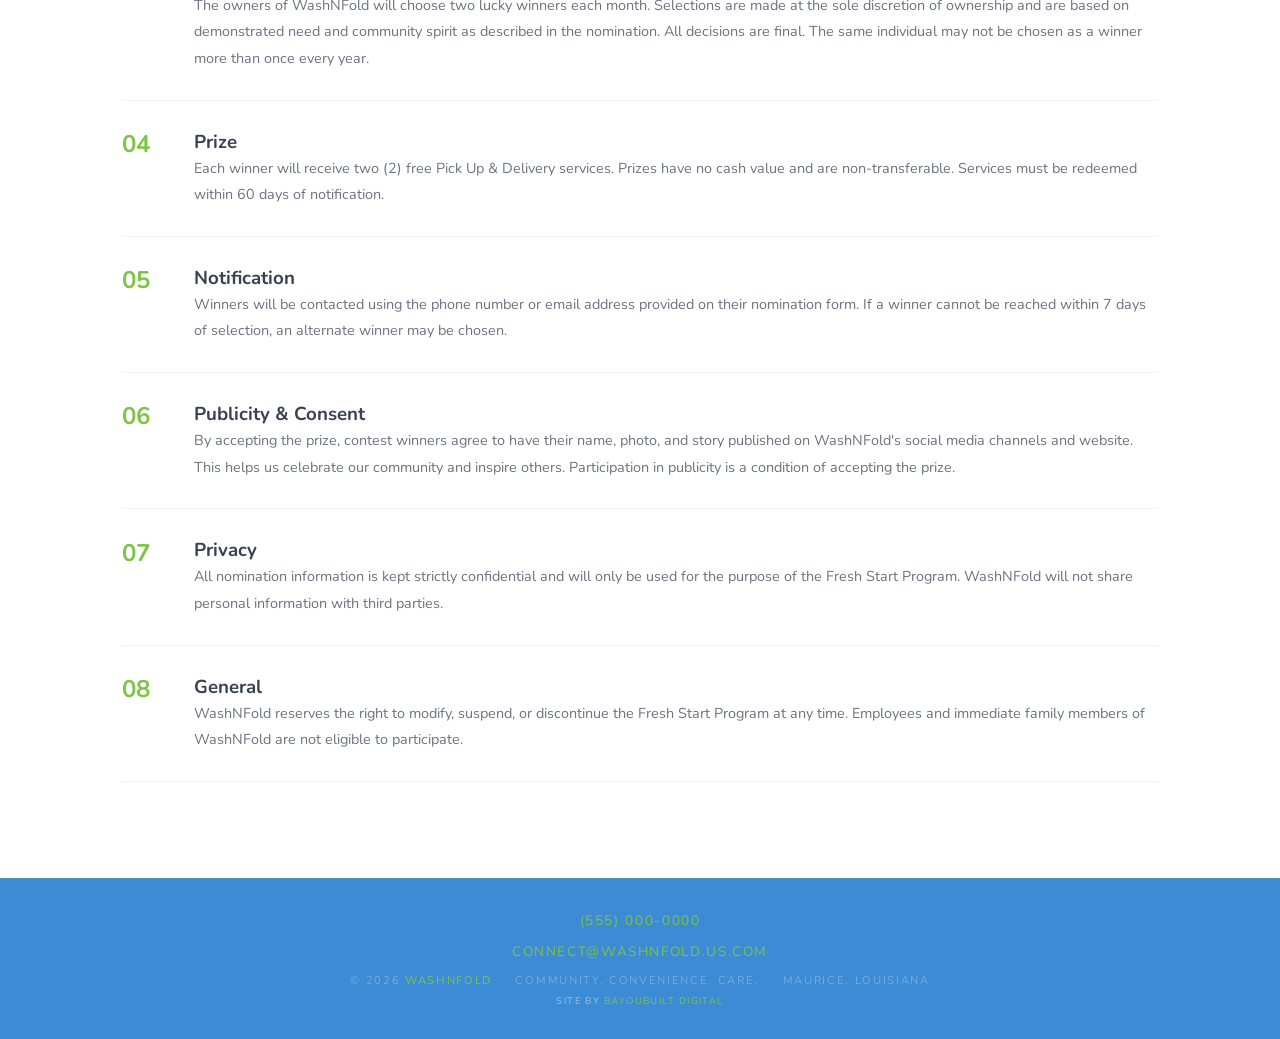
<file: fresh-start-program.html>
<!DOCTYPE html>

<html lang="en">
<head>
  <meta charset="UTF-8" />
  <meta name="viewport" content="width=device-width, initial-scale=1.0, viewport-fit=cover" />
  <meta http-equiv="X-UA-Compatible" content="IE=edge" />

  <!-- ── PRIMARY SEO ── -->
  <title>Fresh Start Program | Free Laundry for Vermilion Parish | WashNFold</title>
  <meta name="description" content="The Fresh Start Program by WashNFold supports veterans, single mothers, elderly, and disabled residents in Vermilion Parish with free laundry services. Nominate someone today." />
  <meta name="keywords" content="Fresh Start Program Maurice LA, WashNFold, free laundry Vermilion Parish, community laundry program Louisiana, laundry assistance Maurice, wash n fold" />
  <meta name="robots" content="index, follow" />
  <meta name="author" content="WashNFold — D & G Fuzion LLC" />
  <link rel="canonical" href="https://bayoubuilt-digital.github.io/WashNFold/fresh-start-program.html" />

  <!-- ── OPEN GRAPH (Facebook, LinkedIn) ── -->
  <meta property="og:type" content="website" />
  <meta property="og:url" content="https://bayoubuilt-digital.github.io/WashNFold/fresh-start-program.html" />
  <meta property="og:site_name" content="WashNFold" />
  <meta property="og:title" content="Fresh Start Program | WashNFold — Maurice, LA" />
  <meta property="og:description" content="Supporting veterans, single mothers, elderly, and disabled residents in Vermilion Parish with free laundry services. Nominate someone deserving today." />
  <meta property="og:image" content="https://bayoubuilt-digital.github.io/WashNFold/og-image.png" />
  <meta property="og:image:width" content="1200" />
  <meta property="og:image:height" content="630" />
  <meta property="og:locale" content="en_US" />

  <!-- ── TWITTER CARD ── -->
  <meta name="twitter:card" content="summary_large_image" />
  <meta name="twitter:title" content="Fresh Start Program | WashNFold — Maurice, LA" />
  <meta name="twitter:description" content="Free laundry services for veterans, single mothers, elderly, and disabled residents in Vermilion Parish. Nominate someone today." />
  <meta name="twitter:image" content="https://bayoubuilt-digital.github.io/WashNFold/og-image.png" />

  <!-- ── NGO SCHEMA ── -->
  <script type="application/ld+json">
  {"@context":"https://schema.org","@type":"NGO","name":"Fresh Start Program","description":"A community program by WashNFold providing free laundry services to veterans, single mothers, elderly, and disabled residents in Vermilion Parish, Louisiana.","parentOrganization":{"@type":"LocalBusiness","name":"WashNFold","address":{"@type":"PostalAddress","addressLocality":"Maurice","addressRegion":"LA","addressCountry":"US"}},"areaServed":"Vermilion Parish, Louisiana"}
  </script>

  <!-- ── FAVICON ── -->
  <link rel="icon" type="image/svg+xml" href="favicon.svg" />
  <link rel="apple-touch-icon" sizes="180x180" href="/apple-touch-icon.png" />
  <link rel="icon" type="image/png" sizes="32x32" href="/favicon-32x32.png" />

  <!-- ── FONTS & STYLES ── -->
  <link rel="preconnect" href="https://fonts.googleapis.com" />
  <link rel="preconnect" href="https://fonts.gstatic.com" crossorigin />
  <link href="https://fonts.googleapis.com/css2?family=Nunito:ital,wght@0,300;0,400;0,600;0,700;0,800;1,400&display=swap" rel="stylesheet" />
  <link rel="stylesheet" href="style.css" />
</head>
<body>

  <!-- NAV -->
  <nav>
    <a href="index.html" class="nav-logo"><img src="logo.svg" alt="WashNFold" class="nav-logo-img" /></a>
    <button class="nav-toggle" aria-label="Toggle navigation" aria-expanded="false">
      <span></span><span></span><span></span>
    </button>
    <ul class="nav-links">
      <li><a href="index.html#about">About</a></li>
      <li><a href="index.html#services">How It Works</a></li>
      <li><a href="pick-up-and-delivery.html">Pricing</a></li>
      <li><a href="index.html#giving">Give Back</a></li>
      <li><a href="index.html#connect">Connect</a></li>
    </ul>
  </nav>

  <main>
  <!-- PAGE HERO -->
  <div class="page-hero">
    <div class="bubbles">
      <div class="bubble bubble--1"></div>
      <div class="bubble bubble--3"></div>
      <div class="bubble bubble--4"></div>
      <div class="bubble bubble--6"></div>
    </div>
    <div class="service-number-bg" style="font-size: clamp(6rem, 18vw, 14rem); opacity: 0.04;">★</div>
    <div class="page-hero-inner">
      <div class="section-label" style="color: var(--gold);">Give Back</div>
      <h1 class="page-hero-title">Fresh Start <em>Program</em></h1>
      <div class="hero-divider"></div>
      <p class="hero-tagline">Community &nbsp;·&nbsp; Dignity &nbsp;·&nbsp; Care</p>
    </div>
  </div>

  <!-- ABOUT THE PROGRAM -->
  <section class="service-page-section">
    <div class="service-page-wrapper">
      <div>
        <div class="section-label">About the Program</div>
        <h2 class="section-title">More than <em>laundry.</em></h2>
        <p class="section-text">
          The Fresh Start Program is our way of giving back to the people who make this community what it is. Every month, WashNFold awards two deserving community members with free laundry services — no strings attached.
        </p>
        <br />
        <p class="section-text">
          Winners receive free pick up and delivery laundry services. Because everyone deserves clean clothes, and no one in our community should have to go without.
        </p>
      </div>
      <div>
        <div class="fsp-highlight">
          <div class="section-label" style="color: var(--gold);">Who We Support</div>
          <div class="fsp-tags">
            <div class="fsp-tag-row">
              <span class="giving-tag">Veterans</span>
              <p>Those who served our country deserve to be served in return.</p>
            </div>
            <div class="fsp-tag-row">
              <span class="giving-tag">Single Mothers</span>
              <p>Raising a family alone is hard enough. We're here to help carry the load.</p>
            </div>
            <div class="fsp-tag-row">
              <span class="giving-tag">Elderly</span>
              <p>Our seniors deserve comfort and care, not burdens.</p>
            </div>
            <div class="fsp-tag-row">
              <span class="giving-tag">Disabled</span>
              <p>We are committed to supporting those who face daily challenges.</p>
            </div>
          </div>
        </div>
      </div>
    </div>
  </section>

  <!-- CONTEST -->
  <div class="fsp-contest-bg">
    <div class="fsp-contest-inner">
      <div class="section-label" style="color: var(--gold);">Monthly Contest</div>
      <h2 class="section-title" style="color: var(--cream);">Enter for a <em style="color: var(--gold);">Fresh Start.</em></h2>
      <p class="section-text" style="color: rgba(248,249,250,0.7); margin-bottom: 3rem;">
        Each month we select two winners from our community. Nominate yourself or someone you know who could use a helping hand.
      </p>

      <div class="fsp-prizes">
        <div class="fsp-prize-card">
          <div class="fsp-prize-icon">🚗</div>
          <h3>The Prize</h3>
          <p>2 free Pick Up &amp; Delivery services</p>
        </div>
      </div>

      <div class="fsp-form-wrap">
        <div class="section-label" style="color: var(--gold); justify-content: center;">Nomination Form</div>
        <p style="color: rgba(248,249,250,0.7); font-size: 0.95rem; line-height: 1.8; margin-top: 1rem; margin-bottom: 2.5rem;">
          Fill out the form below and click Submit to enter. Two winners are selected each month.
        </p>

        <form class="fsp-inline-form" aria-label="Fresh Start nomination" data-form-id="YOUR_NOMINATION_FORM_ID" onsubmit="handleFormSubmit(event, 'nom-submit-btn', 'Nomination submitted — thank you for making a difference!')">

          <div class="fsp-field">
            <label class="fsp-label" for="nom-name">1. Your Name</label>
            <input class="fsp-input" type="text" id="nom-name" name="your_name" required />
          </div>

          <div class="fsp-field">
            <label class="fsp-label" for="nom-phone">2. Phone Number</label>
            <input class="fsp-input" type="tel" id="nom-phone" name="phone" required />
          </div>

          <div class="fsp-field">
            <label class="fsp-label" for="nom-email">3. Email Address</label>
            <input class="fsp-input" type="email" id="nom-email" name="email" required />
          </div>

          <div class="fsp-field">
            <span class="fsp-label">4. Category <span class="fsp-hint">(check one)</span></span>
            <div class="fsp-radio-group">
              <label class="fsp-radio-label"><input type="radio" name="category" value="Veteran" required /> Veteran</label>
              <label class="fsp-radio-label"><input type="radio" name="category" value="Single Mother" /> Single Mother</label>
              <label class="fsp-radio-label"><input type="radio" name="category" value="Elderly" /> Elderly</label>
              <label class="fsp-radio-label"><input type="radio" name="category" value="Disabled" /> Disabled</label>
              <label class="fsp-radio-label"><input type="radio" name="category" value="Other" /> Other</label>
            </div>
          </div>

          <div class="fsp-field">
            <label class="fsp-label" for="nom-nominee">5. Nominee Name</label>
            <span class="fsp-field-hint">Leave blank if nominating yourself.</span>
            <input class="fsp-input" type="text" id="nom-nominee" name="nominee_name" />
          </div>

          <div class="fsp-field">
            <label class="fsp-label" for="nom-story">6. Tell Us Their Story</label>
            <span class="fsp-field-hint">Why do they deserve a Fresh Start? Please write at least a few sentences.</span>
            <textarea class="fsp-textarea" id="nom-story" name="story" rows="8" required></textarea>
          </div>

          <button type="submit" id="nom-submit-btn" class="btn fsp-submit-btn">Submit Nomination</button>

        </form>
      </div>

    </div>
  </div>

  <!-- CONTEST RULES -->
  <section class="service-page-section">
    <div class="section-label">Contest Rules</div>
    <h2 class="section-title">Official <em>Rules.</em></h2>
    <div class="rules-list">
      <div class="rule-item">
        <div class="rule-num">01</div>
        <div class="rule-text">
          <h3>Eligibility</h3>
          <p>The Fresh Start Program is open to residents of Maurice, Louisiana and the surrounding Vermilion Parish communities. Participants must be 18 years of age or older to submit a nomination.</p>
        </div>
      </div>
      <div class="rule-item">
        <div class="rule-num">02</div>
        <div class="rule-text">
          <h3>How to Enter</h3>
          <p>Complete the official nomination form. Nominations may be submitted on behalf of yourself or another qualifying community member. Only one nomination per person per month will be accepted.</p>
        </div>
      </div>
      <div class="rule-item">
        <div class="rule-num">03</div>
        <div class="rule-text">
          <h3>Winner Selection</h3>
          <p>The owners of WashNFold will choose two lucky winners each month. Selections are made at the sole discretion of ownership and are based on demonstrated need and community spirit as described in the nomination. All decisions are final. The same individual may not be chosen as a winner more than once every year.</p>
        </div>
      </div>
      <div class="rule-item">
        <div class="rule-num">04</div>
        <div class="rule-text">
          <h3>Prize</h3>
          <p>Each winner will receive two (2) free Pick Up &amp; Delivery services. Prizes have no cash value and are non-transferable. Services must be redeemed within 60 days of notification.</p>
        </div>
      </div>
      <div class="rule-item">
        <div class="rule-num">05</div>
        <div class="rule-text">
          <h3>Notification</h3>
          <p>Winners will be contacted using the phone number or email address provided on their nomination form. If a winner cannot be reached within 7 days of selection, an alternate winner may be chosen.</p>
        </div>
      </div>
      <div class="rule-item">
        <div class="rule-num">06</div>
        <div class="rule-text">
          <h3>Publicity &amp; Consent</h3>
          <p>By accepting the prize, contest winners agree to have their name, photo, and story published on WashNFold's social media channels and website. This helps us celebrate our community and inspire others. Participation in publicity is a condition of accepting the prize.</p>
        </div>
      </div>
      <div class="rule-item">
        <div class="rule-num">07</div>
        <div class="rule-text">
          <h3>Privacy</h3>
          <p>All nomination information is kept strictly confidential and will only be used for the purpose of the Fresh Start Program. WashNFold will not share personal information with third parties.</p>
        </div>
      </div>
      <div class="rule-item">
        <div class="rule-num">08</div>
        <div class="rule-text">
          <h3>General</h3>
          <p>WashNFold reserves the right to modify, suspend, or discontinue the Fresh Start Program at any time. Employees and immediate family members of WashNFold are not eligible to participate.</p>
        </div>
      </div>
    </div>
  </section>

  </main>

  <!-- FOOTER -->
  <footer>
    <p class="footer-phone"><a href="tel:5550000000">(555) 000-0000</a></p>
    <p class="footer-phone"><a href="mailto:connect@washnfold.us.com">connect@washnfold.us.com</a></p>
    <p>© 2026 <span>WashNFold</span> &nbsp;·&nbsp; Community. Convenience. Care. &nbsp;·&nbsp; Maurice, Louisiana</p>
    <p class="footer-credit">Site by <a href="https://bayoubuilt-digital.com">BayouBuilt Digital</a></p>
  </footer>

  <script src="main.js"></script>
</body>
</html>
</file>
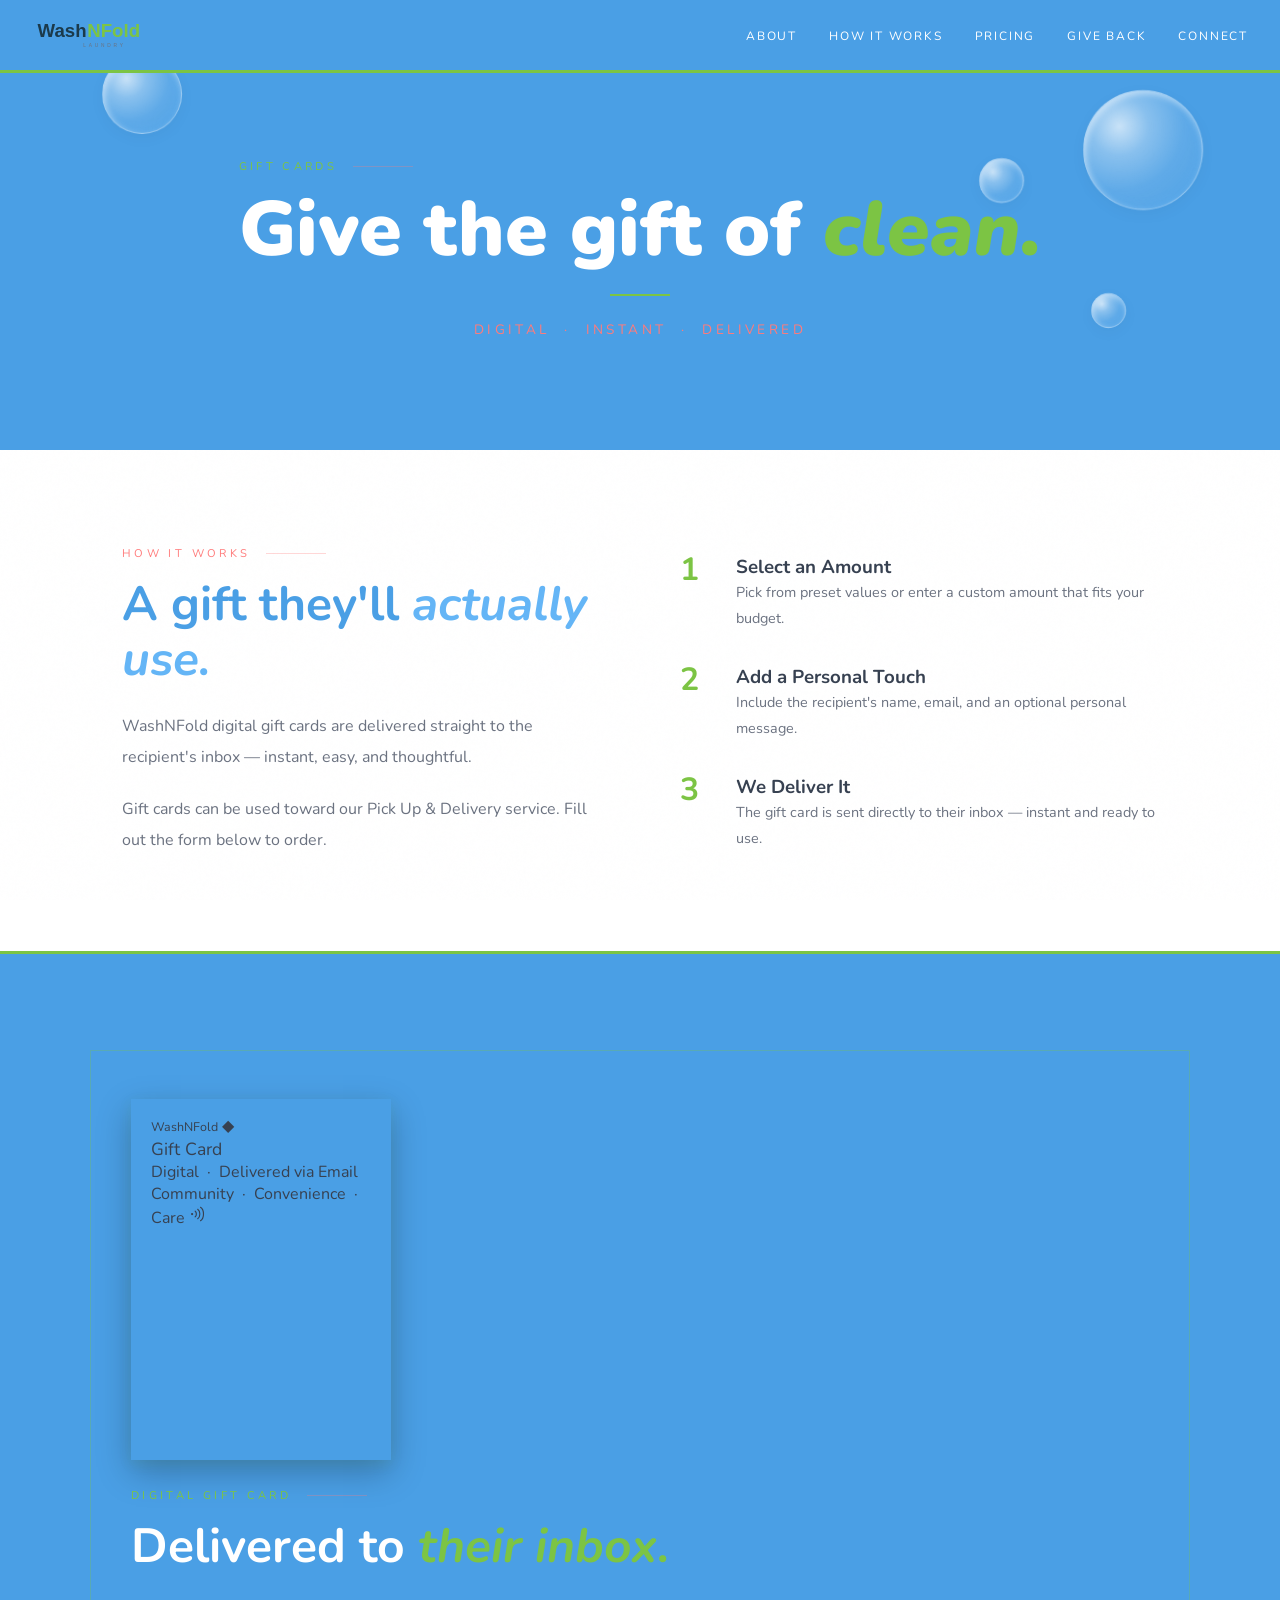
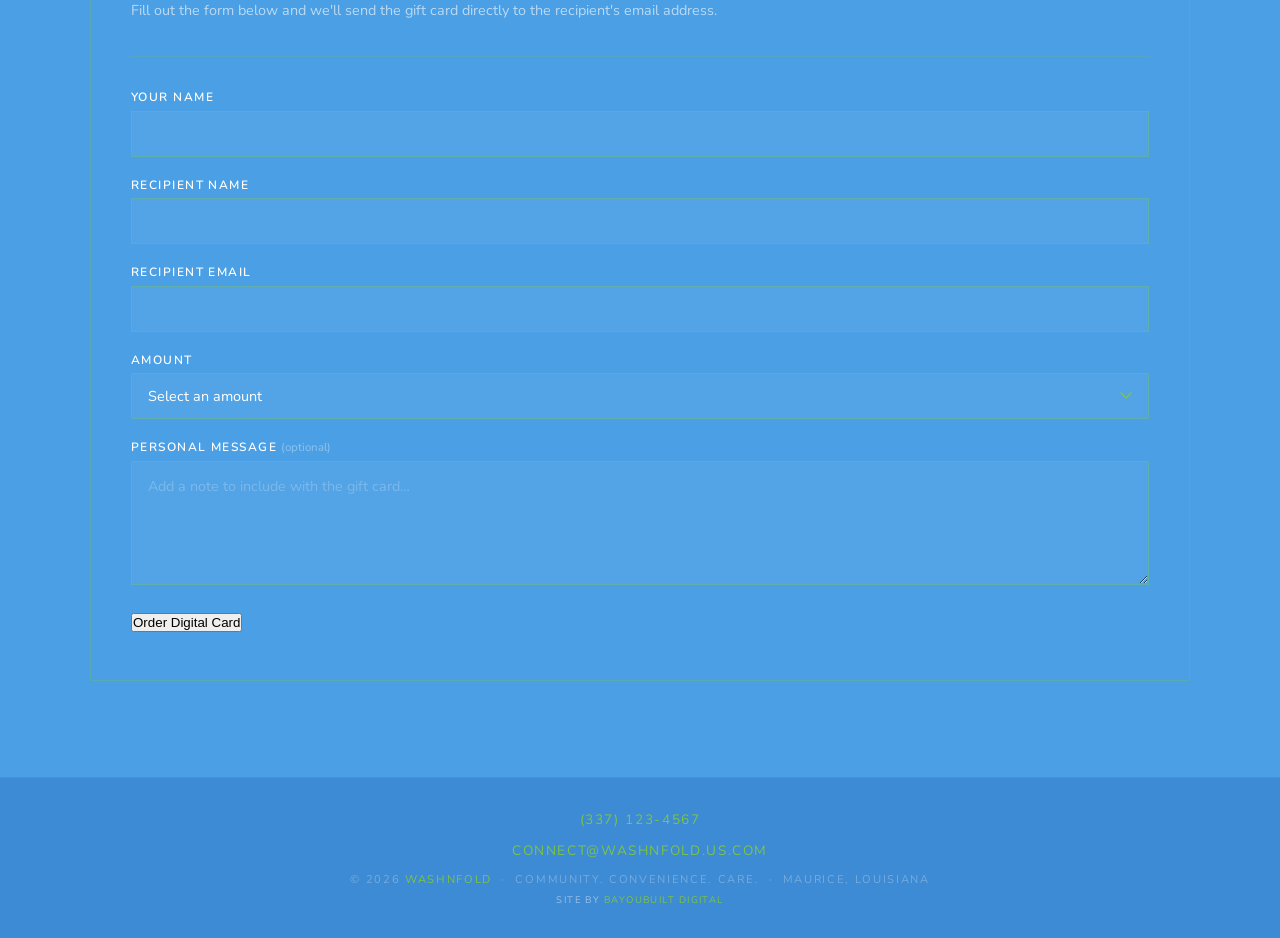
<file: gift-cards.html>
<!DOCTYPE html>

<html lang="en">
<head>
  <meta charset="UTF-8" />
  <meta name="viewport" content="width=device-width, initial-scale=1.0, viewport-fit=cover" />
  <meta http-equiv="X-UA-Compatible" content="IE=edge" />

  <!-- ── PRIMARY SEO ── -->
  <title>Laundry Gift Cards in Maurice, LA | WashNFold</title>
  <meta name="description" content="Give the gift of clean. Order a digital WashNFold gift card — delivered instantly by email. Perfect for any occasion in Maurice, Louisiana." />
  <meta name="keywords" content="laundry gift card Maurice LA, WashNFold gift card, gift card Vermilion Parish, digital laundry gift card Louisiana, wash n fold" />
  <meta name="robots" content="index, follow" />
  <meta name="author" content="WashNFold — D & G Fuzion LLC" />
  <link rel="canonical" href="https://bayoubuilt-digital.github.io/WashNFold/gift-cards.html" />

  <!-- ── OPEN GRAPH (Facebook, LinkedIn) ── -->
  <meta property="og:type" content="website" />
  <meta property="og:url" content="https://bayoubuilt-digital.github.io/WashNFold/gift-cards.html" />
  <meta property="og:site_name" content="WashNFold" />
  <meta property="og:title" content="Laundry Gift Cards | WashNFold — Maurice, LA" />
  <meta property="og:description" content="Give the gift of clean. Digital gift cards delivered instantly by email in Maurice, Louisiana." />
  <meta property="og:image" content="https://bayoubuilt-digital.github.io/WashNFold/og-image.png" />
  <meta property="og:image:width" content="1200" />
  <meta property="og:image:height" content="630" />
  <meta property="og:locale" content="en_US" />

  <!-- ── TWITTER CARD ── -->
  <meta name="twitter:card" content="summary_large_image" />
  <meta name="twitter:title" content="Laundry Gift Cards | WashNFold — Maurice, LA" />
  <meta name="twitter:description" content="Digital laundry gift cards from WashNFold in Maurice, Louisiana. Delivered instantly by email." />
  <meta name="twitter:image" content="https://bayoubuilt-digital.github.io/WashNFold/og-image.png" />

  <!-- ── PRODUCT SCHEMA ── -->
  <script type="application/ld+json">
  {"@context":"https://schema.org","@type":"Product","name":"WashNFold Digital Gift Card","description":"Digital gift cards for laundry services at WashNFold in Maurice, Louisiana. Delivered instantly by email.","brand":{"@type":"Brand","name":"WashNFold"},"offers":{"@type":"AggregateOffer","lowPrice":"10","highPrice":"100","priceCurrency":"USD","seller":{"@type":"LocalBusiness","name":"WashNFold","address":{"@type":"PostalAddress","addressLocality":"Maurice","addressRegion":"LA","addressCountry":"US"}}}}
  </script>

  <!-- ── FAVICON ── -->
  <link rel="icon" type="image/svg+xml" href="favicon.svg" />
  <link rel="apple-touch-icon" sizes="180x180" href="/apple-touch-icon.png" />
  <link rel="icon" type="image/png" sizes="32x32" href="/favicon-32x32.png" />

  <!-- ── FONTS & STYLES ── -->
  <link rel="preconnect" href="https://fonts.googleapis.com" />
  <link rel="preconnect" href="https://fonts.gstatic.com" crossorigin />
  <link href="https://fonts.googleapis.com/css2?family=Nunito:ital,wght@0,300;0,400;0,600;0,700;0,800;1,400&display=swap" rel="stylesheet" />
  <link rel="stylesheet" href="style.css" />
</head>
<body>

  <!-- NAV -->
  <nav>
    <a href="index.html" class="nav-logo"><img src="logo.svg" alt="WashNFold" class="nav-logo-img" /></a>
    <button class="nav-toggle" aria-label="Toggle navigation" aria-expanded="false">
      <span></span><span></span><span></span>
    </button>
    <ul class="nav-links">
      <li><a href="index.html#about">About</a></li>
      <li><a href="index.html#services">How It Works</a></li>
      <li><a href="pick-up-and-delivery.html">Pricing</a></li>
      <li><a href="index.html#giving">Give Back</a></li>
      <li><a href="index.html#connect">Connect</a></li>
    </ul>
  </nav>

  <main>
  <!-- PAGE HERO -->
  <div class="page-hero">
    <div class="bubbles">
      <div class="bubble bubble--1"></div>
      <div class="bubble bubble--3"></div>
      <div class="bubble bubble--4"></div>
      <div class="bubble bubble--6"></div>
    </div>
    <div class="service-number-bg" style="font-size: clamp(6rem, 18vw, 14rem); opacity: 0.04;">🎁</div>
    <div class="page-hero-inner">
      <div class="section-label" style="color: var(--gold);">Gift Cards</div>
      <h1 class="page-hero-title">Give the gift of <em>clean.</em></h1>
      <div class="hero-divider"></div>
      <p class="hero-tagline">Digital &nbsp;·&nbsp; Instant &nbsp;·&nbsp; Delivered</p>
    </div>
  </div>

  <!-- INTRO -->
  <section class="service-page-section">
    <div class="service-page-wrapper">
      <div>
        <div class="section-label">How It Works</div>
        <h2 class="section-title">A gift they'll <em>actually use.</em></h2>
        <p class="section-text">
          WashNFold digital gift cards are delivered straight to the recipient's inbox — instant, easy, and thoughtful.
        </p>
        <br />
        <p class="section-text">
          Gift cards can be used toward our Pick Up &amp; Delivery service. Fill out the form below to order.
        </p>
      </div>
      <div>
        <div class="service-page-steps">
          <div class="service-step">
            <div class="service-step-num">1</div>
            <div>
              <h3>Select an Amount</h3>
              <p>Pick from preset values or enter a custom amount that fits your budget.</p>
            </div>
          </div>
          <div class="service-step">
            <div class="service-step-num">2</div>
            <div>
              <h3>Add a Personal Touch</h3>
              <p>Include the recipient's name, email, and an optional personal message.</p>
            </div>
          </div>
          <div class="service-step">
            <div class="service-step-num">3</div>
            <div>
              <h3>We Deliver It</h3>
              <p>The gift card is sent directly to their inbox — instant and ready to use.</p>
            </div>
          </div>
        </div>
      </div>
    </div>
  </section>

  <!-- GIFT CARD FORMS -->
  <div class="gc-forms-bg">
    <div class="gc-forms-inner">

      <!-- DIGITAL -->
      <div class="gc-form-card" id="digital">
        <div class="gc-form-header">
          <div class="gc-card-visual gc-card-visual--sm">
            <div class="gc-card-top">
              <span class="gc-card-brand">WashNFold</span>
              <span class="gc-card-diamond">◆</span>
            </div>
            <div class="gc-card-mid">
              <div class="gc-card-type">Gift Card</div>
              <div class="gc-card-sub">Digital &nbsp;·&nbsp; Delivered via Email</div>
            </div>
            <div class="gc-card-bottom-row">
              <span class="gc-card-tagline">Community &nbsp;·&nbsp; Convenience &nbsp;·&nbsp; Care</span>
              <svg class="gc-nfc-icon" viewBox="0 0 32 32" fill="none" xmlns="http://www.w3.org/2000/svg" aria-label="Contactless payment">
                <circle cx="5.5" cy="16" r="2" fill="currentColor"/>
                <path d="M11 11C13.8 13.2 13.8 18.8 11 21" stroke="currentColor" stroke-width="2" stroke-linecap="round"/>
                <path d="M15.5 7.5C20.5 11 20.5 21 15.5 24.5" stroke="currentColor" stroke-width="2" stroke-linecap="round"/>
                <path d="M20.5 4C27.5 8.5 27.5 23.5 20.5 28" stroke="currentColor" stroke-width="2" stroke-linecap="round"/>
              </svg>
            </div>
            <div class="gc-card-deco-ring gc-ring-1"></div>
            <div class="gc-card-deco-ring gc-ring-2"></div>
          </div>
          <div class="section-label" style="color: var(--gold);">Digital Gift Card</div>
          <h2 class="section-title" style="color: var(--cream);">Delivered to <em style="color: var(--gold);">their inbox.</em></h2>
          <p style="color: rgba(248,249,250,0.65); font-size: 0.9rem; line-height: 1.8; margin-top: 0.5rem;">Fill out the form below and we'll send the gift card directly to the recipient's email address.</p>
        </div>
        <form class="gc-form" aria-label="Digital gift card order" data-form-id="YOUR_DIGITAL_GC_FORM_ID" onsubmit="handleFormSubmit(event, 'digital-btn', 'Order received — we\'ll send it to their inbox shortly!')">

          <div class="gc-field">
            <label class="gc-label" for="dig-your-name">Your Name</label>
            <input class="gc-input" type="text" id="dig-your-name" name="your_name" required />
          </div>

          <div class="gc-field">
            <label class="gc-label" for="dig-rec-name">Recipient Name</label>
            <input class="gc-input" type="text" id="dig-rec-name" name="recipient_name" required />
          </div>

          <div class="gc-field">
            <label class="gc-label" for="dig-rec-email">Recipient Email</label>
            <input class="gc-input" type="email" id="dig-rec-email" name="recipient_email" required />
          </div>

          <div class="gc-field">
            <label class="gc-label" for="dig-amount">Amount</label>
            <select class="gc-input gc-select" id="dig-amount" name="amount" required>
              <option value="" disabled selected>Select an amount</option>
              <option value="$10">$10</option>
              <option value="$20">$20</option>
              <option value="$25">$25</option>
              <option value="$50">$50</option>
              <option value="$75">$75</option>
              <option value="$100">$100</option>
              <option value="Custom">Custom amount</option>
            </select>
          </div>

          <div class="gc-field">
            <label class="gc-label" for="dig-message">Personal Message <span class="gc-optional">(optional)</span></label>
            <textarea class="gc-input gc-textarea" id="dig-message" name="message" rows="4" placeholder="Add a note to include with the gift card…"></textarea>
          </div>

          <button type="submit" id="digital-btn" class="btn gc-submit-btn">Order Digital Card</button>

        </form>
      </div>

    </div>
  </div>

  </main>

  <!-- FOOTER -->
  <footer>
    <p class="footer-phone"><a href="sms:+13371234567">(337) 123-4567</a></p>
    <p class="footer-phone"><a href="mailto:connect@washnfold.us.com">connect@washnfold.us.com</a></p>
    <p>© 2026 <span>WashNFold</span> &nbsp;·&nbsp; Community. Convenience. Care. &nbsp;·&nbsp; Maurice, Louisiana</p>
    <p class="footer-credit">Site by <a href="https://bayoubuilt-digital.com">BayouBuilt Digital</a></p>
  </footer>

  <script src="main.js"></script>
</body>
</html>
</file>
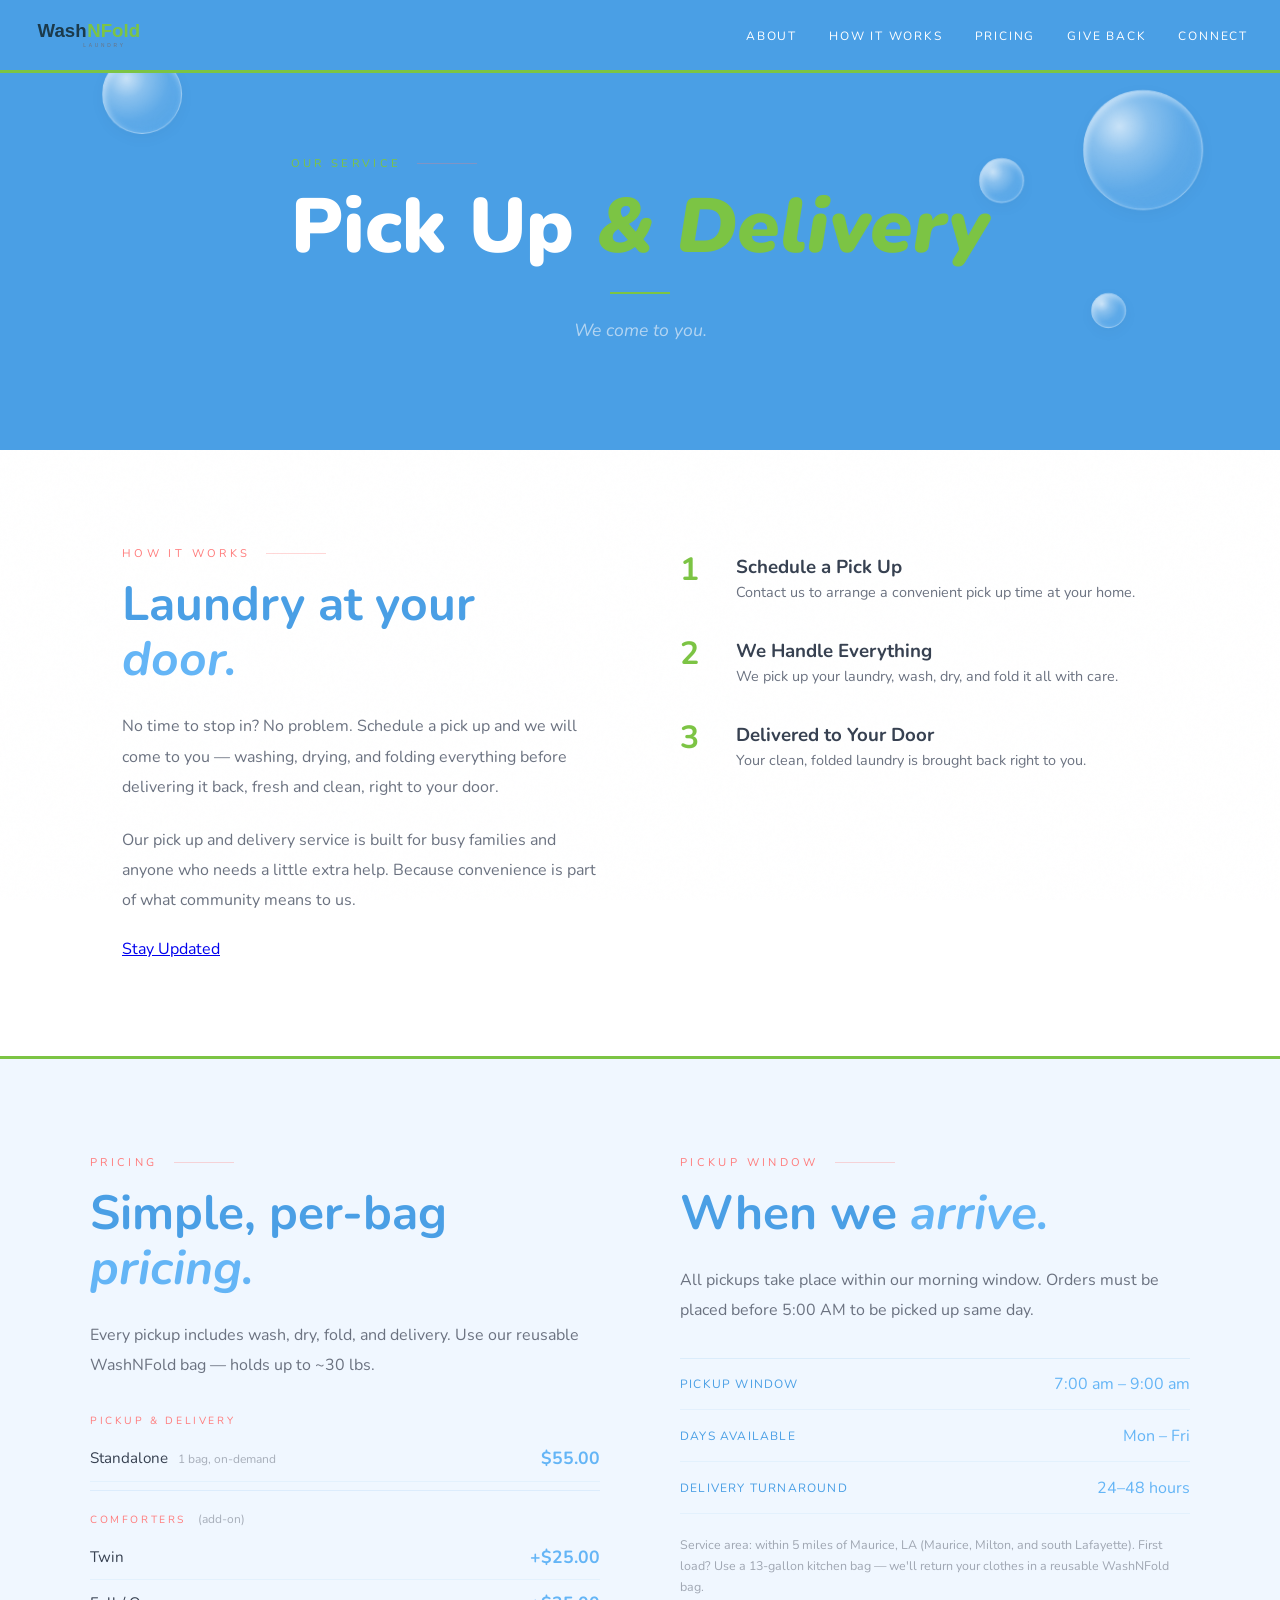
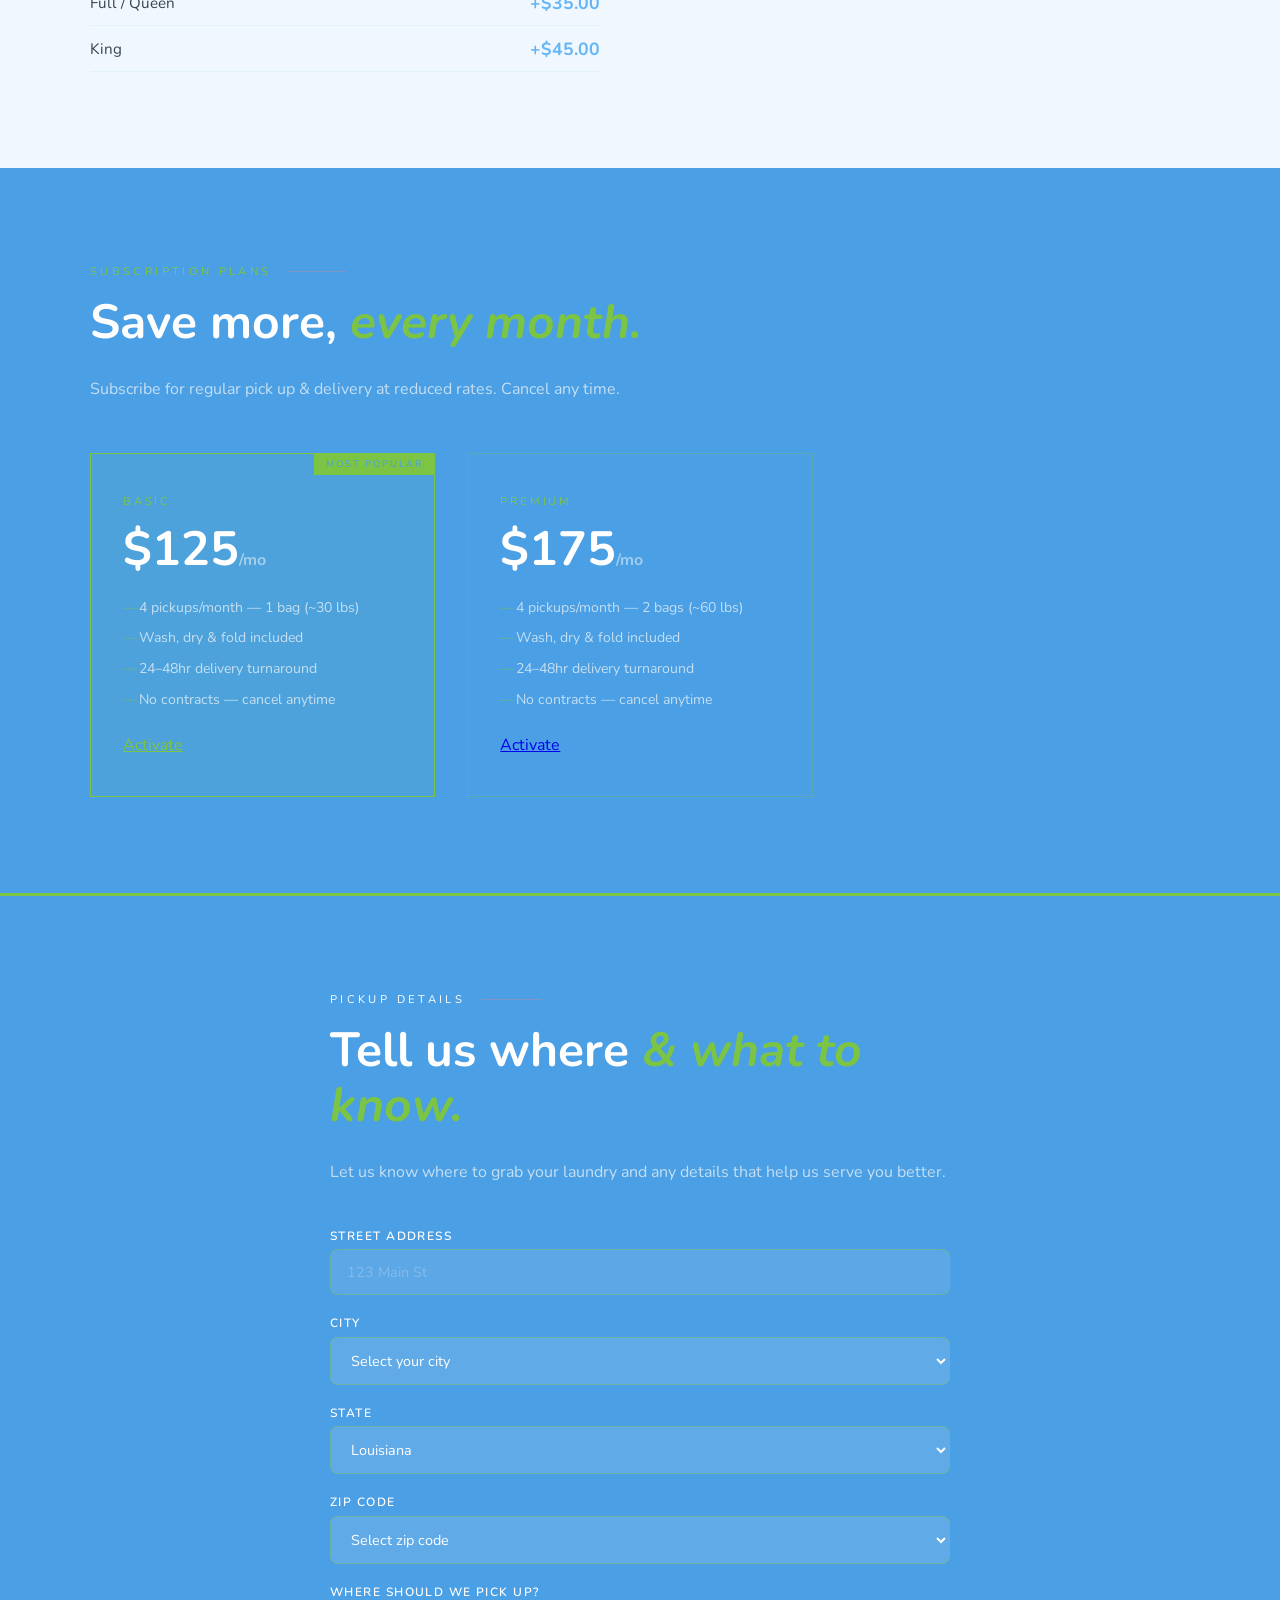
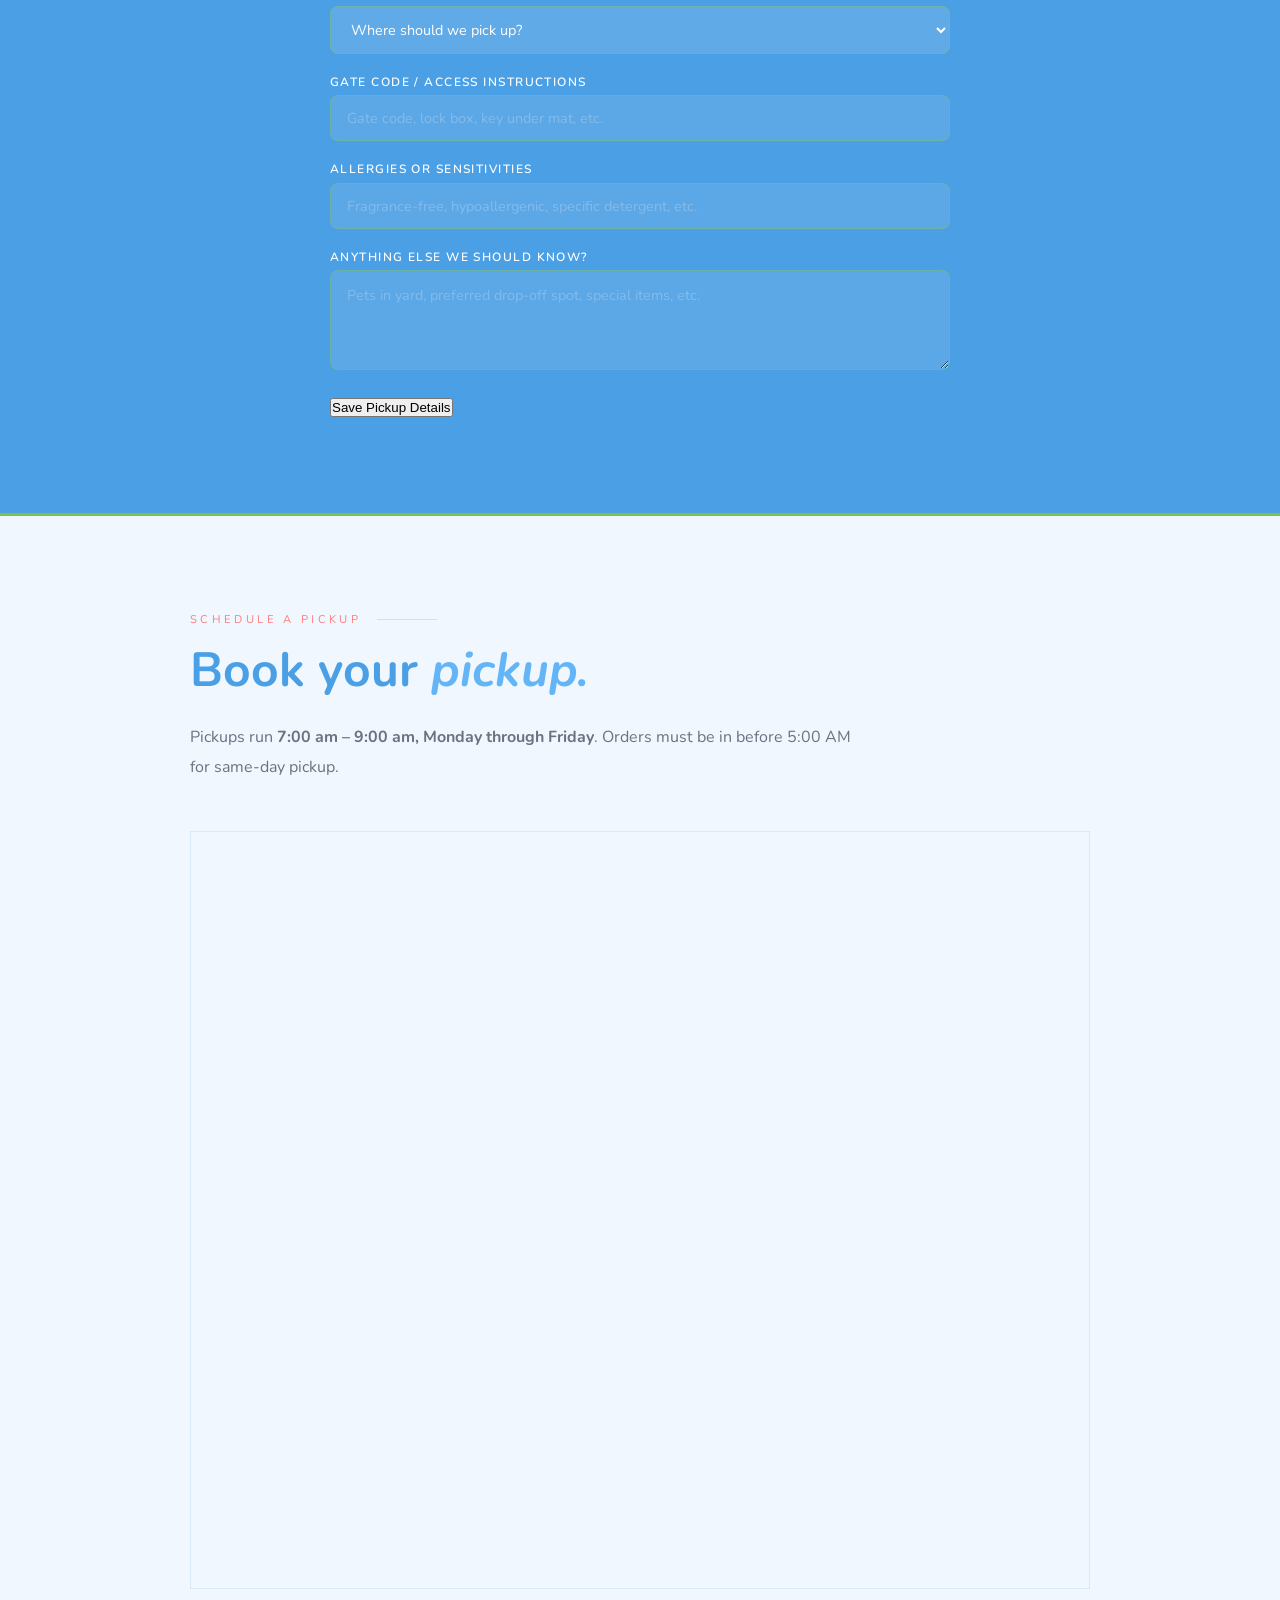
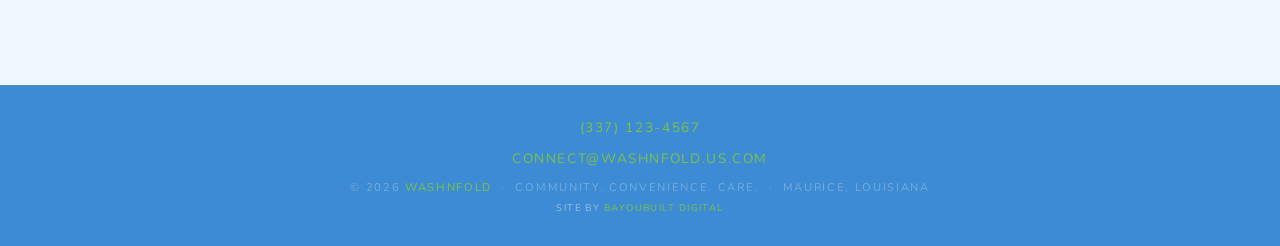
<file: pick-up-and-delivery.html>
<!DOCTYPE html>

<html lang="en">
<head>
  <meta charset="UTF-8" />
  <meta name="viewport" content="width=device-width, initial-scale=1.0, viewport-fit=cover" />
  <meta http-equiv="X-UA-Compatible" content="IE=edge" />

  <!-- ── PRIMARY SEO ── -->
  <title>Laundry Pick Up &amp; Delivery in Maurice, LA | WashNFold</title>
  <meta name="description" content="We come to you. Schedule laundry pick up and delivery in Maurice, Louisiana — washed, folded, and returned to your door. Subscription plans available for Vermilion Parish." />
  <meta name="keywords" content="laundry pickup delivery Maurice LA, WashNFold, laundry delivery Vermilion Parish, laundry pick up service Maurice Louisiana, wash n fold" />
  <meta name="robots" content="index, follow" />
  <meta name="author" content="WashNFold — D & G Fuzion LLC" />
  <link rel="canonical" href="https://bayoubuilt-digital.github.io/WashNFold/pick-up-and-delivery.html" />

  <!-- ── OPEN GRAPH (Facebook, LinkedIn) ── -->
  <meta property="og:type" content="website" />
  <meta property="og:url" content="https://bayoubuilt-digital.github.io/WashNFold/pick-up-and-delivery.html" />
  <meta property="og:site_name" content="WashNFold" />
  <meta property="og:title" content="Laundry Pick Up &amp; Delivery | WashNFold — Maurice, LA" />
  <meta property="og:description" content="We come to you. Laundry pick up and delivery in Maurice, Louisiana — washed, folded, and returned to your door." />
  <meta property="og:image" content="https://bayoubuilt-digital.github.io/WashNFold/og-image.png" />
  <meta property="og:image:width" content="1200" />
  <meta property="og:image:height" content="630" />
  <meta property="og:locale" content="en_US" />

  <!-- ── TWITTER CARD ── -->
  <meta name="twitter:card" content="summary_large_image" />
  <meta name="twitter:title" content="Laundry Pick Up &amp; Delivery | WashNFold — Maurice, LA" />
  <meta name="twitter:description" content="Laundry pick up and delivery service in Maurice, Louisiana. We handle everything and bring it back to your door." />
  <meta name="twitter:image" content="https://bayoubuilt-digital.github.io/WashNFold/og-image.png" />

  <!-- ── SERVICE SCHEMA ── -->
  <script type="application/ld+json">
  {"@context":"https://schema.org","@type":"Service","name":"Laundry Pick Up & Delivery","serviceType":"Laundry Pick Up and Delivery","description":"We pick up your laundry, wash, fold, and deliver it back to your door. Subscription plans available.","provider":{"@type":"LocalBusiness","name":"WashNFold","address":{"@type":"PostalAddress","addressLocality":"Maurice","addressRegion":"LA","addressCountry":"US"}},"areaServed":"Vermilion Parish, Louisiana"}
  </script>

  <!-- ── FAVICON ── -->
  <link rel="icon" type="image/svg+xml" href="favicon.svg" />
  <link rel="apple-touch-icon" sizes="180x180" href="/apple-touch-icon.png" />
  <link rel="icon" type="image/png" sizes="32x32" href="/favicon-32x32.png" />

  <!-- ── FONTS & STYLES ── -->
  <link rel="preconnect" href="https://fonts.googleapis.com" />
  <link rel="preconnect" href="https://fonts.gstatic.com" crossorigin />
  <link href="https://fonts.googleapis.com/css2?family=Nunito:ital,wght@0,300;0,400;0,600;0,700;0,800;1,400&display=swap" rel="stylesheet" />
  <link rel="stylesheet" href="style.css" />
</head>
<body>

  <!-- NAV -->
  <nav>
    <a href="index.html" class="nav-logo"><img src="logo.svg" alt="WashNFold" class="nav-logo-img" /></a>
    <button class="nav-toggle" aria-label="Toggle navigation" aria-expanded="false">
      <span></span><span></span><span></span>
    </button>
    <ul class="nav-links">
      <li><a href="index.html#about">About</a></li>
      <li><a href="index.html#services">How It Works</a></li>
      <li><a href="pick-up-and-delivery.html">Pricing</a></li>
      <li><a href="index.html#giving">Give Back</a></li>
      <li><a href="index.html#connect">Connect</a></li>
    </ul>
  </nav>

  <main>
  <!-- PAGE HERO -->
  <div class="page-hero">
    <div class="bubbles">
      <div class="bubble bubble--1"></div>
      <div class="bubble bubble--3"></div>
      <div class="bubble bubble--4"></div>
      <div class="bubble bubble--6"></div>
    </div>
    <div class="page-hero-inner">
      <div class="section-label" style="color: var(--gold);">Our Service</div>
      <h1 class="page-hero-title">Pick Up <em>&amp; Delivery</em></h1>
      <div class="hero-divider"></div>
      <p class="page-hero-sub">We come to you.</p>
    </div>
  </div>

  <!-- CONTENT -->
  <section class="service-page-section">
    <div class="service-page-wrapper">
      <div>
        <div class="section-label">How It Works</div>
        <h2 class="section-title">Laundry at your <em>door.</em></h2>
        <p class="section-text">
          No time to stop in? No problem. Schedule a pick up and we will come to you — washing, drying, and folding everything before delivering it back, fresh and clean, right to your door.
        </p>
        <br />
        <p class="section-text">
          Our pick up and delivery service is built for busy families and anyone who needs a little extra help. Because convenience is part of what community means to us.
        </p>
        <br />
        <a href="index.html#connect" class="btn">Stay Updated</a>
      </div>
      <div>
        <div class="service-page-steps">
          <div class="service-step">
            <div class="service-step-num">1</div>
            <div>
              <h3>Schedule a Pick Up</h3>
              <p>Contact us to arrange a convenient pick up time at your home.</p>
            </div>
          </div>
          <div class="service-step">
            <div class="service-step-num">2</div>
            <div>
              <h3>We Handle Everything</h3>
              <p>We pick up your laundry, wash, dry, and fold it all with care.</p>
            </div>
          </div>
          <div class="service-step">
            <div class="service-step-num">3</div>
            <div>
              <h3>Delivered to Your Door</h3>
              <p>Your clean, folded laundry is brought back right to you.</p>
            </div>
          </div>
        </div>
      </div>
    </div>
  </section>

  <!-- PRICING -->
  <div class="rates-bg">
    <div class="rates-inner">

      <div class="rates-col">
        <div class="section-label">Pricing</div>
        <h2 class="section-title">Simple, per-bag <em>pricing.</em></h2>
        <p class="section-text">Every pickup includes wash, dry, fold, and delivery. Use our reusable WashNFold bag — holds up to ~30 lbs.</p>
        <div class="rates-table">
          <div class="rates-category">Pickup &amp; Delivery</div>
          <div class="rate-row">
            <span class="rate-name">Standalone <span class="rate-note">1 bag, on-demand</span></span>
            <span class="rate-price">$55.00</span>
          </div>
          <div class="rates-category">Comforters <span class="rate-note">(add-on)</span></div>
          <div class="rate-row">
            <span class="rate-name">Twin</span>
            <span class="rate-price">+$25.00</span>
          </div>
          <div class="rate-row">
            <span class="rate-name">Full / Queen</span>
            <span class="rate-price">+$35.00</span>
          </div>
          <div class="rate-row">
            <span class="rate-name">King</span>
            <span class="rate-price">+$45.00</span>
          </div>
        </div>
      </div>

      <div class="rates-col">
        <div class="section-label">Pickup Window</div>
        <h2 class="section-title">When we <em>arrive.</em></h2>
        <p class="section-text">All pickups take place within our morning window. Orders must be placed before 5:00 AM to be picked up same day.</p>
        <div class="hours-table">
          <div class="hours-row">
            <span class="hours-day">Pickup Window</span>
            <span class="hours-time-val">7:00 am – 9:00 am</span>
          </div>
          <div class="hours-row">
            <span class="hours-day">Days Available</span>
            <span class="hours-time-val">Mon – Fri</span>
          </div>
          <div class="hours-row">
            <span class="hours-day">Delivery Turnaround</span>
            <span class="hours-time-val">24–48 hours</span>
          </div>
        </div>
        <p class="hours-disclaimer">Service area: within 5 miles of Maurice, LA (Maurice, Milton, and south Lafayette). First load? Use a 13-gallon kitchen bag — we'll return your clothes in a reusable WashNFold bag.</p>
      </div>

    </div>
  </div>

  <!-- SUBSCRIPTION PLANS -->
  <div class="subscription-bg" id="pud-plans">
    <div class="subscription-inner">
      <div class="section-label" style="color: var(--gold);">Subscription Plans</div>
      <h2 class="section-title" style="color: var(--cream);">Save more, <em style="color: var(--gold);">every month.</em></h2>
      <p class="section-text" style="color: rgba(248,249,250,0.7); margin-bottom: 3rem;">Subscribe for regular pick up &amp; delivery at reduced rates. Cancel any time.</p>
      <div class="sub-grid">

        <div class="sub-card sub-card-featured">
          <div class="sub-badge">Most Popular</div>
          <div class="sub-label">Basic</div>
          <div class="sub-price">$125<span>/mo</span></div>
          <ul class="sub-features">
            <li>4 pickups/month — 1 bag (~30 lbs)</li>
            <li>Wash, dry &amp; fold included</li>
            <li>24–48hr delivery turnaround</li>
            <li>No contracts — cancel anytime</li>
          </ul>
          <a href="subscribe.html" class="service-btn sub-btn-featured">Activate</a>
        </div>

        <div class="sub-card">
          <div class="sub-label">Premium</div>
          <div class="sub-price">$175<span>/mo</span></div>
          <ul class="sub-features">
            <li>4 pickups/month — 2 bags (~60 lbs)</li>
            <li>Wash, dry &amp; fold included</li>
            <li>24–48hr delivery turnaround</li>
            <li>No contracts — cancel anytime</li>
          </ul>
          <a href="subscribe.html" class="service-btn">Activate</a>
        </div>

      </div>
    </div>
  </div>

  <!-- PICKUP DETAILS -->
  <div class="pickup-details-bg">
    <div class="pickup-details-inner">
      <div class="section-label">Pickup Details</div>
      <h2 class="section-title">Tell us where <em>&amp; what to know.</em></h2>
      <p class="section-text">Let us know where to grab your laundry and any details that help us serve you better.</p>

      <form class="pickup-form" aria-label="Pickup details" data-form-id="YOUR_PICKUP_FORM_ID" onsubmit="handleFormSubmit(event, 'pickup-submit-btn', 'Details saved — thank you!')">

        <!-- Pickup Address -->
        <div class="pickup-field">
          <label class="pickup-label" for="pickup-street">Street Address</label>
          <input class="pickup-input" type="text" id="pickup-street" name="street_address" placeholder="123 Main St" required />
        </div>

        <div class="pickup-field">
          <label class="pickup-label" for="pickup-city">City</label>
          <select class="pickup-input pickup-select" id="pickup-city" name="city" required>
            <option value="" disabled selected>Select your city</option>
            <option value="Maurice">Maurice</option>
            <option value="Milton">Milton</option>
            <option value="Lafayette">Lafayette</option>
          </select>
        </div>

        <div class="pickup-field">
          <label class="pickup-label" for="pickup-state">State</label>
          <select class="pickup-input pickup-select" id="pickup-state" name="state">
            <option value="LA" selected>Louisiana</option>
          </select>
        </div>

        <div class="pickup-field">
          <label class="pickup-label" for="pickup-zip">Zip Code</label>
          <select class="pickup-input pickup-select" id="pickup-zip" name="zip_code" required>
            <option value="" disabled selected>Select zip code</option>
            <optgroup label="Maurice">
              <option value="70555">70555 — Maurice</option>
            </optgroup>
            <optgroup label="Milton">
              <option value="70558">70558 — Milton</option>
            </optgroup>
            <optgroup label="Lafayette">
              <option value="70507">70507 — Lafayette</option>
              <option value="70508">70508 — Lafayette</option>
            </optgroup>
          </select>
        </div>

        <!-- Pickup Location -->
        <div class="pickup-field">
          <label class="pickup-label" for="pickup-location">Where Should We Pick Up?</label>
          <select class="pickup-input pickup-select" id="pickup-location" name="pickup_location" required>
            <option value="" disabled selected>Where should we pick up?</option>
            <option value="Front Door">Front Door</option>
            <option value="Side Door">Side Door</option>
            <option value="Carport">Carport</option>
            <option value="Other">Other</option>
          </select>
        </div>

        <!-- Other — visible when "Other" is selected -->
        <div class="pickup-field pickup-other-field" id="pickup-other-wrap" style="display:none;">
          <label class="pickup-label" for="pickup-other">Describe Location</label>
          <input class="pickup-input" type="text" id="pickup-other" name="pickup_location_other" placeholder="e.g. Back porch, garage, etc." />
        </div>

        <!-- Special Instructions -->
        <div class="pickup-field">
          <label class="pickup-label" for="pickup-gate">Gate Code / Access Instructions</label>
          <input class="pickup-input" type="text" id="pickup-gate" name="gate_code" placeholder="Gate code, lock box, key under mat, etc." />
        </div>

        <div class="pickup-field">
          <label class="pickup-label" for="pickup-allergies">Allergies or Sensitivities</label>
          <input class="pickup-input" type="text" id="pickup-allergies" name="allergies" placeholder="Fragrance-free, hypoallergenic, specific detergent, etc." />
        </div>

        <div class="pickup-field">
          <label class="pickup-label" for="pickup-notes">Anything Else We Should Know?</label>
          <textarea class="pickup-input pickup-textarea" id="pickup-notes" name="special_notes" rows="3" placeholder="Pets in yard, preferred drop-off spot, special items, etc."></textarea>
        </div>

        <button type="submit" id="pickup-submit-btn" class="btn">Save Pickup Details</button>
      </form>
    </div>
  </div>

  <!-- SCHEDULE -->
  <div class="square-schedule-bg">
    <div class="square-schedule-inner">
      <div class="section-label">Schedule a Pickup</div>
      <h2 class="section-title">Book your <em>pickup.</em></h2>
      <p class="section-text">Pickups run <strong>7:00 am – 9:00 am, Monday through Friday</strong>. Orders must be in before 5:00 AM for same-day pickup.</p>
      <div class="square-embed-wrap">
        <!-- Replace the src URL with your Square Appointments booking link.
             Find it in: Square Dashboard → Appointments → Online Booking → Share & Embed -->
        <iframe
          src="https://squareup.com/appointments/buyer/widget/no-booking/YOUR_LOCATION_ID"
          width="100%"
          height="750"
          frameborder="0"
          title="Schedule a Pickup — WashNFold Laundry"
          allow="payment"
        ></iframe>
      </div>
    </div>
  </div>

  </main>

  <!-- FOOTER -->
  <footer>
    <p class="footer-phone"><a href="sms:+13371234567">(337) 123-4567</a></p>
    <p class="footer-phone"><a href="mailto:connect@washnfold.us.com">connect@washnfold.us.com</a></p>
    <p>© 2026 <span>WashNFold</span> &nbsp;·&nbsp; Community. Convenience. Care. &nbsp;·&nbsp; Maurice, Louisiana</p>
    <p class="footer-credit">Site by <a href="https://bayoubuilt-digital.com">BayouBuilt Digital</a></p>
  </footer>

  <script src="main.js"></script>
</body>
</html>
</file>
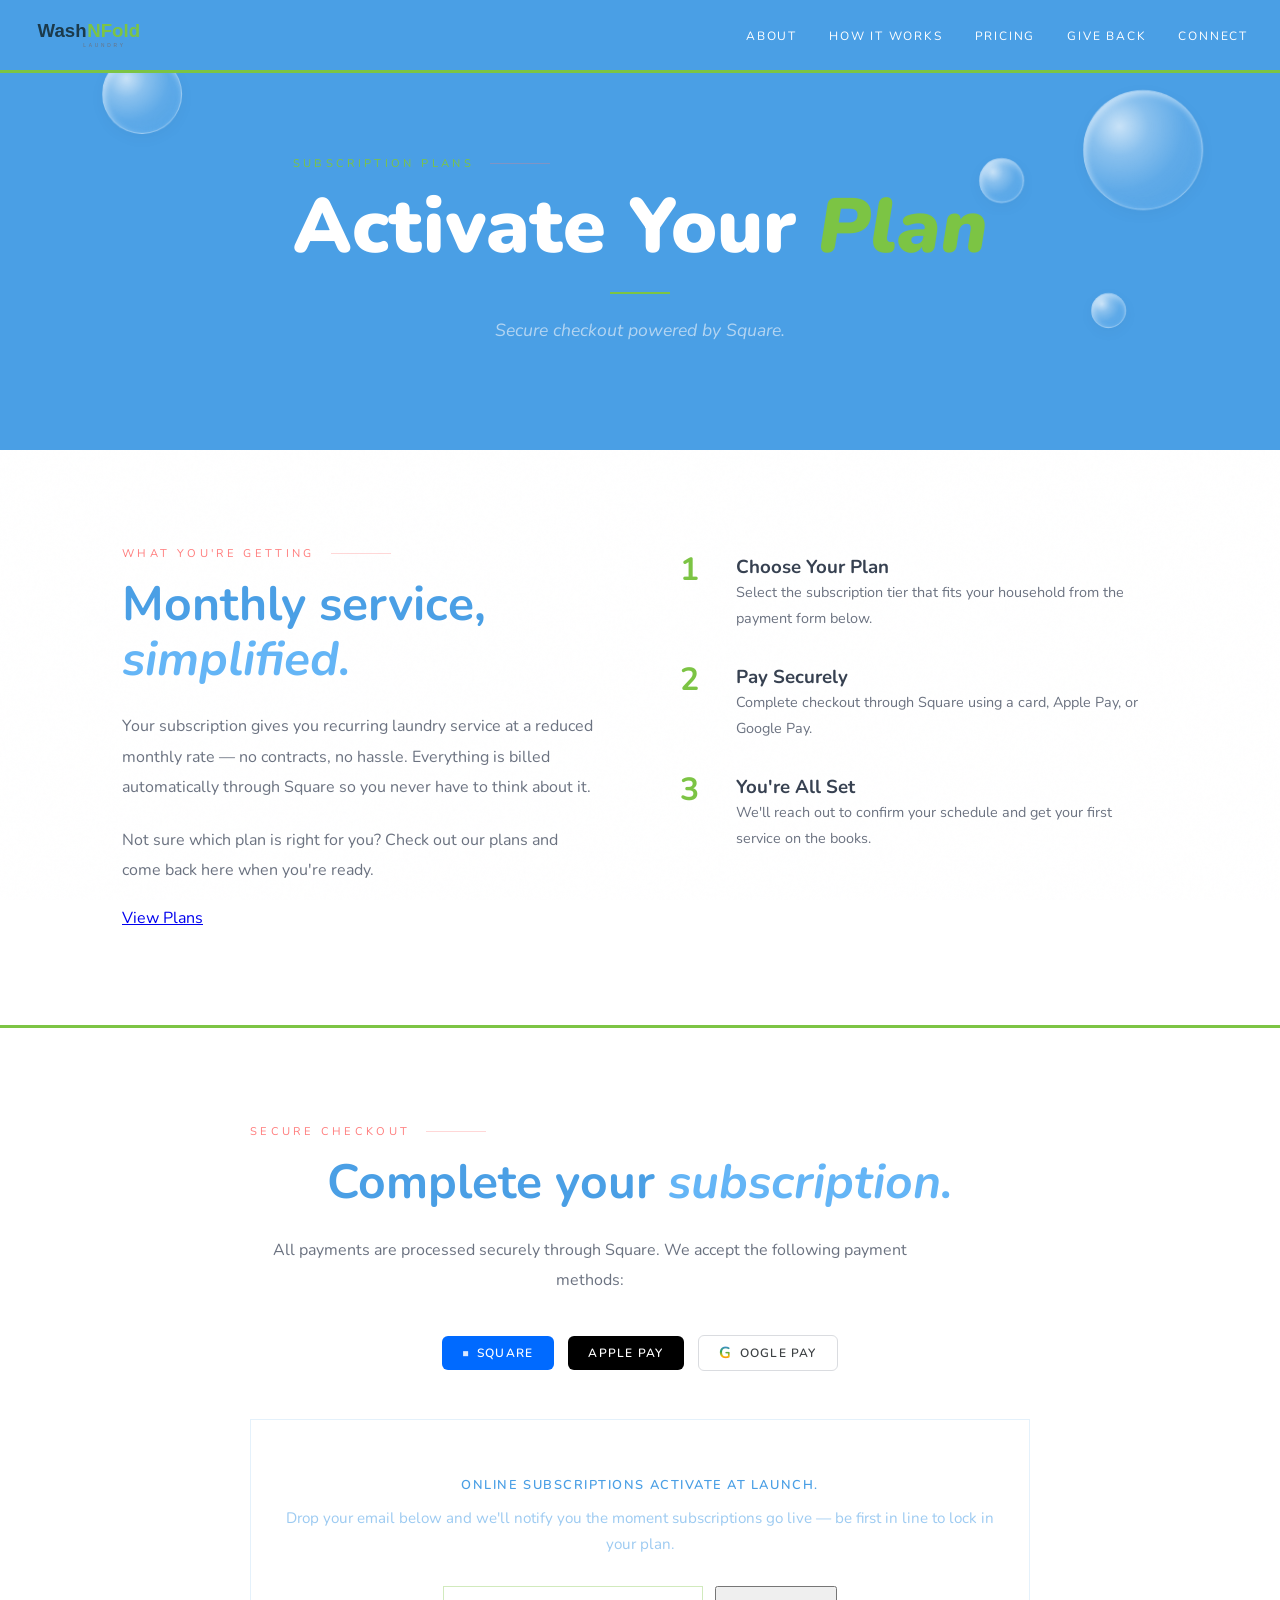
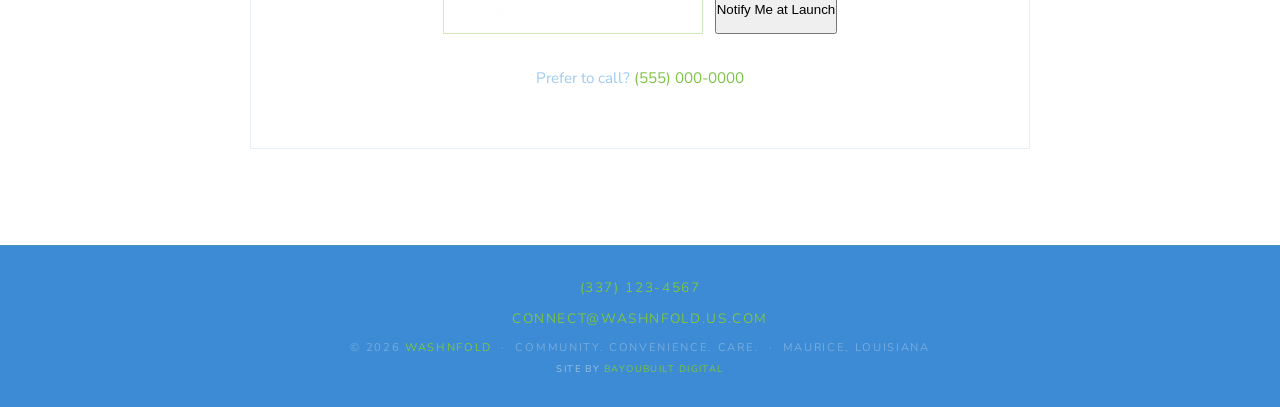
<file: subscribe.html>
<!DOCTYPE html>

<html lang="en">
<head>
  <meta charset="UTF-8" />
  <meta name="viewport" content="width=device-width, initial-scale=1.0, viewport-fit=cover" />
  <meta http-equiv="X-UA-Compatible" content="IE=edge" />

  <!-- ── PRIMARY SEO ── -->
  <title>Laundry Subscription Plans in Maurice, LA | WashNFold</title>
  <meta name="description" content="Activate a WashNFold subscription and save on wash &amp; fold and pick up &amp; delivery in Maurice, Louisiana. Monthly plans with Apple Pay, Google Pay, and Square." />
  <meta name="keywords" content="laundry subscription Maurice LA, WashNFold, monthly laundry plan Vermilion Parish, laundry membership Maurice Louisiana, wash n fold" />
  <meta name="robots" content="index, follow" />
  <meta name="author" content="WashNFold — D & G Fuzion LLC" />
  <link rel="canonical" href="https://bayoubuilt-digital.github.io/WashNFold/subscribe.html" />

  <!-- ── OPEN GRAPH (Facebook, LinkedIn) ── -->
  <meta property="og:type" content="website" />
  <meta property="og:url" content="https://bayoubuilt-digital.github.io/WashNFold/subscribe.html" />
  <meta property="og:site_name" content="WashNFold" />
  <meta property="og:title" content="Laundry Subscription Plans | WashNFold — Maurice, LA" />
  <meta property="og:description" content="Save on laundry with a monthly subscription from WashNFold in Maurice, Louisiana. Wash &amp; fold and pick up &amp; delivery plans available." />
  <meta property="og:image" content="https://bayoubuilt-digital.github.io/WashNFold/og-image.png" />
  <meta property="og:image:width" content="1200" />
  <meta property="og:image:height" content="630" />
  <meta property="og:locale" content="en_US" />

  <!-- ── TWITTER CARD ── -->
  <meta name="twitter:card" content="summary_large_image" />
  <meta name="twitter:title" content="Laundry Subscription Plans | WashNFold — Maurice, LA" />
  <meta name="twitter:description" content="Monthly laundry subscription plans in Maurice, Louisiana. Save on wash &amp; fold and pick up &amp; delivery." />
  <meta name="twitter:image" content="https://bayoubuilt-digital.github.io/WashNFold/og-image.png" />

  <!-- ── SERVICE SCHEMA (JSON-LD) ── -->
  <script type="application/ld+json">
  {
    "@context": "https://schema.org",
    "@type": "Service",
    "serviceType": "Laundry Subscription Service",
    "provider": {"@type": "LocalBusiness", "name": "WashNFold"},
    "areaServed": {"@type": "County", "name": "Vermilion Parish"},
    "description": "Monthly laundry pickup and delivery subscription plans."
  }
  </script>

  <!-- ── FAVICON ── -->
  <link rel="icon" type="image/svg+xml" href="favicon.svg" />
  <link rel="apple-touch-icon" sizes="180x180" href="/apple-touch-icon.png" />
  <link rel="icon" type="image/png" sizes="32x32" href="/favicon-32x32.png" />

  <!-- ── FONTS & STYLES ── -->
  <link rel="preconnect" href="https://fonts.googleapis.com" />
  <link rel="preconnect" href="https://fonts.gstatic.com" crossorigin />
  <link href="https://fonts.googleapis.com/css2?family=Nunito:ital,wght@0,300;0,400;0,600;0,700;0,800;1,400&display=swap" rel="stylesheet" />
  <link rel="stylesheet" href="style.css" />
</head>
<body>

  <!-- NAV -->
  <nav>
    <a href="index.html" class="nav-logo"><img src="logo.svg" alt="WashNFold" class="nav-logo-img" /></a>
    <button class="nav-toggle" aria-label="Toggle navigation" aria-expanded="false">
      <span></span><span></span><span></span>
    </button>
    <ul class="nav-links">
      <li><a href="index.html#about">About</a></li>
      <li><a href="index.html#services">How It Works</a></li>
      <li><a href="pick-up-and-delivery.html">Pricing</a></li>
      <li><a href="index.html#giving">Give Back</a></li>
      <li><a href="index.html#connect">Connect</a></li>
    </ul>
  </nav>

  <main>
  <!-- PAGE HERO -->
  <div class="page-hero">
    <div class="bubbles">
      <div class="bubble bubble--1"></div>
      <div class="bubble bubble--3"></div>
      <div class="bubble bubble--4"></div>
      <div class="bubble bubble--6"></div>
    </div>
    <div class="service-number-bg" style="font-size: clamp(6rem, 18vw, 14rem); opacity: 0.04;">$</div>
    <div class="page-hero-inner">
      <div class="section-label" style="color: var(--gold);">Subscription Plans</div>
      <h1 class="page-hero-title">Activate Your <em>Plan</em></h1>
      <div class="hero-divider"></div>
      <p class="page-hero-sub">Secure checkout powered by Square.</p>
    </div>
  </div>

  <!-- PLAN SUMMARY -->
  <section class="service-page-section">
    <div class="service-page-wrapper">
      <div>
        <div class="section-label">What You're Getting</div>
        <h2 class="section-title">Monthly service, <em>simplified.</em></h2>
        <p class="section-text">
          Your subscription gives you recurring laundry service at a reduced monthly rate — no contracts, no hassle. Everything is billed automatically through Square so you never have to think about it.
        </p>
        <br />
        <p class="section-text">
          Not sure which plan is right for you? Check out our plans and come back here when you're ready.
        </p>
        <br />
        <a href="pick-up-and-delivery.html#pud-plans" class="btn">View Plans</a>
      </div>
      <div>
        <div class="service-page-steps">
          <div class="service-step">
            <div class="service-step-num">1</div>
            <div>
              <h3>Choose Your Plan</h3>
              <p>Select the subscription tier that fits your household from the payment form below.</p>
            </div>
          </div>
          <div class="service-step">
            <div class="service-step-num">2</div>
            <div>
              <h3>Pay Securely</h3>
              <p>Complete checkout through Square using a card, Apple Pay, or Google Pay.</p>
            </div>
          </div>
          <div class="service-step">
            <div class="service-step-num">3</div>
            <div>
              <h3>You're All Set</h3>
              <p>We'll reach out to confirm your schedule and get your first service on the books.</p>
            </div>
          </div>
        </div>
      </div>
    </div>
  </section>

  <!-- PAYMENT -->
  <div class="payment-bg" id="payment">
    <div class="payment-inner">
      <div class="section-label">Secure Checkout</div>
      <h2 class="section-title">Complete your <em>subscription.</em></h2>
      <p class="section-text">All payments are processed securely through Square. We accept the following payment methods:</p>

      <div class="payment-methods">
        <div class="payment-badge payment-badge-sq">
          <span class="pay-icon-sq">&#9632;</span> Square
        </div>
        <div class="payment-badge payment-badge-apple">
          Apple Pay
        </div>
        <div class="payment-badge payment-badge-google">
          <span class="pay-g">G</span>oogle Pay
        </div>
      </div>

      <div class="square-payment-wrap">
        <p class="payment-placeholder-note">Online subscriptions activate at launch.</p>
        <p class="payment-placeholder-sub">Drop your email below and we'll notify you the moment subscriptions go live — be first in line to lock in your plan.</p>
        <form class="notify-form" aria-label="Subscription notification signup" data-form-id="YOUR_NOTIFY_FORM_ID" onsubmit="handleNotifySubmit(event)">
          <input type="email" name="email" placeholder="your@email.com" required class="notify-input" />
          <button type="submit" class="btn">Notify Me at Launch</button>
        </form>
        <p class="payment-placeholder-sub" style="margin-top: 2rem;">Prefer to call? <a href="tel:5550000000" style="color: var(--gold); text-decoration: none;">(555) 000-0000</a></p>
      </div>
    </div>
  </div>

  </main>

  <!-- FOOTER -->
  <footer>
    <p class="footer-phone"><a href="sms:+13371234567">(337) 123-4567</a></p>
    <p class="footer-phone"><a href="mailto:connect@washnfold.us.com">connect@washnfold.us.com</a></p>
    <p>© 2026 <span>WashNFold</span> &nbsp;·&nbsp; Community. Convenience. Care. &nbsp;·&nbsp; Maurice, Louisiana</p>
    <p class="footer-credit">Site by <a href="https://bayoubuilt-digital.com">BayouBuilt Digital</a></p>
  </footer>

  <script src="main.js"></script>
</body>
</html>
</file>
<file: style.css>
:root {
    --teal: #64B5F6;
    --rust: #FF7B7B;
    --gold: #7CC444;
    --navy: #4A9FE5;
    --navy-deep: #3D8BD4;
    --cream: #FFFFFF;
    --cream-dark: #F0F7FF;
    --text: #374151;
    --text-warm: #6B7280;
}

* { margin: 0; padding: 0; box-sizing: border-box; }

html { scroll-behavior: smooth; }

body {
    background-color: var(--cream);
    color: var(--text);
    font-family: 'Nunito', sans-serif;
    overflow-x: hidden;
}

/* NOISE TEXTURE OVERLAY */
body::before {
    content: '';
    position: fixed;
    inset: 0;
    background-image: url("data:image/svg+xml,%3Csvg viewBox='0 0 256 256' xmlns='http://www.w3.org/2000/svg'%3E%3Cfilter id='noise'%3E%3CfeTurbulence type='fractalNoise' baseFrequency='0.9' numOctaves='4' stitchTiles='stitch'/%3E%3C/filter%3E%3Crect width='100%25' height='100%25' filter='url(%23noise)' opacity='0.04'/%3E%3C/svg%3E");
    pointer-events: none;
    z-index: -1;
    opacity: 0.4;
}

/* NAV */
nav {
    position: fixed;
    top: 0;
    width: 100%;
    background: var(--navy);
    padding: 1rem 2rem;
    display: flex;
    justify-content: space-between;
    align-items: center;
    z-index: 100;
    border-bottom: 3px solid var(--gold);
}

.nav-logo {
    display: flex;
    align-items: center;
    text-decoration: none;
}

.nav-logo-img {
    height: 38px;
    width: auto;
}

.nav-links {
    display: flex;
    gap: 2rem;
    list-style: none;
}

.nav-links a {
    font-family: 'Nunito', sans-serif;
    font-size: 0.75rem;
    letter-spacing: 0.15em;
    text-transform: uppercase;
    color: var(--cream);
    text-decoration: none;
    transition: color 0.3s;
}

.nav-links a:hover { color: var(--gold); }

/* HERO */
.hero {
    min-height: 100vh;
    background: var(--navy);
    display: flex;
    flex-direction: column;
    align-items: center;
    justify-content: center;
    text-align: center;
    padding: 8rem 2rem 4rem;
    position: relative;
    overflow: hidden;
}

.hero::before {
    content: '';
    position: absolute;
    inset: 0;
    background: radial-gradient(ellipse at 30% 50%, rgba(100,181,246,0.3) 0%, transparent 60%),
    radial-gradient(ellipse at 70% 50%, rgba(124,196,68,0.25) 0%, transparent 60%);
}

.hero-badge {
    font-family: 'Nunito', sans-serif;
    font-size: 0.7rem;
    letter-spacing: 0.3em;
    text-transform: uppercase;
    color: var(--gold);
    border: 1px solid var(--gold);
    padding: 0.4rem 1.2rem;
    margin-bottom: 2rem;
    animation: fadeUp 0.8s ease forwards;
    opacity: 0;
}

.hero h1 {
    margin-bottom: 1rem;
    animation: fadeUp 0.8s ease 0.2s forwards;
    opacity: 0;
    line-height: 1;
}

.hero-logo {
    max-width: 500px;
    width: 80vw;
    height: auto;
}

.hero-sub {
    font-family: 'Nunito', sans-serif;
    font-style: italic;
    font-size: clamp(1rem, 2vw, 1.4rem);
    color: rgba(248,249,250,0.7);
    margin-bottom: 2.5rem;
    animation: fadeUp 0.8s ease 0.4s forwards;
    opacity: 0;
}

.hero-tagline {
    font-family: 'Nunito', sans-serif;
    font-size: 0.85rem;
    letter-spacing: 0.25em;
    text-transform: uppercase;
    color: var(--rust);
    animation: fadeUp 0.8s ease 0.6s forwards;
    opacity: 0;
}

.hero-divider {
    width: 60px;
    height: 2px;
    background: var(--gold);
    margin: 1.5rem auto;
    animation: fadeUp 0.8s ease 0.5s forwards;
    opacity: 0;
}

.scroll-indicator {
    position: absolute;
    bottom: 2rem;
    left: 50%;
    transform: translateX(-50%);
    display: flex;
    flex-direction: column;
    align-items: center;
    gap: 0.5rem;
    animation: fadeUp 0.8s ease 1s forwards;
    opacity: 0;
}

.scroll-indicator span {
    font-family: 'Nunito', sans-serif;
    font-size: 0.65rem;
    letter-spacing: 0.2em;
    text-transform: uppercase;
    color: rgba(248,249,250,0.4);
}

.scroll-line {
    width: 1px;
    height: 40px;
    background: linear-gradient(to bottom, var(--gold), transparent);
    animation: scrollPulse 2s ease infinite;
}

/* COMING SOON BANNER */
/* SECTIONS */
section {
    padding: 6rem 2rem;
    max-width: 1100px;
    margin: 0 auto;
}

.section-label {
    font-family: 'Nunito', sans-serif;
    font-size: 0.7rem;
    letter-spacing: 0.3em;
    text-transform: uppercase;
    color: var(--rust);
    margin-bottom: 1rem;
    display: flex;
    align-items: center;
    gap: 1rem;
}

.section-label::after {
    content: '';
    flex: 1;
    height: 1px;
    background: var(--rust);
    opacity: 0.3;
    max-width: 60px;
}

.section-title {
    font-family: 'Nunito', sans-serif;
    font-size: clamp(2rem, 4vw, 3rem);
    font-weight: 700;
    color: var(--navy);
    margin-bottom: 1.5rem;
    line-height: 1.15;
}

.section-title em {
    color: var(--teal);
    font-style: italic;
}

.section-text {
    font-size: 1rem;
    line-height: 1.9;
    color: var(--text-warm);
    max-width: 680px;
}

/* ABOUT */
/* SERVICES */
/* SERVICE PAGES */
.page-hero {
    min-height: 50vh;
    background: var(--navy);
    display: flex;
    align-items: center;
    justify-content: center;
    text-align: center;
    padding: 8rem 2rem 5rem;
    position: relative;
    overflow: hidden;
}

.service-number-bg {
    font-family: 'Nunito', sans-serif;
    font-size: clamp(8rem, 20vw, 16rem);
    font-weight: 900;
    color: rgba(124,196,68,0.06);
    position: absolute;
    top: 50%;
    left: 50%;
    transform: translate(-50%, -50%);
    line-height: 1;
    pointer-events: none;
    user-select: none;
}

.page-hero-inner {
    position: relative;
    z-index: 1;
}

.page-hero-title {
    font-family: 'Nunito', sans-serif;
    font-size: clamp(2.5rem, 6vw, 5rem);
    font-weight: 900;
    color: var(--cream);
    line-height: 1.05;
    margin-bottom: 1rem;
}

.page-hero-title em {
    color: var(--gold);
    font-style: italic;
}

.page-hero-sub {
    font-family: 'Nunito', sans-serif;
    font-style: italic;
    font-size: 1.1rem;
    color: rgba(248,249,250,0.6);
    margin-top: 0.5rem;
}

.service-page-section {
    padding: 6rem 2rem;
    max-width: 1100px;
    margin: 0 auto;
}

.service-page-wrapper {
    display: grid;
    grid-template-columns: 1fr 1fr;
    gap: 5rem;
    align-items: start;
}

.service-page-steps {
    display: flex;
    flex-direction: column;
    gap: 2rem;
    padding-top: 0.5rem;
}

.service-step {
    display: flex;
    gap: 1.5rem;
    align-items: flex-start;
}

.service-step-num {
    font-family: 'Nunito', sans-serif;
    font-size: 2rem;
    font-weight: 700;
    color: var(--gold);
    line-height: 1;
    min-width: 2rem;
}

.service-step h4 {
    font-family: 'Nunito', sans-serif;
    font-size: 1.1rem;
    color: var(--navy);
    margin-bottom: 0.4rem;
}

.service-step p {
    font-size: 0.9rem;
    line-height: 1.8;
    color: var(--text-warm);
}

@media (max-width: 768px) {
    .service-page-wrapper { grid-template-columns: 1fr; gap: 3rem; }
}

/* PAYMENT / SUBSCRIBE */
.payment-bg {
    background: var(--cream);
    padding: 6rem 2rem;
    text-align: center;
    border-top: 3px solid var(--gold);
}

.payment-inner {
    max-width: 780px;
    margin: 0 auto;
}

.payment-methods {
    display: flex;
    justify-content: center;
    align-items: center;
    gap: 0.85rem;
    flex-wrap: wrap;
    margin: 2.5rem 0 3rem;
}

.payment-badge {
    display: inline-flex;
    align-items: center;
    gap: 0.45rem;
    padding: 0.55rem 1.3rem;
    font-family: 'Nunito', sans-serif;
    font-size: 0.75rem;
    font-weight: 600;
    letter-spacing: 0.1em;
    text-transform: uppercase;
}

.payment-badge-sq {
    background: #006aff;
    color: #fff;
    border-radius: 6px;
}

.payment-badge-apple { border-radius: 6px; }
.payment-badge-google { border-radius: 6px; }

.pay-icon-sq {
    font-size: 0.65rem;
    opacity: 0.85;
}

.payment-badge-apple {
    background: #000;
    color: #fff;
}

.payment-badge-google {
    background: #fff;
    color: #3c4043;
    border: 1px solid #dadce0;
}

.pay-g {
    font-size: 1rem;
    font-weight: 700;
    background: linear-gradient(180deg, #4285F4 0%, #34A853 40%, #FBBC04 70%, #EA4335 100%);
    -webkit-background-clip: text;
    -webkit-text-fill-color: transparent;
    background-clip: text;
    line-height: 1;
}

.square-payment-wrap {
    border: 1px solid rgba(74,159,229,0.15);
    padding: 3.5rem 2rem;
    background: #fff;
}

.payment-placeholder-note {
    font-family: 'Nunito', sans-serif;
    font-size: 0.8rem;
    font-weight: 600;
    letter-spacing: 0.12em;
    text-transform: uppercase;
    color: var(--navy);
    margin-bottom: 0.75rem;
}

.payment-placeholder-sub {
    font-size: 0.95rem;
    color: rgba(74,159,229,0.55);
    line-height: 1.7;
}

.payment-contact-btn {
    margin-top: 2rem;
}

.notify-form {
    display: flex;
    gap: 0.75rem;
    flex-wrap: wrap;
    justify-content: center;
    margin-top: 1.75rem;
}

.notify-input {
    font-family: 'Nunito', sans-serif;
    font-size: 0.8rem;
    letter-spacing: 0.08em;
    padding: 0.9rem 1.25rem;
    background: rgba(255,255,255,0.07);
    border: 1px solid rgba(124,196,68,0.35);
    color: var(--cream);
    outline: none;
    width: 260px;
    max-width: 100%;
    transition: border-color 0.3s;
}

.notify-input:focus { border-color: var(--gold); }

.notify-input::placeholder { color: rgba(248,249,250,0.3); }

/* PICKUP DETAILS */
.pickup-details-bg {
    background: var(--navy);
    padding: 6rem 2rem;
    border-top: 3px solid var(--gold);
}

.pickup-details-inner {
    max-width: 620px;
    margin: 0 auto;
}

.pickup-form {
    margin-top: 2.5rem;
    display: flex;
    flex-direction: column;
    gap: 1.25rem;
}

.pickup-field {
    display: flex;
    flex-direction: column;
    gap: 0.35rem;
}

.pickup-label {
    font-family: 'Nunito', sans-serif;
    font-size: 0.75rem;
    font-weight: 600;
    letter-spacing: 0.12em;
    text-transform: uppercase;
    color: var(--cream);
}

.pickup-input {
    background: rgba(255,255,255,0.1);
    border: 1.5px solid rgba(124,196,68,0.4);
    border-radius: 8px;
    color: var(--cream);
    font-family: 'Nunito', sans-serif;
    font-size: 0.9rem;
    padding: 0.75rem 1rem;
    outline: none;
    transition: border-color 0.25s, background 0.25s;
    width: 100%;
    box-sizing: border-box;
}

.pickup-input:focus {
    border-color: var(--gold);
    background: rgba(255,255,255,0.15);
}

.pickup-input::placeholder {
    color: rgba(248,249,250,0.25);
}

.pickup-select {
    -webkit-appearance: menulist;
    -moz-appearance: menulist;
    appearance: menulist;
    background-color: rgba(255,255,255,0.12);
    cursor: pointer;
}

.pickup-select option,
.pickup-select optgroup {
    background: #1a3a50;
    color: #fff;
}

.pickup-textarea {
    resize: vertical;
    min-height: 80px;
    line-height: 1.7;
}

.pickup-details-bg .section-title,
.pickup-details-bg .section-label {
    color: var(--cream);
}

.pickup-details-bg .section-title em {
    color: var(--gold);
}

.pickup-details-bg .section-text {
    color: rgba(248,249,250,0.7);
}

.pickup-details-bg .btn {
    margin-top: 0.5rem;
    align-self: flex-start;
}

/* SQUARE SCHEDULE */
.square-schedule-bg {
    background: var(--cream-dark);
    padding: 6rem 2rem;
    border-top: 3px solid var(--gold);
}

.square-schedule-inner {
    max-width: 900px;
    margin: 0 auto;
}

.square-embed-wrap {
    margin-top: 3rem;
    border: 1px solid rgba(74,159,229,0.15);
    overflow: hidden;
}

/* RATES & HOURS */
.rates-bg {
    background: var(--cream-dark);
    padding: 6rem 2rem;
    border-top: 3px solid var(--gold);
}

.rates-inner {
    max-width: 1100px;
    margin: 0 auto;
    display: grid;
    grid-template-columns: 1fr 1fr;
    gap: 5rem;
    align-items: start;
}

.rates-col {
    display: flex;
    flex-direction: column;
    gap: 0;
}

.rates-table {
    margin-top: 2rem;
    display: flex;
    flex-direction: column;
}

.rates-category {
    font-family: 'Nunito', sans-serif;
    font-size: 0.65rem;
    letter-spacing: 0.25em;
    text-transform: uppercase;
    color: var(--rust);
    padding: 1.25rem 0 0.5rem;
    border-top: 1px solid rgba(74,159,229,0.12);
    margin-top: 0.5rem;
}

.rates-category:first-child {
    border-top: none;
    margin-top: 0;
    padding-top: 0;
}

.rate-row {
    display: flex;
    justify-content: space-between;
    align-items: center;
    padding: 0.65rem 0;
    border-bottom: 1px solid rgba(74,159,229,0.08);
}

.rate-name {
    font-size: 0.95rem;
    color: var(--text);
}

.rate-price {
    font-family: 'Nunito', sans-serif;
    font-size: 1.1rem;
    font-weight: 700;
    color: var(--teal);
}

.hours-table {
    margin-top: 2rem;
    display: flex;
    flex-direction: column;
    gap: 0;
}

.hours-row {
    display: flex;
    justify-content: space-between;
    align-items: center;
    padding: 0.9rem 0;
    border-bottom: 1px solid rgba(74,159,229,0.08);
}

.hours-row:first-child {
    border-top: 1px solid rgba(74,159,229,0.12);
}

.hours-day {
    font-family: 'Nunito', sans-serif;
    font-size: 0.75rem;
    letter-spacing: 0.1em;
    text-transform: uppercase;
    color: var(--navy);
}

.hours-time-val {
    font-family: 'Nunito', sans-serif;
    font-size: 1rem;
    color: var(--teal);
}

.hours-disclaimer {
    font-size: 0.78rem;
    line-height: 1.7;
    color: var(--text-warm);
    opacity: 0.6;
    margin-top: 1.25rem;
}

@media (max-width: 768px) {
    .rates-inner { grid-template-columns: 1fr; gap: 3rem; }
}

/* WASH & FOLD — RATES THREE COL */
.rates-three-col {
    grid-template-columns: 1.3fr 1fr;
}

.rate-note {
    font-size: 0.75rem;
    color: var(--text-warm);
    opacity: 0.55;
    font-family: 'Nunito', sans-serif;
    letter-spacing: 0;
    text-transform: none;
    margin-left: 0.4rem;
}

/* SUBSCRIPTION PLANS */
.subscription-bg {
    background: var(--navy);
    padding: 6rem 2rem;
}

.subscription-inner {
    max-width: 1100px;
    margin: 0 auto;
}

.sub-grid {
    display: grid;
    grid-template-columns: repeat(3, 1fr);
    gap: 2rem;
}

.sub-card {
    border: 1px solid rgba(124,196,68,0.3);
    padding: 2.5rem 2rem;
    display: flex;
    flex-direction: column;
    gap: 1rem;
    position: relative;
    transition: border-color 0.3s;
}

.sub-card:hover {
    border-color: var(--gold);
}

.sub-card-featured {
    border-color: var(--gold);
    background: rgba(124,196,68,0.06);
}

.sub-badge {
    position: absolute;
    top: -1px;
    right: -1px;
    font-family: 'Nunito', sans-serif;
    font-size: 0.6rem;
    letter-spacing: 0.2em;
    text-transform: uppercase;
    background: var(--gold);
    color: var(--navy);
    padding: 0.3rem 0.8rem;
}

.sub-label {
    font-family: 'Nunito', sans-serif;
    font-size: 0.7rem;
    letter-spacing: 0.25em;
    text-transform: uppercase;
    color: var(--gold);
}

.sub-price {
    font-family: 'Nunito', sans-serif;
    font-size: 3rem;
    font-weight: 700;
    color: var(--cream);
    line-height: 1;
}

.sub-price span {
    font-size: 1rem;
    color: rgba(248,249,250,0.5);
    font-family: 'Nunito', sans-serif;
}

.sub-savings {
    font-family: 'Nunito', sans-serif;
    font-size: 0.7rem;
    letter-spacing: 0.15em;
    text-transform: uppercase;
    color: var(--rust);
}

.sub-features {
    list-style: none;
    display: flex;
    flex-direction: column;
    gap: 0.6rem;
    margin: 0.5rem 0;
    flex: 1;
}

.sub-features li {
    font-size: 0.88rem;
    color: rgba(248,249,250,0.7);
    line-height: 1.5;
    padding-left: 1rem;
    position: relative;
}

.sub-features li::before {
    content: '—';
    position: absolute;
    left: 0;
    color: var(--gold);
    opacity: 0.6;
}

.sub-btn-featured {
    border-color: var(--gold);
    color: var(--gold);
}

.sub-btn-featured:hover {
    background: var(--gold);
    color: var(--navy);
}

@media (max-width: 768px) {
    .rates-three-col { grid-template-columns: 1fr; }
    .sub-grid { grid-template-columns: 1fr; }
}

/* FRESH START PROGRAM */
.fsp-highlight {
    background: var(--navy);
    padding: 2.5rem;
    position: relative;
}

.fsp-highlight::before {
    content: '';
    position: absolute;
    top: -10px;
    left: -10px;
    right: 10px;
    bottom: 10px;
    border: 2px solid var(--gold);
    pointer-events: none;
}

.fsp-tags {
    display: flex;
    flex-direction: column;
    gap: 1.25rem;
    margin-top: 1.5rem;
}

.fsp-tag-row {
    display: flex;
    flex-direction: column;
    gap: 0.4rem;
    align-items: flex-start;
}

.fsp-tag-row p {
    font-size: 0.85rem;
    line-height: 1.6;
    color: rgba(248,249,250,0.65);
}

.fsp-contest-bg {
    background: var(--navy);
    padding: 6rem 2rem;
    border-top: 3px solid var(--gold);
    text-align: center;
}

.fsp-contest-inner {
    max-width: 800px;
    margin: 0 auto;
}

.fsp-prizes {
    display: flex;
    align-items: center;
    justify-content: center;
    gap: 2rem;
    margin-bottom: 4rem;
}

.fsp-prize-card {
    border: 1px solid rgba(124,196,68,0.3);
    padding: 2rem 2.5rem;
    flex: 1;
    max-width: 220px;
    transition: border-color 0.3s;
}

.fsp-prize-card:hover {
    border-color: var(--gold);
}

.fsp-prize-icon {
    font-size: 2rem;
    margin-bottom: 0.75rem;
}

.fsp-prize-card h3 {
    font-family: 'Nunito', sans-serif;
    font-size: 1.1rem;
    color: var(--cream);
    margin-bottom: 0.5rem;
}

.fsp-prize-card p {
    font-size: 0.85rem;
    color: rgba(248,249,250,0.6);
    line-height: 1.6;
}

.fsp-prize-divider {
    font-family: 'Nunito', sans-serif;
    font-style: italic;
    font-size: 1.5rem;
    color: var(--gold);
}

.fsp-form-wrap {
    text-align: left;
    margin-top: 1rem;
}

.fsp-inline-form {
    display: flex;
    flex-direction: column;
    gap: 1.75rem;
    text-align: left;
}

.fsp-field {
    display: flex;
    flex-direction: column;
    gap: 0.4rem;
}

.fsp-label {
    font-family: 'Nunito', sans-serif;
    font-size: 0.8rem;
    font-weight: 600;
    letter-spacing: 0.12em;
    text-transform: uppercase;
    color: var(--cream);
}

.fsp-hint {
    font-weight: 400;
    text-transform: none;
    letter-spacing: 0;
    color: rgba(248,249,250,0.5);
    font-size: 0.78rem;
}

.fsp-field-hint {
    font-family: 'Nunito', sans-serif;
    font-size: 0.78rem;
    color: rgba(248,249,250,0.5);
    font-style: italic;
    margin-top: -0.15rem;
}

.fsp-input,
.fsp-textarea {
    background: rgba(255,255,255,0.05);
    border: 1px solid rgba(124,196,68,0.35);
    color: var(--cream);
    font-family: 'Nunito', sans-serif;
    font-size: 0.9rem;
    padding: 0.75rem 1rem;
    outline: none;
    transition: border-color 0.25s, background 0.25s;
    width: 100%;
    box-sizing: border-box;
}

.fsp-input:focus,
.fsp-textarea:focus {
    border-color: var(--gold);
    background: rgba(255,255,255,0.08);
}

.fsp-textarea {
    resize: vertical;
    min-height: 160px;
    line-height: 1.7;
}

.fsp-radio-group {
    display: flex;
    flex-wrap: wrap;
    gap: 0.6rem 1.5rem;
    margin-top: 0.25rem;
}

.fsp-radio-label {
    font-family: 'Nunito', sans-serif;
    font-size: 0.85rem;
    color: rgba(248,249,250,0.8);
    display: flex;
    align-items: center;
    gap: 0.45rem;
    cursor: pointer;
}

.fsp-radio-label input[type="radio"] {
    accent-color: var(--gold);
    width: 1rem;
    height: 1rem;
    cursor: pointer;
}

.fsp-submit-btn {
    align-self: flex-start;
    margin-top: 0.5rem;
}

/* CONTEST WINNER SPOTLIGHT */
.contest-winner-wrap {
    max-width: 800px;
    margin: 0 auto;
}

.contest-winner-card {
    margin-top: 2.5rem;
    display: grid;
    grid-template-columns: 280px 1fr;
    gap: 2.5rem;
    align-items: center;
    border: 1px solid rgba(124,196,68,0.2);
    padding: 2rem;
    background: var(--cream-dark);
}

.contest-winner-photo {
    width: 100%;
    aspect-ratio: 1;
    border: 2px solid rgba(124,196,68,0.3);
    overflow: hidden;
    display: flex;
    align-items: center;
    justify-content: center;
    background: rgba(124,196,68,0.06);
}

.contest-winner-photo img {
    width: 100%;
    height: 100%;
    object-fit: cover;
}

.contest-winner-placeholder {
    font-family: 'Nunito', sans-serif;
    font-size: 0.85rem;
    color: var(--text-warm);
    text-align: center;
    padding: 1rem;
}

.contest-winner-badge {
    font-family: 'Nunito', sans-serif;
    font-size: 0.7rem;
    font-weight: 800;
    letter-spacing: 0.12em;
    text-transform: uppercase;
    color: var(--gold);
    margin-bottom: 0.75rem;
}

.contest-winner-name {
    font-family: 'Nunito', sans-serif;
    font-size: 1.5rem;
    font-weight: 800;
    color: var(--text);
    margin-bottom: 0.75rem;
}

.contest-winner-story {
    font-family: 'Nunito', sans-serif;
    font-size: 0.9rem;
    color: var(--text-warm);
    line-height: 1.8;
}

.contest-file-input {
    padding: 0.6rem 1rem;
    cursor: pointer;
}

.contest-file-input::file-selector-button {
    background: var(--gold);
    color: #fff;
    border: none;
    padding: 0.5rem 1rem;
    font-family: 'Nunito', sans-serif;
    font-size: 0.75rem;
    font-weight: 700;
    letter-spacing: 0.1em;
    text-transform: uppercase;
    cursor: pointer;
    margin-right: 1rem;
    transition: opacity 0.2s;
}

.contest-file-input::file-selector-button:hover {
    opacity: 0.85;
}

/* CONTEST CTA — HOMEPAGE */
.contest-cta {
    background: var(--navy);
    padding: 5rem 2rem;
    text-align: center;
    position: relative;
    overflow: hidden;
}

.contest-cta::before {
    content: '';
    position: absolute;
    inset: 0;
    background: radial-gradient(ellipse at 50% 50%, rgba(124,196,68,0.15) 0%, transparent 70%);
}

.contest-cta-inner {
    max-width: 700px;
    margin: 0 auto;
    position: relative;
    z-index: 1;
}

.contest-cta-badge {
    display: inline-block;
    font-family: 'Nunito', sans-serif;
    font-size: 0.7rem;
    font-weight: 800;
    letter-spacing: 0.15em;
    text-transform: uppercase;
    color: var(--gold);
    margin-bottom: 1.5rem;
}

.contest-cta-text {
    font-family: 'Nunito', sans-serif;
    font-size: 1rem;
    color: rgba(248,249,250,0.7);
    line-height: 1.8;
    margin-top: 1rem;
}

.contest-cta-details {
    display: flex;
    justify-content: center;
    gap: 2rem;
    margin-top: 1.5rem;
    flex-wrap: wrap;
}

.contest-cta-detail {
    font-family: 'Nunito', sans-serif;
    font-size: 0.8rem;
    color: rgba(248,249,250,0.6);
    letter-spacing: 0.05em;
}

.contest-cta-detail strong {
    color: var(--gold);
}

@media (max-width: 768px) {
    .contest-winner-card {
        grid-template-columns: 1fr;
        text-align: center;
    }
    .contest-winner-photo {
        max-width: 250px;
        margin: 0 auto;
    }
}

/* CONTEST RULES */
.rules-list {
    display: flex;
    flex-direction: column;
    gap: 0;
    margin-top: 2rem;
}

.rule-item {
    display: flex;
    gap: 2rem;
    align-items: flex-start;
    padding: 1.75rem 0;
    border-bottom: 1px solid rgba(74,159,229,0.1);
}

.rule-item:first-child {
    border-top: 1px solid rgba(74,159,229,0.1);
}

.rule-num {
    font-family: 'Nunito', sans-serif;
    font-size: 1.5rem;
    font-weight: 700;
    color: var(--gold);
    min-width: 2.5rem;
    line-height: 1;
    padding-top: 0.2rem;
}

.rule-text h4 {
    font-family: 'Nunito', sans-serif;
    font-size: 1rem;
    color: var(--navy);
    margin-bottom: 0.4rem;
}

.rule-text p {
    font-size: 0.9rem;
    line-height: 1.85;
    color: var(--text-warm);
}

/* GIFT CARDS — HOMEPAGE SECTION */
/* GIFT CARDS — DEDICATED PAGE */
.gc-forms-bg {
    background: var(--navy);
    padding: 6rem 2rem;
    border-top: 3px solid var(--gold);
}

.gc-forms-inner {
    max-width: 1100px;
    margin: 0 auto;
    display: grid;
    grid-template-columns: repeat(auto-fit, minmax(420px, 1fr));
    gap: 3rem;
    align-items: start;
}

.gc-form-card {
    border: 1px solid rgba(124,196,68,0.3);
    padding: 3rem 2.5rem;
    transition: border-color 0.3s;
}

.gc-form-card:hover {
    border-color: var(--gold);
}

.gc-form-header {
    margin-bottom: 2rem;
    padding-bottom: 2rem;
    border-bottom: 1px solid rgba(124,196,68,0.2);
}

.gc-card-visual--sm {
    max-width: 260px;
    padding: 1rem 1.25rem;
    margin-bottom: 1.75rem;
    box-shadow: 0 12px 32px rgba(0,0,0,0.25), 0 4px 12px rgba(124,196,68,0.1);
}

.gc-card-visual--sm .gc-card-brand { font-size: 0.78rem; }
.gc-card-visual--sm .gc-card-type { font-size: 1.1rem; }

.gc-card-visual--sm .gc-ring-1 {
    width: 130px;
    height: 130px;
    right: -40px;
    top: -55px;
}

.gc-card-visual--sm .gc-ring-2 {
    width: 85px;
    height: 85px;
    right: -20px;
    top: -20px;
}

.gc-card-visual--sm .gc-nfc-icon {
    width: 18px;
    height: 18px;
}

.gc-form {
    display: flex;
    flex-direction: column;
    gap: 1.25rem;
}

.gc-field {
    display: flex;
    flex-direction: column;
    gap: 0.35rem;
}

.gc-label {
    font-family: 'Nunito', sans-serif;
    font-size: 0.75rem;
    font-weight: 600;
    letter-spacing: 0.12em;
    text-transform: uppercase;
    color: var(--cream);
}

.gc-optional {
    font-weight: 400;
    text-transform: none;
    letter-spacing: 0;
    color: rgba(248,249,250,0.4);
    font-size: 0.72rem;
}

.gc-input {
    background: rgba(255,255,255,0.05);
    border: 1px solid rgba(124,196,68,0.35);
    color: var(--cream);
    font-family: 'Nunito', sans-serif;
    font-size: 0.9rem;
    padding: 0.75rem 1rem;
    outline: none;
    transition: border-color 0.25s, background 0.25s;
    width: 100%;
    box-sizing: border-box;
}

.gc-input:focus {
    border-color: var(--gold);
    background: rgba(255,255,255,0.08);
}

.gc-input::placeholder {
    color: rgba(248,249,250,0.25);
}

.gc-select {
    appearance: none;
    background-image: url("data:image/svg+xml,%3Csvg xmlns='http://www.w3.org/2000/svg' width='12' height='8' viewBox='0 0 12 8'%3E%3Cpath d='M1 1l5 5 5-5' stroke='%237CC444' stroke-width='1.5' fill='none' stroke-linecap='round'/%3E%3C/svg%3E");
    background-repeat: no-repeat;
    background-position: right 1rem center;
    cursor: pointer;
}

.gc-select option {
    background: var(--navy);
    color: var(--cream);
}

.gc-textarea {
    resize: vertical;
    min-height: 100px;
    line-height: 1.7;
}

.gc-submit-btn {
    margin-top: 0.5rem;
    align-self: flex-start;
}

@media (max-width: 900px) {
    .gc-forms-inner { grid-template-columns: 1fr; }
}

/* GIVING BACK */
/* STORY */
/* CONNECT */
/* COMMERCIAL QUOTE FORM */
/* TIME SAVINGS — COMMERCIAL PAGE */
/* HAMBURGER TOGGLE */
.nav-toggle {
    display: none;
    flex-direction: column;
    justify-content: center;
    gap: 5px;
    background: none;
    border: none;
    cursor: pointer;
    padding: 0.4rem;
    z-index: 10;
}

.nav-toggle span {
    display: block;
    width: 22px;
    height: 2px;
    background: var(--cream);
    border-radius: 2px;
    transition: transform 0.28s ease, opacity 0.28s ease;
}

.nav-toggle--active span:nth-child(1) { transform: translateY(7px) rotate(45deg); }
.nav-toggle--active span:nth-child(2) { opacity: 0; }
.nav-toggle--active span:nth-child(3) { transform: translateY(-7px) rotate(-45deg); }

/* FOOTER */
footer {
    background: var(--navy-deep);
    padding: 2rem;
    text-align: center;
    border-top: 1px solid rgba(124,196,68,0.2);
}

.footer-phone {
    display: block;
    margin-bottom: 0.75rem;
}

.footer-phone a {
    font-family: 'Nunito', sans-serif;
    font-size: 0.85rem;
    letter-spacing: 0.12em;
    color: var(--gold);
    text-decoration: none;
    transition: opacity 0.2s;
}

.footer-phone a:hover { opacity: 0.75; }

footer p {
    font-family: 'Nunito', sans-serif;
    font-size: 0.7rem;
    letter-spacing: 0.15em;
    text-transform: uppercase;
    color: rgba(248,249,250,0.3);
}

footer span { color: var(--gold); }

.footer-credit {
    font-family: 'Nunito', sans-serif;
    font-size: 0.6rem;
    letter-spacing: 0.15em;
    text-transform: uppercase;
    color: rgba(248,249,250,0.5);
    margin-top: 0.4rem;
}

.footer-credit a {
    color: var(--gold);
    text-decoration: none;
    transition: opacity 0.2s;
}

.footer-credit a:hover { opacity: 0.7; }

/* GLASS BUBBLES */
.bubbles {
    position: absolute;
    inset: 0;
    overflow: hidden;
    pointer-events: none;
    z-index: 0;
}

.bubble {
    position: absolute;
    border-radius: 50%;
    background: radial-gradient(circle at 30% 30%,
        rgba(255,255,255,0.7) 0%,
        rgba(255,255,255,0.35) 25%,
        rgba(255,255,255,0.12) 55%,
        rgba(255,255,255,0.04) 100%);
    border: 1px solid rgba(255,255,255,0.35);
    box-shadow:
        inset -3px -4px 8px rgba(100,181,246,0.12),
        inset 2px 3px 6px rgba(255,255,255,0.5),
        0 4px 16px rgba(0,0,0,0.04);
    backdrop-filter: blur(2px);
    -webkit-backdrop-filter: blur(2px);
    will-change: transform, opacity;
}

.bubble--1 { width: 80px; height: 80px; top: 12%; left: 8%; animation: floatBubble 7s ease-in-out infinite; }
.bubble--3 { width: 120px; height: 120px; top: 20%; right: 6%; animation: floatBubble 8s ease-in-out 0.5s infinite; }
.bubble--4 { width: 35px; height: 35px; top: 65%; right: 12%; animation: floatBubble 6s ease-in-out 2s infinite; }
.bubble--6 { width: 45px; height: 45px; top: 35%; right: 20%; animation: floatBubble 7.5s ease-in-out 3s infinite; }


@keyframes floatBubble {
    0%, 100% { transform: translateY(0) scale(1); opacity: 0.7; }
    50% { transform: translateY(-18px) scale(1.04); opacity: 1; }
}

/* ANIMATIONS */
@keyframes fadeUp {
    from { opacity: 0; transform: translateY(20px); }
    to { opacity: 1; transform: translateY(0); }
}

@keyframes scrollPulse {
    0%, 100% { opacity: 0.4; transform: scaleY(1); }
    50% { opacity: 1; transform: scaleY(1.1); }
}

/* RESPONSIVE — 768px */
@media (max-width: 768px) {

    /* Mobile nav */
    .nav-toggle { display: flex; }

    .nav-links {
        display: none;
        position: absolute;
        top: 100%;
        left: 0;
        right: 0;
        flex-direction: column;
        gap: 0;
        background: var(--navy);
        border-bottom: 3px solid var(--gold);
        border-top: 1px solid rgba(124,196,68,0.2);
        z-index: 99;
    }

    .nav-links.nav-open { display: flex; }

    .nav-links li { width: 100%; }

    .nav-links a {
        display: block;
        padding: 1rem 2rem;
        border-bottom: 1px solid rgba(124,196,68,0.08);
        font-size: 0.8rem;
        letter-spacing: 0.18em;
    }

    /* Touch-friendly button sizing */
    .btn { padding: 1rem 2rem; font-size: 0.72rem; }
    .service-btn { padding: 0.85rem 1.5rem; }
}

/* RESPONSIVE — 480px */
@media (max-width: 480px) {
    section { padding: 4rem 1.25rem; }

    .hero { padding: 6rem 1.25rem 3rem; }

    .page-hero { padding: 6rem 1.25rem 3rem; }

    .service-page-section { padding: 3.5rem 1.25rem; }

    .rates-inner,
    .service-page-wrapper { grid-template-columns: 1fr; gap: 2.5rem; }

    .gc-forms-inner { grid-template-columns: 1fr; }

    .payment-methods { flex-direction: column; align-items: flex-start; }

    footer { padding: 1.5rem 1.25rem; }
}
</file>
